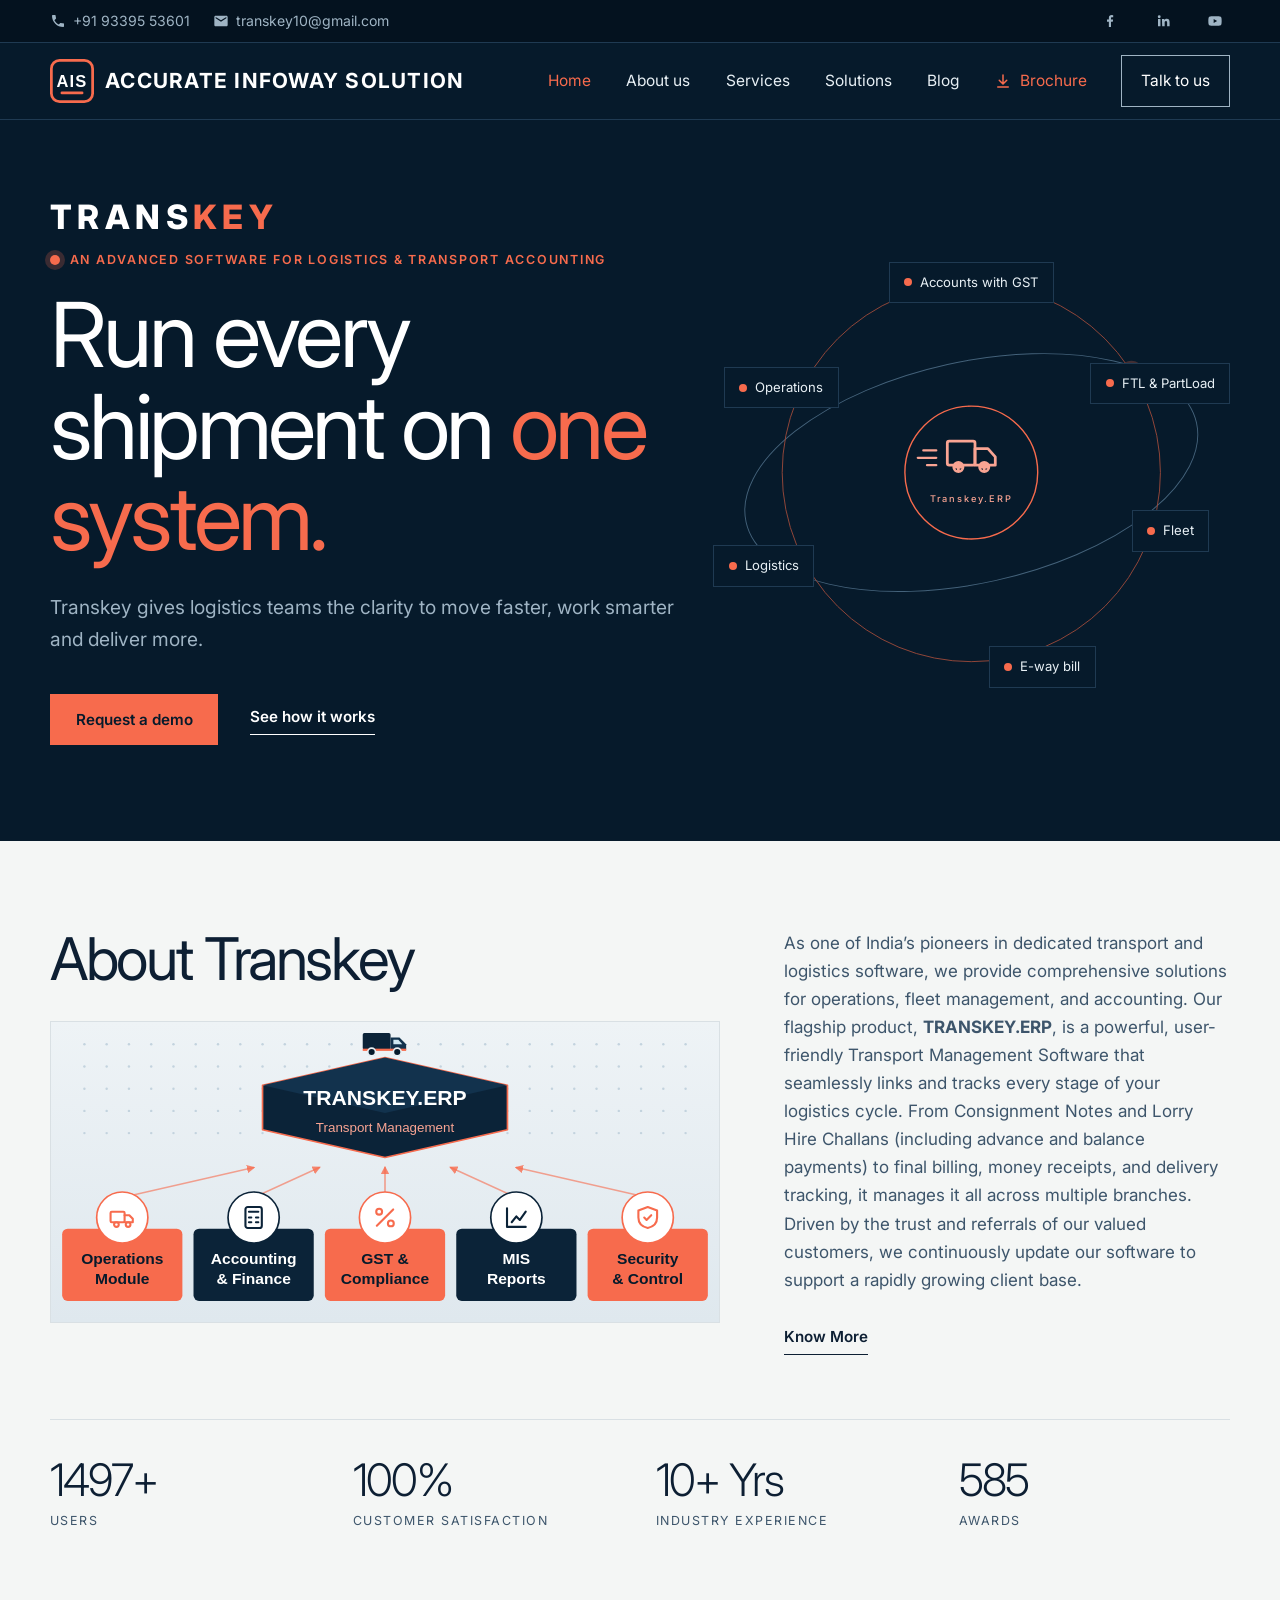
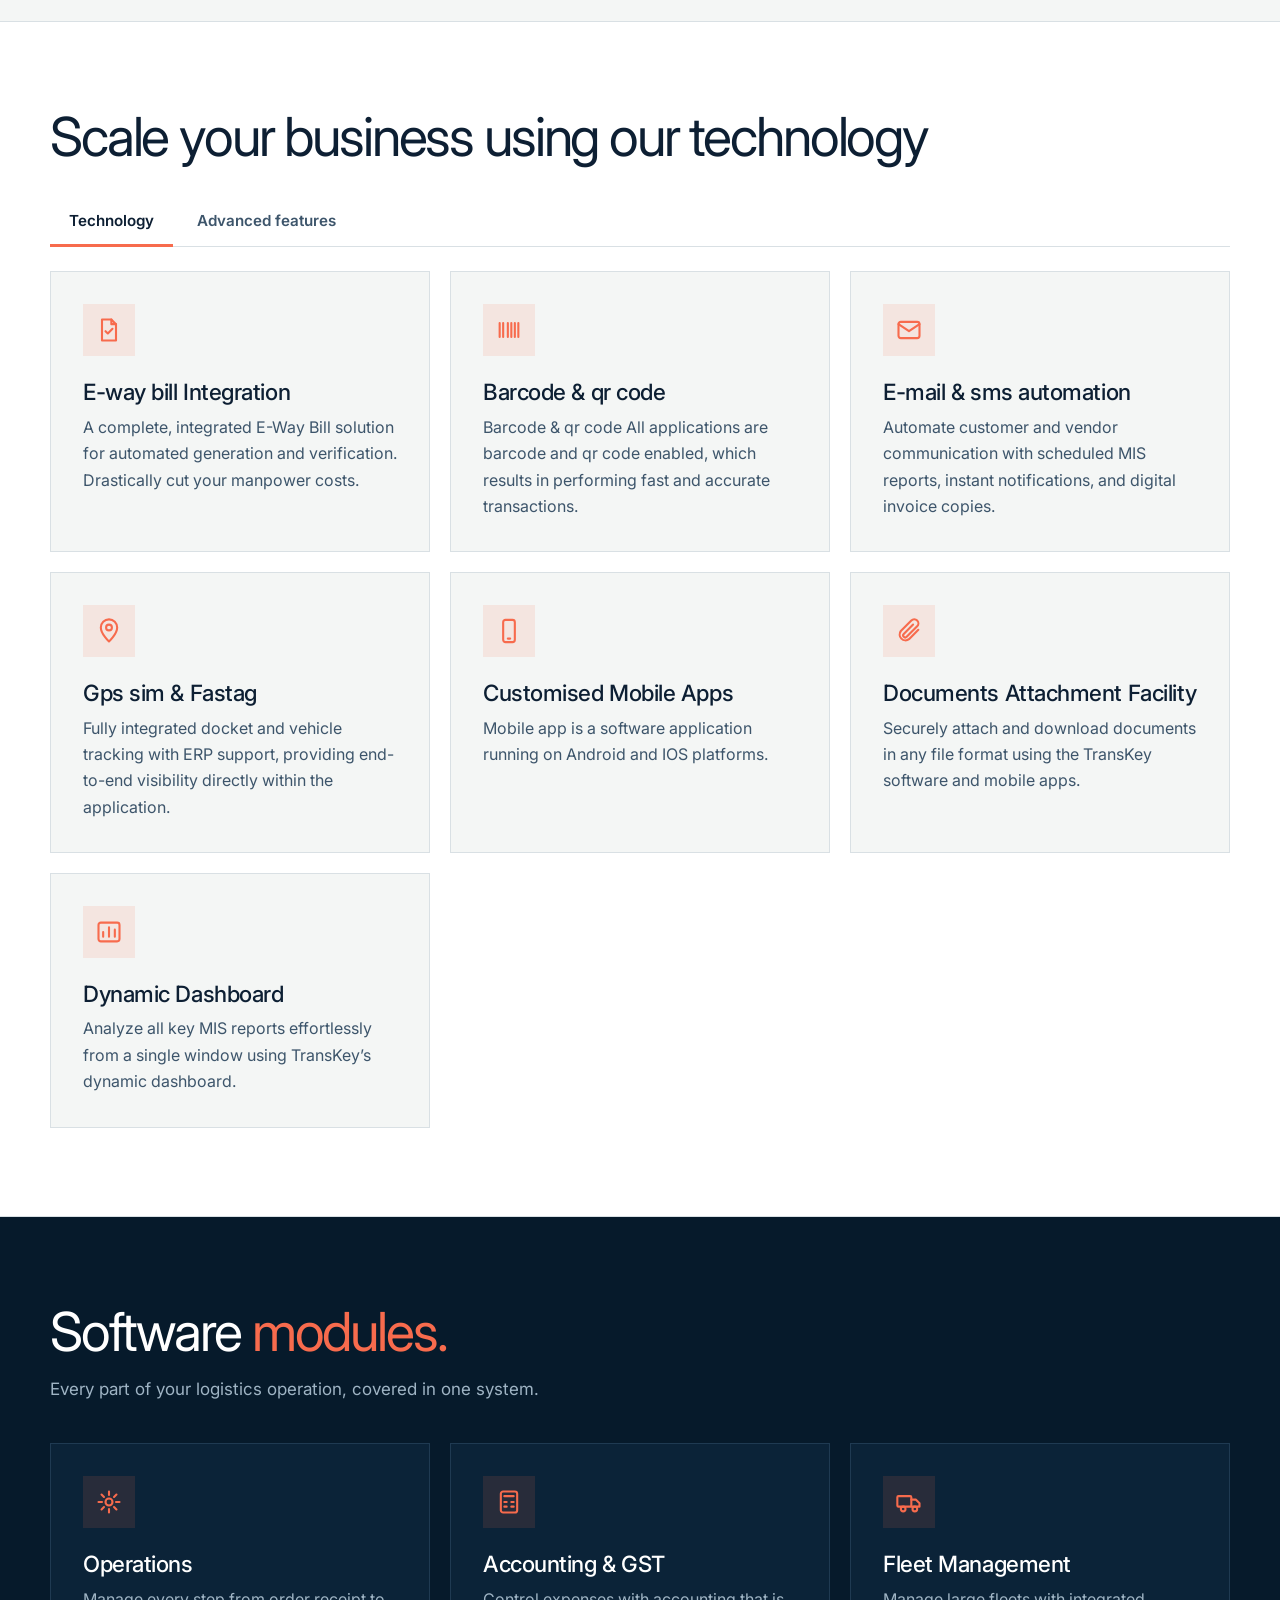
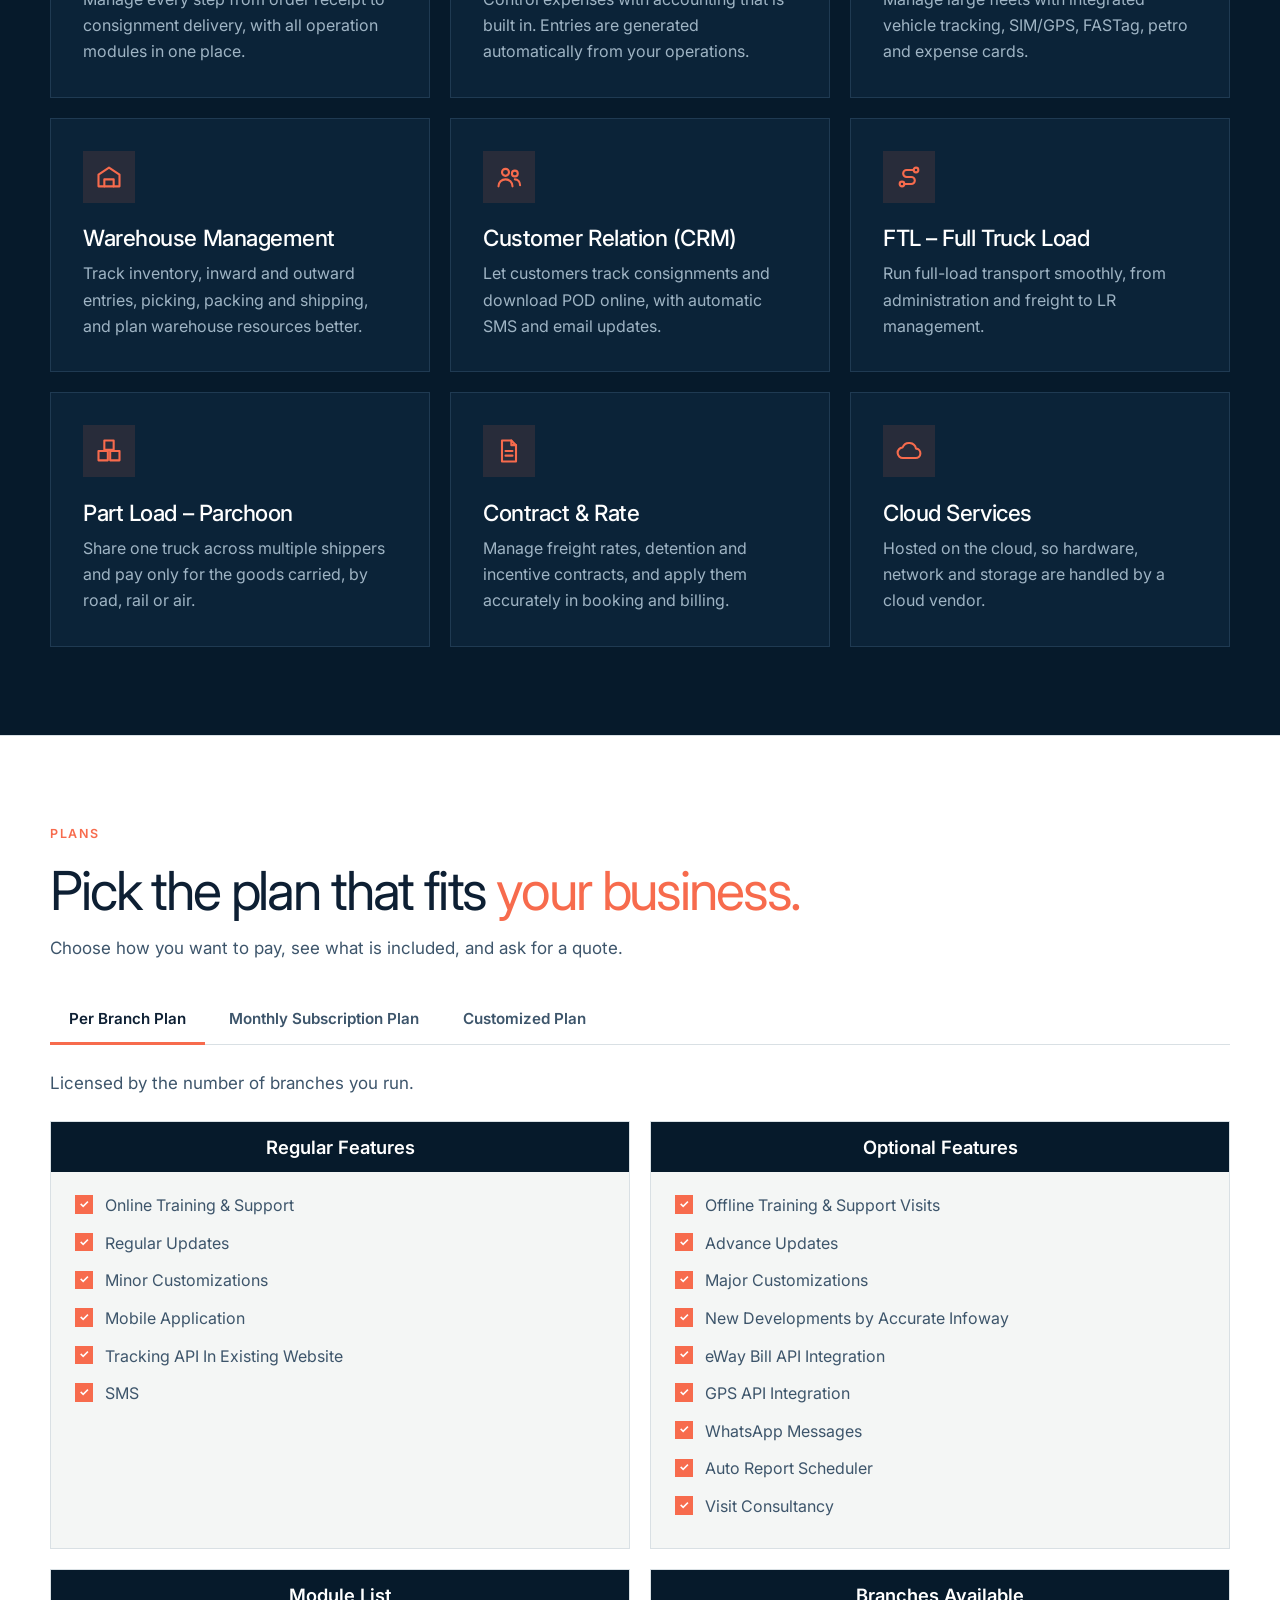
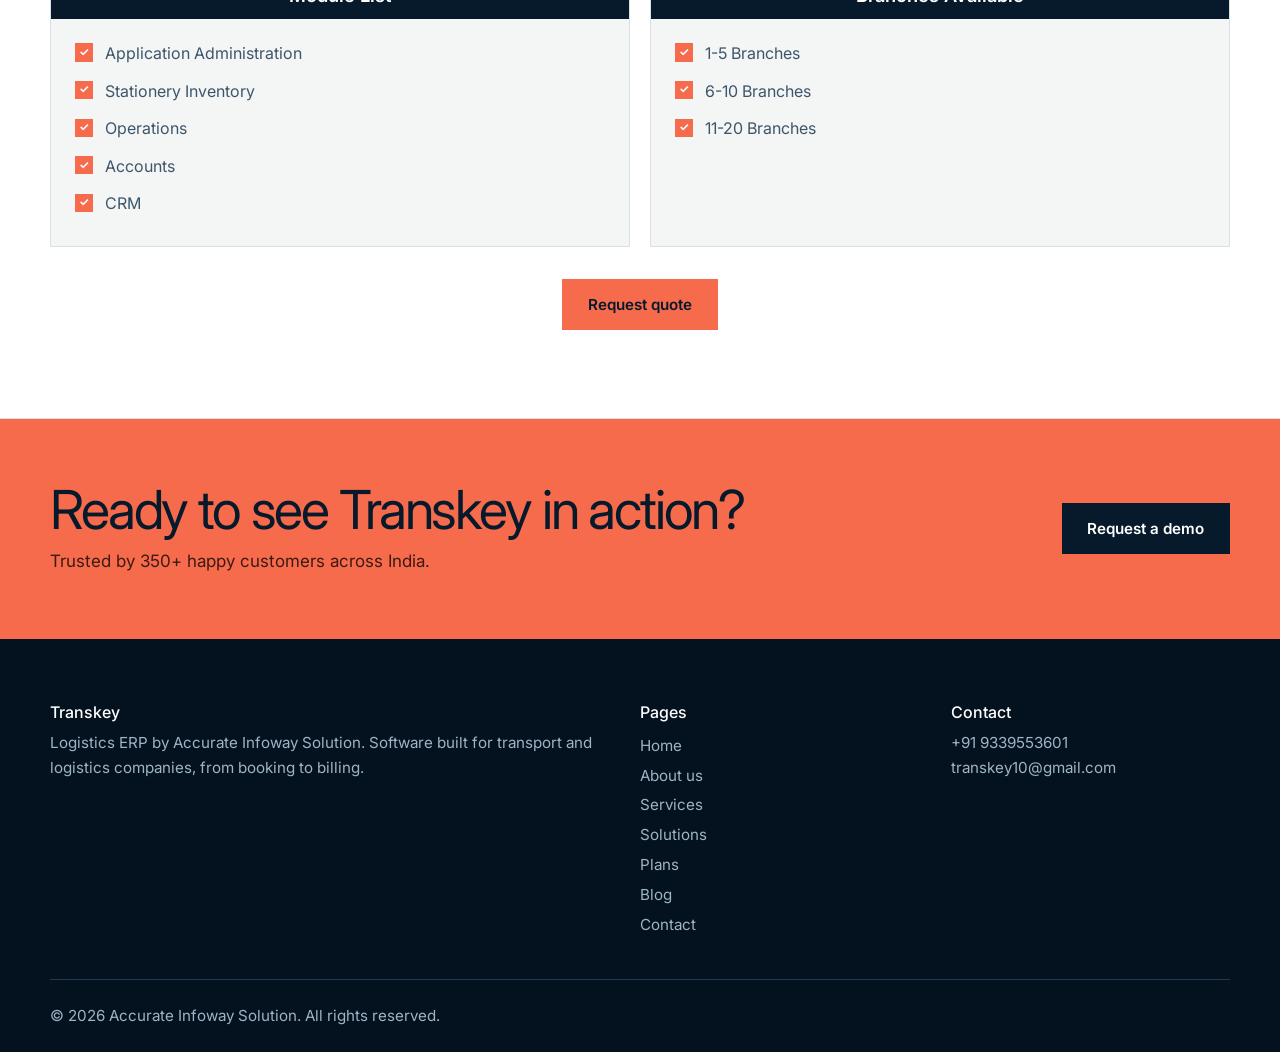
<file: index.html>
<!DOCTYPE html>
<html lang="en">
<head>
<meta charset="utf-8">
<meta name="viewport" content="width=device-width, initial-scale=1">
<title>Transkey | Transport &amp; Logistics ERP Software by Accurate Infoway Solution</title>
<meta name="description" content="Transkey is a transport management and logistics ERP from Accurate Infoway Solution, Kolkata. Booking, billing, GST, e-way bill and fleet in one system.">
<link rel="preconnect" href="https://fonts.googleapis.com">
<link rel="preconnect" href="https://fonts.gstatic.com" crossorigin>
<link href="https://fonts.googleapis.com/css2?family=Inter:wght@300;400;500;600;700&display=swap" rel="stylesheet">
<link rel="stylesheet" href="style.css">
</head>
<body>

<!-- Icon sprite: used by cards as <svg class="ico"><use href="#i-name"/></svg> -->
<svg width="0" height="0" style="position:absolute" aria-hidden="true">
<symbol id="i-download" viewBox="0 0 24 24"><path d="M12 4v11M7 11l5 5 5-5M5 20h14"/></symbol>
<symbol id="i-doc" viewBox="0 0 24 24"><path d="M6 3h8l4 4v14H6z"/><path d="M14 3v4h4M9 13l2 2 4-4"/></symbol>
<symbol id="i-barcode" viewBox="0 0 24 24"><path d="M4 6v12M7 6v12M11 6v12M14 6v12M17 6v12M20 6v12"/></symbol>
<symbol id="i-mail" viewBox="0 0 24 24"><rect x="3" y="5" width="18" height="14" rx="2"/><path d="M3 7l9 6 9-6"/></symbol>
<symbol id="i-pin" viewBox="0 0 24 24"><path d="M12 21s7-6.5 7-12a7 7 0 0 0-14 0c0 5.500 7 12 7 12z"/><circle cx="12" cy="9" r="2.500"/></symbol>
<symbol id="i-mobile" viewBox="0 0 24 24"><rect x="7" y="2.500" width="10" height="19" rx="2"/><path d="M11 18.500h2"/></symbol>
<symbol id="i-clip" viewBox="0 0 24 24"><path d="M20 11l-8 8a5 5 0 0 1-7-7l9-9a3.300 3.300 0 0 1 5 5l-9 9a1.700 1.700 0 0 1-2.500-2.500l8-8"/></symbol>
<symbol id="i-dash" viewBox="0 0 24 24"><rect x="3" y="4" width="18" height="16" rx="2"/><path d="M7 16v-4M12 16V8M17 16v-6"/></symbol>
<symbol id="i-gear" viewBox="0 0 24 24"><circle cx="12" cy="12" r="3"/><path d="M12 3v3M12 18v3M3 12h3M18 12h3M5.600 5.600l2.100 2.100M16.300 16.300l2.100 2.100M18.400 5.600l-2.100 2.100M7.700 16.300l-2.100 2.100"/></symbol>
<symbol id="i-calc" viewBox="0 0 24 24"><rect x="5" y="3" width="14" height="18" rx="2"/><path d="M8 7h8M8 12h2M14 12h2M8 16h2M14 16h2"/></symbol>
<symbol id="i-truck" viewBox="0 0 24 24"><rect x="2" y="7" width="12" height="9" rx="1"/><path d="M14 10h4l3 3v3h-7"/><circle cx="7" cy="18" r="2"/><circle cx="17" cy="18" r="2"/></symbol>
<symbol id="i-warehouse" viewBox="0 0 24 24"><path d="M3 10l9-6 9 6v10H3z"/><path d="M8 20v-6h8v6"/></symbol>
<symbol id="i-users" viewBox="0 0 24 24"><circle cx="9" cy="8" r="3"/><path d="M3 20c0-3.500 2.700-6 6-6s6 2.500 6 6"/><circle cx="17" cy="9" r="2.500"/><path d="M17 14c2.500 0 4.500 2 4.500 5"/></symbol>
<symbol id="i-route" viewBox="0 0 24 24"><circle cx="6" cy="18" r="2"/><circle cx="18" cy="6" r="2"/><path d="M8 18h6a3 3 0 0 0 0-6h-4a3 3 0 0 1 0-6h6"/></symbol>
<symbol id="i-boxes" viewBox="0 0 24 24"><rect x="3" y="12" width="8" height="8"/><rect x="13" y="12" width="8" height="8"/><rect x="8" y="3" width="8" height="8"/></symbol>
<symbol id="i-contract" viewBox="0 0 24 24"><path d="M6 3h8l4 4v14H6z"/><path d="M14 3v4h4M9 12h6M9 16h6"/></symbol>
<symbol id="i-cloud" viewBox="0 0 24 24"><path d="M7 18a4.500 4.500 0 0 1-.5-9A6 6 0 0 1 18 10a4 4 0 0 1-.5 8z"/></symbol>
<symbol id="i-building" viewBox="0 0 24 24"><rect x="5" y="3" width="14" height="18" rx="1"/><path d="M9 7h2M13 7h2M9 11h2M13 11h2M10 21v-4h4v4"/></symbol>
<symbol id="i-book" viewBox="0 0 24 24"><path d="M5 4h11a3 3 0 0 1 3 3v13H8a3 3 0 0 1-3-3z"/><path d="M5 17a3 3 0 0 1 3-3h11"/></symbol>
<symbol id="i-percent" viewBox="0 0 24 24"><path d="M19 5L5 19"/><circle cx="7" cy="7" r="2.500"/><circle cx="17" cy="17" r="2.500"/></symbol>
<symbol id="i-cal" viewBox="0 0 24 24"><rect x="3" y="5" width="18" height="16" rx="2"/><path d="M3 10h18M8 3v4M16 3v4"/></symbol>
<symbol id="i-chart" viewBox="0 0 24 24"><path d="M4 20V4M4 20h16"/><path d="M8 16l4-5 3 3 5-7"/></symbol>
<symbol id="i-sliders" viewBox="0 0 24 24"><path d="M4 7h10M18 7h2M4 17h2M10 17h10"/><circle cx="16" cy="7" r="2"/><circle cx="8" cy="17" r="2"/></symbol>
<symbol id="i-headset" viewBox="0 0 24 24"><path d="M5 14v-2a7 7 0 0 1 14 0v2"/><rect x="3" y="14" width="4" height="6" rx="1.500"/><rect x="17" y="14" width="4" height="6" rx="1.500"/></symbol>
<symbol id="i-target" viewBox="0 0 24 24"><circle cx="12" cy="12" r="9"/><circle cx="12" cy="12" r="5"/><circle cx="12" cy="12" r="1"/></symbol>
<symbol id="i-eye" viewBox="0 0 24 24"><path d="M2 12s4-7 10-7 10 7 10 7-4 7-10 7S2 12 2 12z"/><circle cx="12" cy="12" r="3"/></symbol>
<symbol id="i-shield" viewBox="0 0 24 24"><path d="M12 3l8 3v6c0 5-3.500 8-8 9-4.500-1-8-4-8-9V6z"/><path d="M9 12l2 2 4-4"/></symbol>
<symbol id="i-code" viewBox="0 0 24 24"><path d="M8 7l-5 5 5 5M16 7l5 5-5 5M14 4l-4 16"/></symbol>
</svg>

<!-- Top contact bar -->
<div class="topbar">
  <div class="wrap">
    <div class="contact">
      <a href="tel:+919339553601"><svg viewBox="0 0 24 24" aria-hidden="true"><path d="M6.62 10.79c1.44 2.83 3.76 5.14 6.59 6.59l2.2-2.2c.27-.27.67-.36 1.02-.24 1.12.37 2.33.57 3.57.57.55 0 1 .45 1 1V20c0 .55-.45 1-1 1-9.39 0-17-7.61-17-17 0-.55.45-1 1-1h3.5c.55 0 1 .45 1 1 0 1.25.2 2.45.57 3.57.11.35.03.74-.25 1.02l-2.2 2.2z"/></svg>+91 93395 53601</a>
      <a href="mailto:transkey10@gmail.com"><svg viewBox="0 0 24 24" aria-hidden="true"><path d="M20 4H4c-1.1 0-2 .9-2 2v12c0 1.1.9 2 2 2h16c1.1 0 2-.9 2-2V6c0-1.1-.9-2-2-2zm0 4l-8 5-8-5V6l8 5 8-5v2z"/></svg>transkey10@gmail.com</a>
    </div>
    <div class="social">
      <!-- Replace each href="#" with your real profile URL -->
      <a href="https://www.facebook.com/accurateinfowaysolution/" target="_blank" rel="noopener" aria-label="Facebook"><svg viewBox="0 0 24 24"><path d="M13.5 21v-8h2.7l.4-3.2h-3.1V7.8c0-.9.3-1.5 1.6-1.5h1.7V3.4A22 22 0 0 0 14.4 3c-2.4 0-4.1 1.5-4.1 4.2v2.6H7.5V13h2.8v8z"/></svg></a>
      <a href="#" target="_blank" rel="noopener" aria-label="LinkedIn"><svg viewBox="0 0 24 24"><path d="M4.5 9h3.7v11H4.5zM6.35 3.5a2.15 2.15 0 1 1 0 4.3 2.15 2.15 0 0 1 0-4.3zM10.4 9h3.5v1.5h.1c.5-.9 1.7-1.8 3.5-1.8 3.7 0 4.4 2.4 4.4 5.6V20h-3.7v-5.1c0-1.2 0-2.8-1.7-2.8s-2 1.3-2 2.7V20h-3.7z"/></svg></a>
      <a href="https://www.youtube.com/@anadvancetransportmanageme5018" target="_blank" rel="noopener" aria-label="YouTube"><svg viewBox="0 0 24 24"><path d="M21.600 7.200a2.500 2.500 0 0 0-1.800-1.800C18.200 5 12 5 12 5s-6.200 0-7.800.4A2.500 2.500 0 0 0 2.400 7.200C2 8.800 2 12 2 12s0 3.200.4 4.800a2.500 2.500 0 0 0 1.800 1.800C5.800 19 12 19 12 19s6.200 0 7.800-.4a2.500 2.500 0 0 0 1.800-1.800c.4-1.600.4-4.800.4-4.800s0-3.200-.4-4.800zM10 15V9l5.200 3z"/></svg></a>
    </div>
  </div>
</div>

<header>
  <div class="wrap bar">
    <a class="logo" href="index.html" aria-label="Transkey home"><svg class="logo-mark" viewBox="0 0 48 48" aria-hidden="true"><rect x="1.5" y="1.5" width="45" height="45" rx="9" fill="none" stroke="#f76b4d" stroke-width="3"/><text x="24" y="30" text-anchor="middle" font-family="Arial Black, Arial, sans-serif" font-weight="900" font-size="18" fill="#fff">AIS</text><path d="M13 37h22" stroke="#f76b4d" stroke-width="3" stroke-linecap="round"/></svg><span>Accurate Infoway Solution</span></a>
    <button class="menu-btn" id="menuBtn" aria-expanded="false" aria-controls="nav" aria-label="Menu"><span class="bars"><i></i><i></i><i></i></span></button>
    <nav id="nav" aria-label="Main">
      <ul>
        <li><a class="active" href="index.html">Home</a></li>
        <li><a href="about.html">About us</a></li>
        <li><a href="services.html">Services</a></li>
        <li><a href="solutions.html">Solutions</a></li>
        <li><a href="blog.html">Blog</a></li>
        <li><a class="brochure" href="transkey-brochure.pdf" download><svg class="ico-s" aria-hidden="true"><use href="#i-download"/></svg>Brochure</a></li>
        <li><a class="talk" href="contact.html">Talk to us</a></li>
      </ul>
    </nav>
  </div>
</header>

<main>

<div class="page show" id="home">
  <section class="hero">
    <div class="wrap">
      <div>
        <div class="hero-brand">TRANS<span>KEY</span></div>
        <div class="eyebrow dot">An Advanced Software for Logistics & Transport Accounting</div>
        <h1>Run every shipment on <em>one system.</em></h1>
        <p>Transkey gives logistics teams the clarity to move faster, work smarter and deliver more.</p>
        <div class="actions">
          <a class="btn" href="contact.html">Request a demo</a>
          <a class="link" href="services.html">See how it works</a>
        </div>
      </div>
      <div class="orbit" aria-hidden="true">
        <svg viewBox="0 0 560 476" aria-hidden="true">
          <ellipse class="ring" cx="280" cy="238" rx="250" ry="120" transform="rotate(-24 280 238)">
            <animateTransform attributeName="transform" type="rotate" from="-24 280 238" to="336 280 238" dur="70s" repeatCount="indefinite"/>
          </ellipse>
          <circle class="ring warm" cx="280" cy="238" r="205"/>
          <g>
            <animateMotion dur="14s" repeatCount="indefinite" path="M280 33a205 205 0 1 1 -0.01 0z"/>
            <circle r="12" fill="#f76b4d" opacity=".25"/><circle r="5" fill="#f76b4d"/>
          </g>
          <circle class="core" cx="280" cy="238" r="72"/>
          <g transform="translate(280 218)">
            <g class="truck-body">
              <g class="speed"><path d="M-52 -4h14M-58 4h20M-48 12h10"/></g>
              <g class="truck-line"><rect x="-26" y="-14" width="30" height="26" rx="2"/><path d="M4 -6h14l8 9v9H4z"/></g>
              <g class="wheel"><circle cx="-14" cy="14" r="5"/><path d="M-14 10v8M-18 14h8"/></g>
              <g class="wheel"><circle cx="14" cy="14" r="5"/><path d="M14 10v8M10 14h8"/></g>
            </g>
          </g>
          <text x="280" y="270" text-anchor="middle">Transkey.ERP</text>
        </svg>
        <span class="chip a">Operations</span><span class="chip b">FTL & PartLoad</span><span class="chip c">Fleet</span>
        <span class="chip d">Logistics</span><span class="chip e">Accounts with GST </span><span class="chip f">E-way bill</span>
      </div>
    </div>
  </section>

  <section class="section">
    <div class="wrap">
      <div class="intro">
        <div>
          <!-- <div class="eyebrow">01 / About us</div> -->
          <h2>About Transkey</h2>
          <picture class="about-pic side">
            <img src="images/about-transkey.svg" alt="TRANSKEY.ERP modules: Operations, Accounting and Finance, GST and Compliance, MIS Reports, Security and Control" width="1200" height="540" loading="lazy">
          </picture>
        </div>
        <div>
          <p>As one of India’s pioneers in dedicated transport and logistics software, we provide comprehensive solutions for operations, fleet management, and accounting. Our flagship product, <b>TRANSKEY.ERP</b>, is a powerful, user-friendly Transport Management Software that seamlessly links and tracks every stage of your logistics cycle. From Consignment Notes and Lorry Hire Challans (including advance and balance payments) to final billing, money receipts, and delivery tracking, it manages it all across multiple branches. Driven by the trust and referrals of our valued customers, we continuously update our software to support a rapidly growing client base.</p><br>
          <a class="link" href="about.html">Know More</a>
        </div>
      </div>
      <picture class="about-pic below">
        <source media="(max-width:700px)" srcset="images/about-transkey-mobile.svg">
        <img src="images/about-transkey.svg" alt="TRANSKEY.ERP modules: Operations, Accounting and Finance, GST and Compliance, MIS Reports, and Security and Control" width="1200" height="760" loading="lazy">
      </picture>
      <div class="stats">
        <div><strong>1500+</strong><span>Users</span></div>
        <div><strong>100%</strong><span>Customer Satisfaction</span></div>
        <div><strong>10+ Yrs</strong><span>Industry Experience</span></div>
        <div><strong>586</strong><span>Awards</span></div>
      </div>
    </div>
  </section>

  <section class="section white">
    <div class="wrap">
      <!-- <div class="eyebrow">02 / What Transkey does</div> -->
      <h2>Scale your business using our technology</h2>
      <div class="tabs" id="homeTabs" role="tablist" aria-label="Feature categories">
        <button type="button" class="tab" role="tab" data-t="tech" aria-selected="true">Technology</button>
        <button type="button" class="tab" role="tab" data-t="biz" aria-selected="false">Advanced features</button>
      </div>
      <div class="grid g3" id="techGrid" style="margin-top:0">
        <article class="item"><svg class="ico" aria-hidden="true"><use href="#i-doc"/></svg><h3>E-way bill Integration</h3><p>A complete, integrated E-Way Bill solution for automated generation and verification. Drastically cut your manpower costs.</p></article>
        <article class="item"><svg class="ico" aria-hidden="true"><use href="#i-barcode"/></svg><h3>Barcode & qr code</h3><p>Barcode & qr code
All applications are barcode and qr code enabled, which results in performing fast and accurate transactions.</p></article>
        <article class="item"><svg class="ico" aria-hidden="true"><use href="#i-mail"/></svg><h3>E-mail & sms automation</h3><p>Automate customer and vendor communication with scheduled MIS reports, instant notifications, and digital invoice copies.</p></article>
        <article class="item"><svg class="ico" aria-hidden="true"><use href="#i-pin"/></svg><h3>Gps sim & Fastag</h3><p>Fully integrated docket and vehicle tracking with ERP support, providing end-to-end visibility directly within the application.</p></article>
        <article class="item"><svg class="ico" aria-hidden="true"><use href="#i-mobile"/></svg><h3>Customised Mobile Apps</h3><p>Mobile app is a software application running on Android and IOS platforms.</p></article>
        <article class="item"><svg class="ico" aria-hidden="true"><use href="#i-clip"/></svg><h3>Documents Attachment Facility</h3><p>Securely attach and download documents in any file format using the TransKey software and mobile apps.</p></article>
        <article class="item"><svg class="ico" aria-hidden="true"><use href="#i-dash"/></svg><h3>Dynamic Dashboard</h3><p>Analyze all key MIS reports effortlessly from a single window using TransKey’s dynamic dashboard.</p></article>
      </div>
      <div class="grid g3" id="highlightGrid" style="margin-top:0" hidden></div>
      <p id="bizLink" style="margin-top:2rem" hidden>Select any card for full details. <a class="link" href="solutions.html">See the full feature list</a></p>
    </div>
  </section>

    <section class="section dark">
    <div class="wrap">
      <!-- <div class="eyebrow">03 / Software modules</div> -->
      <h2>Software <em>modules.</em></h2>
      <p>Every part of your logistics operation, covered in one system.</p>
      <div class="grid g3">

        <article class="item">
          <svg class="ico" aria-hidden="true"><use href="#i-gear"/></svg>
          <h3>Operations</h3>
          <p>Manage every step from order receipt to consignment delivery, with all operation modules in one place.</p>
        </article>

        <article class="item">
          <svg class="ico" aria-hidden="true"><use href="#i-calc"/></svg>
          <h3>Accounting &amp; GST</h3>
          <p>Control expenses with accounting that is built in. Entries are generated automatically from your operations.</p>
        </article>

        <article class="item">
          <svg class="ico" aria-hidden="true"><use href="#i-truck"/></svg>
          <h3>Fleet Management</h3>
          <p>Manage large fleets with integrated vehicle tracking, SIM/GPS, FASTag, petro and expense cards.</p>
        </article>

        <article class="item">
          <svg class="ico" aria-hidden="true"><use href="#i-warehouse"/></svg>
          <h3>Warehouse Management</h3>
          <p>Track inventory, inward and outward entries, picking, packing and shipping, and plan warehouse resources better.</p>
        </article>

        <article class="item">
          <svg class="ico" aria-hidden="true"><use href="#i-users"/></svg>
          <h3>Customer Relation (CRM)</h3>
          <p>Let customers track consignments and download POD online, with automatic SMS and email updates.</p>
        </article>

        <article class="item">
          <svg class="ico" aria-hidden="true"><use href="#i-route"/></svg>
          <h3>FTL – Full Truck Load</h3>
          <p>Run full-load transport smoothly, from administration and freight to LR management.</p>
        </article>

        <article class="item">
          <svg class="ico" aria-hidden="true"><use href="#i-boxes"/></svg>
          <h3>Part Load – Parchoon</h3>
          <p>Share one truck across multiple shippers and pay only for the goods carried, by road, rail or air.</p>
        </article>

        <article class="item">
          <svg class="ico" aria-hidden="true"><use href="#i-contract"/></svg>
          <h3>Contract &amp; Rate</h3>
          <p>Manage freight rates, detention and incentive contracts, and apply them accurately in booking and billing.</p>
        </article>

        <article class="item">
          <svg class="ico" aria-hidden="true"><use href="#i-cloud"/></svg>
          <h3>Cloud Services</h3>
          <p>Hosted on the cloud, so hardware, network and storage are handled by a cloud vendor.</p>
        </article>

      </div>
    </div>
  </section>

  <section class="section white" id="plans">
    <div class="wrap">
      <div class="eyebrow">Plans</div>
      <h2>Pick the plan that fits <em>your business.</em></h2>
      <p>Choose how you want to pay, see what is included, and ask for a quote.</p>
      <div class="tabs" id="planTabs" role="tablist" aria-label="Plans"></div>
      <div id="planPanel" class="plan-panel" role="tabpanel"></div>

      <div id="planCustom" class="plan-custom" role="tabpanel" hidden>
        <div class="plan-custom-intro">
          <h3>Build a plan around your business</h3>
          <p>Need a different mix of modules, branches or integrations? Tell us what you need and we will put together a plan and a quote for you.</p>
          <ul class="ticks">
            <li>Choose only the modules you need</li>
            <li>Any number of branches</li>
            <li>Custom features and integrations</li>
            <li>Training and support to match</li>
          </ul>
        </div>
        <form id="customForm" novalidate>
          <div class="row">
            <div class="field"><label for="cp-name">Your name</label><input id="cp-name" name="name" autocomplete="name" required><span class="err">Enter your name.</span></div>
            <div class="field"><label for="cp-company">Company name</label><input id="cp-company" name="company" autocomplete="organization" required><span class="err">Enter your company name.</span></div>
          </div>
          <div class="row">
            <div class="field"><label for="cp-mobile">Mobile number</label><input id="cp-mobile" name="mobile" type="tel" inputmode="tel" autocomplete="tel" placeholder="10-digit number" required><span class="err">Enter a valid 10-digit mobile number.</span></div>
            <div class="field"><label for="cp-email">Email</label><input id="cp-email" name="email" type="email" autocomplete="email" required><span class="err">Enter a valid email address.</span></div>
          </div>
          <div class="field"><label for="cp-branches">Number of branches</label>
            <select id="cp-branches" name="branches">
              <option value="">Select branches</option>
              <option>1-5 Branches</option><option>6-10 Branches</option><option>11-20 Branches</option><option>More than 20 Branches</option>
            </select>
          </div>
          <div class="field"><label for="cp-message">What do you need?</label><textarea id="cp-message" name="message" placeholder="Modules, integrations, anything specific"></textarea></div>
          <input type="checkbox" name="botcheck" class="hp" tabindex="-1" autocomplete="off" aria-hidden="true">
          <button class="btn" type="submit">Request custom plan</button>
          <div class="ok fail" id="cpFail" role="alert"></div>
          <div class="ok" id="cpOk" role="status">Thank you. We have received your request and will call you soon.</div>
        </form>
      </div>
    </div>
  </section>

</div>

</main>

<section class="cta" id="cta">
  <div class="wrap">
    <div><h2>Ready to see Transkey in action?</h2><p>Trusted by 350+ happy customers across India.</p></div>
    <a class="btn" href="contact.html">Request a demo</a>
  </div>
</section>

<footer>
  <div class="wrap cols">
    <div><h3>Transkey</h3><p>Logistics ERP by Accurate Infoway Solution. Software built for transport and logistics companies, from booking to billing.</p></div>
    <div><h3>Pages</h3><a href="index.html">Home</a><a href="about.html">About us</a><a href="services.html">Services</a><a href="solutions.html">Solutions</a><a href="index.html#plans">Plans</a><a href="blog.html">Blog</a><a href="contact.html">Contact</a></div>
    <div><h3>Contact</h3><p>+91 9339553601</p><p>transkey10@gmail.com</p></div>
  </div>
  <div class="wrap copy">&copy; <span id="yr"></span> Accurate Infoway Solution. All rights reserved.</div>
</footer>

<dialog id="featureDialog" aria-labelledby="dlgTitle">
  <button class="dlg-close" id="dlgClose" aria-label="Close">&times;</button>
  <h3 id="dlgTitle"></h3>
  <ul id="dlgList"></ul>
</dialog>

<script src="script.js"></script>
</body>
</html>
</file>
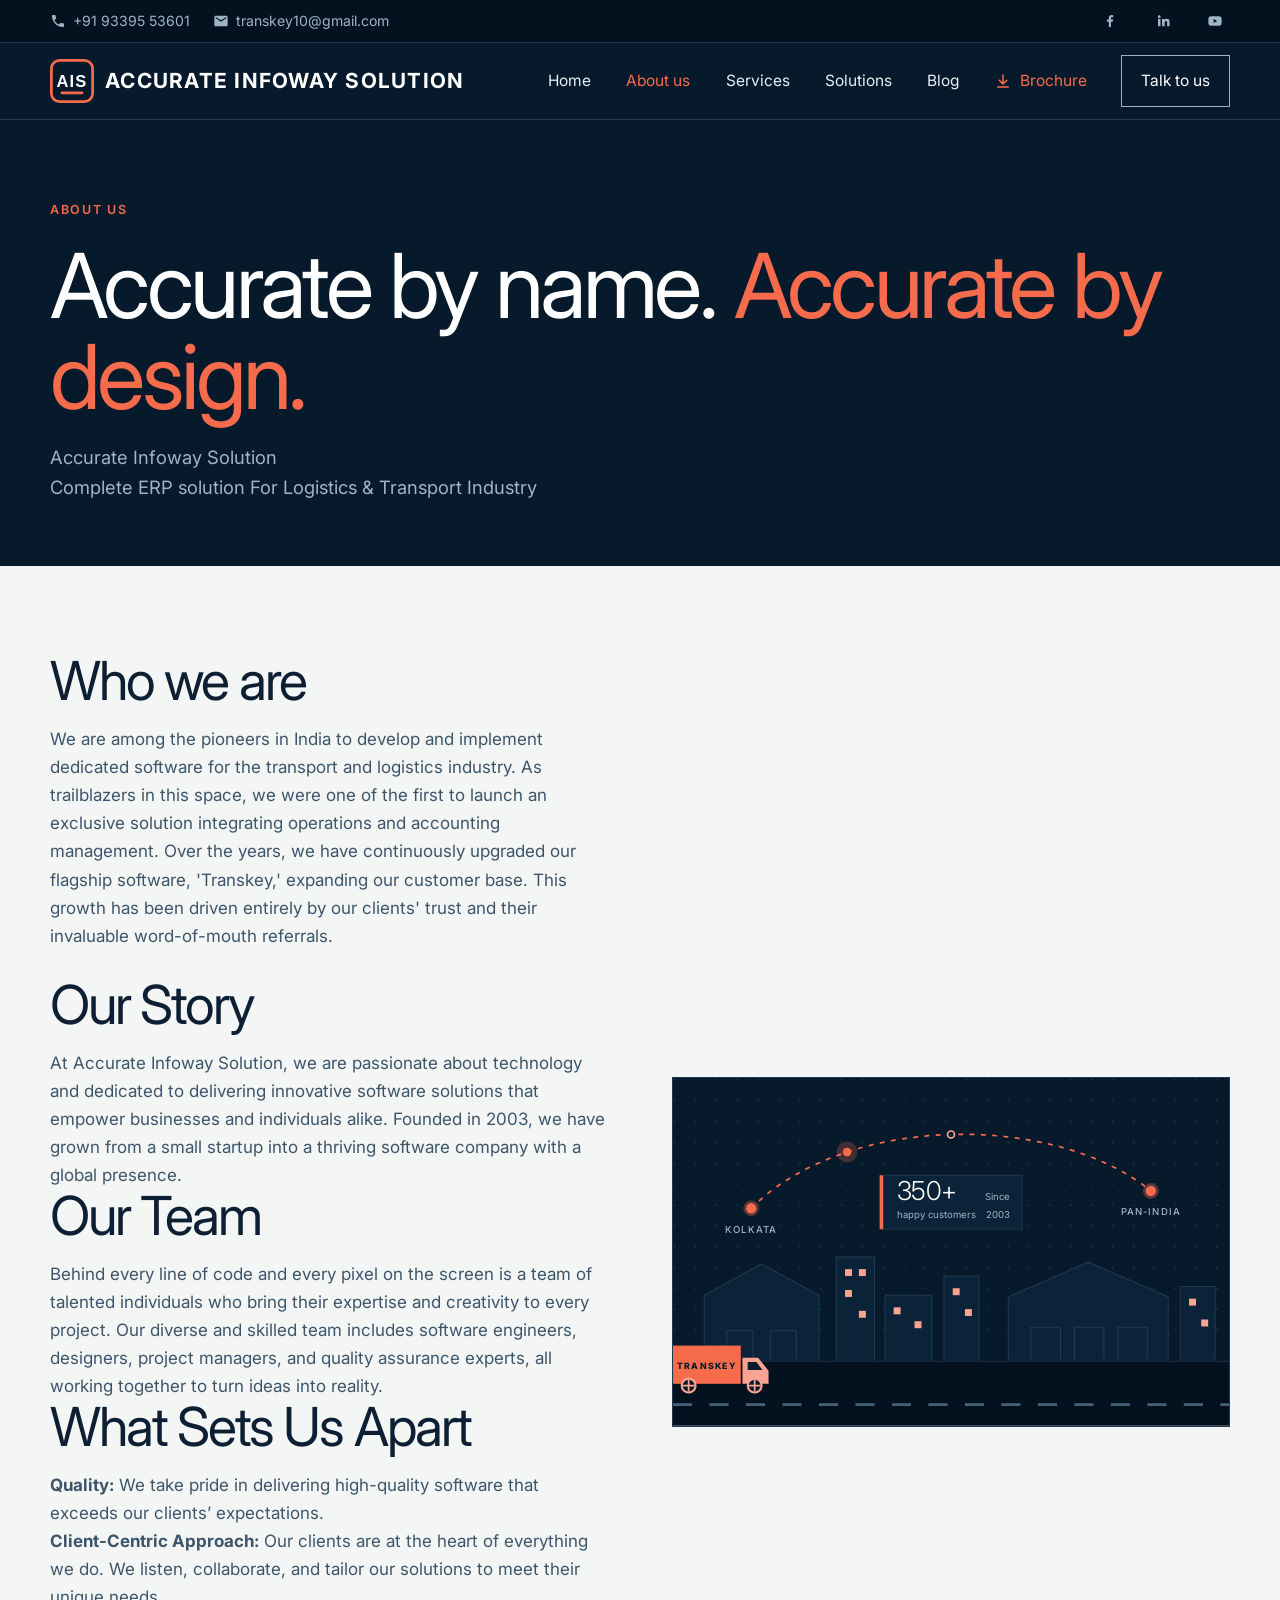
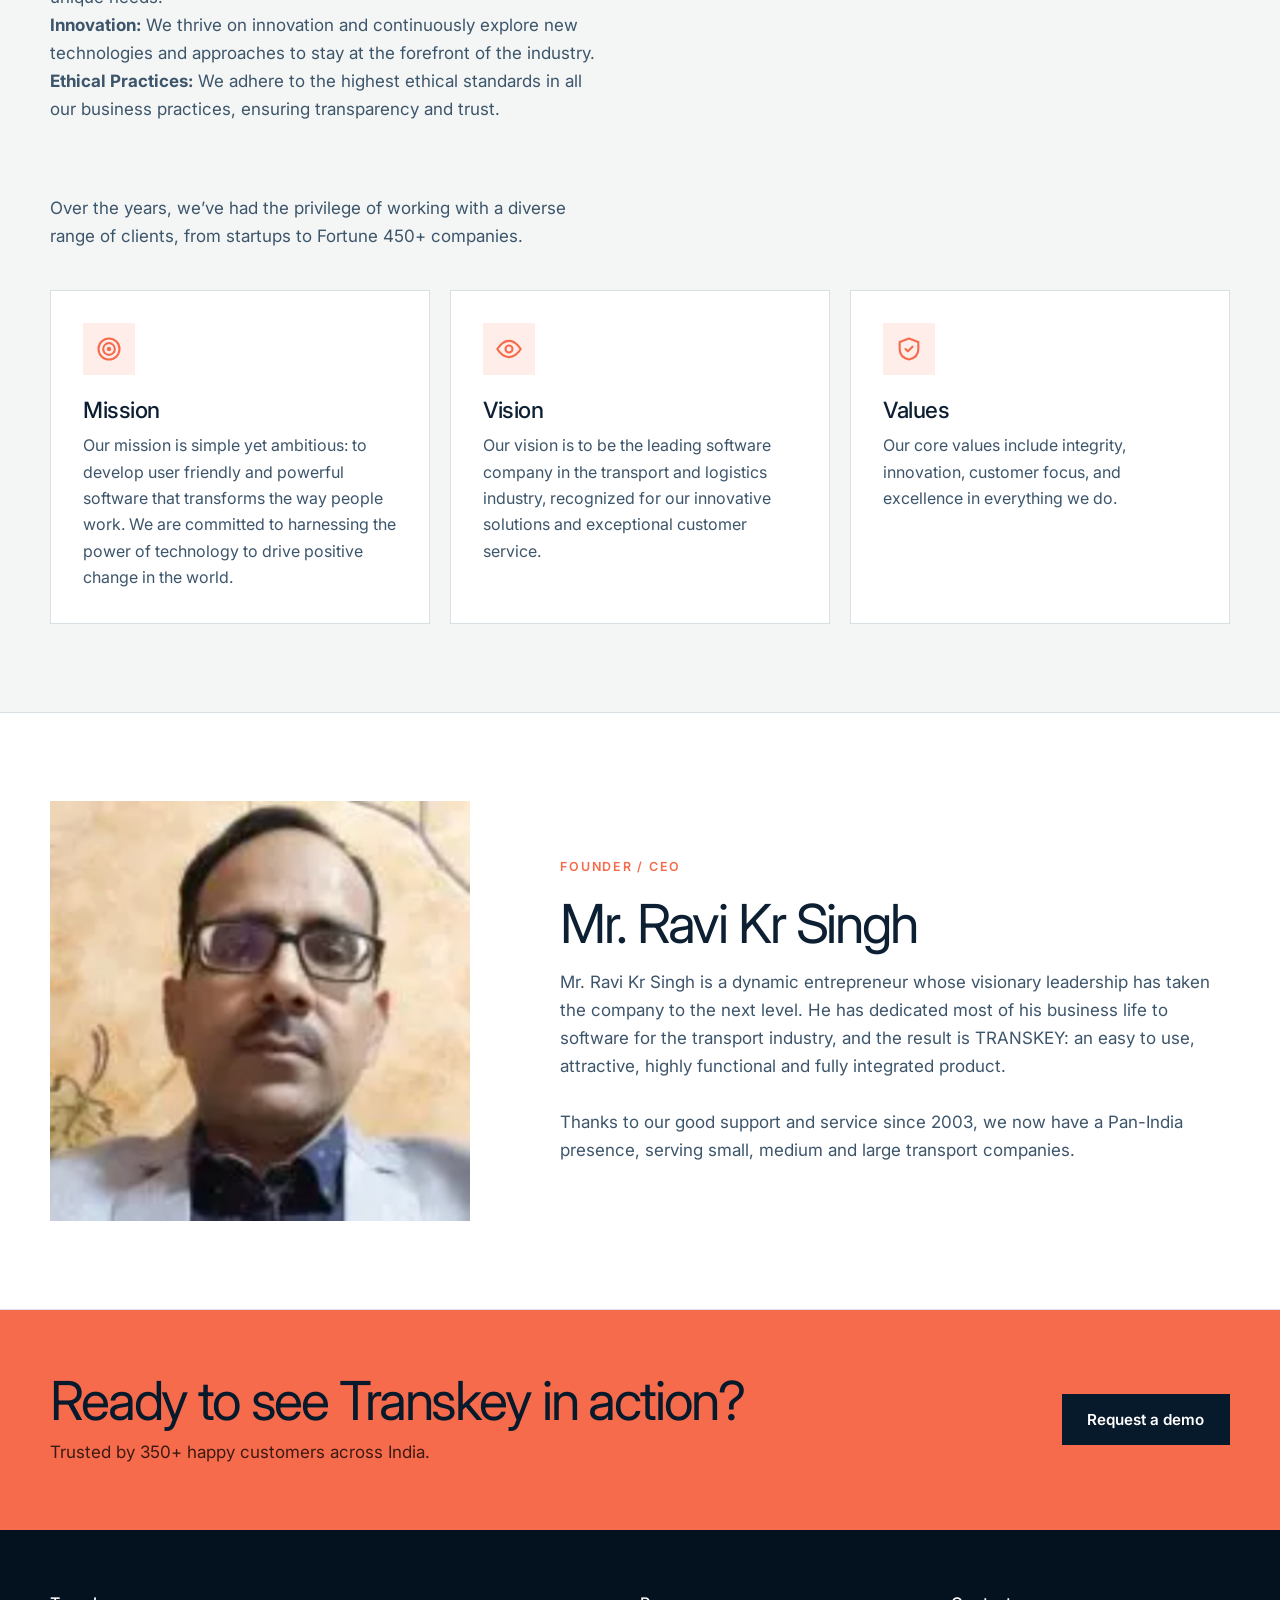
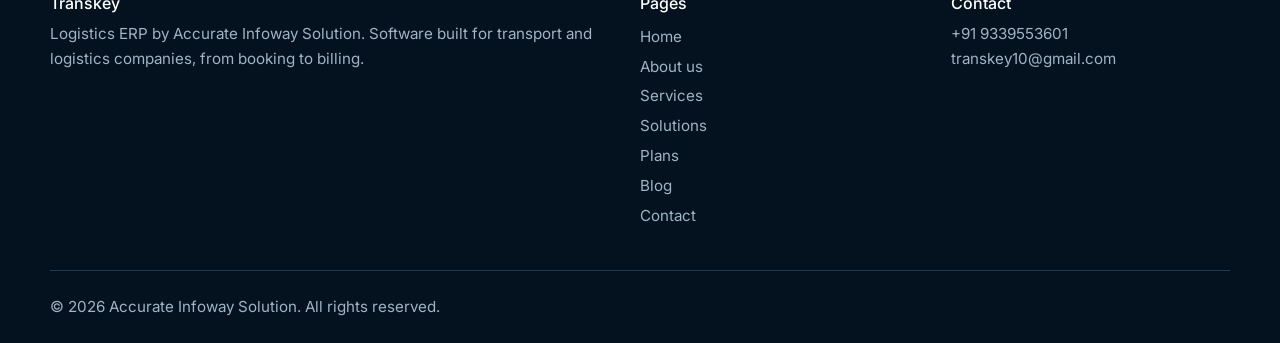
<file: about.html>
<!DOCTYPE html>
<html lang="en">
<head>
<meta charset="utf-8">
<meta name="viewport" content="width=device-width, initial-scale=1">
<title>About Us | Accurate Infoway Solution, Makers of Transkey</title>
<meta name="description" content="Meet Accurate Infoway Solution, the Kolkata team behind Transkey, a complete ERP solution for transport and logistics companies.">
<link rel="preconnect" href="https://fonts.googleapis.com">
<link rel="preconnect" href="https://fonts.gstatic.com" crossorigin>
<link href="https://fonts.googleapis.com/css2?family=Inter:wght@300;400;500;600;700&display=swap" rel="stylesheet">
<link rel="stylesheet" href="style.css">
</head>
<body>

<!-- Icon sprite: used by cards as <svg class="ico"><use href="#i-name"/></svg> -->
<svg width="0" height="0" style="position:absolute" aria-hidden="true">
<symbol id="i-download" viewBox="0 0 24 24"><path d="M12 4v11M7 11l5 5 5-5M5 20h14"/></symbol>
<symbol id="i-doc" viewBox="0 0 24 24"><path d="M6 3h8l4 4v14H6z"/><path d="M14 3v4h4M9 13l2 2 4-4"/></symbol>
<symbol id="i-barcode" viewBox="0 0 24 24"><path d="M4 6v12M7 6v12M11 6v12M14 6v12M17 6v12M20 6v12"/></symbol>
<symbol id="i-mail" viewBox="0 0 24 24"><rect x="3" y="5" width="18" height="14" rx="2"/><path d="M3 7l9 6 9-6"/></symbol>
<symbol id="i-pin" viewBox="0 0 24 24"><path d="M12 21s7-6.5 7-12a7 7 0 0 0-14 0c0 5.500 7 12 7 12z"/><circle cx="12" cy="9" r="2.500"/></symbol>
<symbol id="i-mobile" viewBox="0 0 24 24"><rect x="7" y="2.500" width="10" height="19" rx="2"/><path d="M11 18.500h2"/></symbol>
<symbol id="i-clip" viewBox="0 0 24 24"><path d="M20 11l-8 8a5 5 0 0 1-7-7l9-9a3.300 3.300 0 0 1 5 5l-9 9a1.700 1.700 0 0 1-2.500-2.500l8-8"/></symbol>
<symbol id="i-dash" viewBox="0 0 24 24"><rect x="3" y="4" width="18" height="16" rx="2"/><path d="M7 16v-4M12 16V8M17 16v-6"/></symbol>
<symbol id="i-gear" viewBox="0 0 24 24"><circle cx="12" cy="12" r="3"/><path d="M12 3v3M12 18v3M3 12h3M18 12h3M5.600 5.600l2.100 2.100M16.300 16.300l2.100 2.100M18.400 5.600l-2.100 2.100M7.700 16.300l-2.100 2.100"/></symbol>
<symbol id="i-calc" viewBox="0 0 24 24"><rect x="5" y="3" width="14" height="18" rx="2"/><path d="M8 7h8M8 12h2M14 12h2M8 16h2M14 16h2"/></symbol>
<symbol id="i-truck" viewBox="0 0 24 24"><rect x="2" y="7" width="12" height="9" rx="1"/><path d="M14 10h4l3 3v3h-7"/><circle cx="7" cy="18" r="2"/><circle cx="17" cy="18" r="2"/></symbol>
<symbol id="i-warehouse" viewBox="0 0 24 24"><path d="M3 10l9-6 9 6v10H3z"/><path d="M8 20v-6h8v6"/></symbol>
<symbol id="i-users" viewBox="0 0 24 24"><circle cx="9" cy="8" r="3"/><path d="M3 20c0-3.500 2.700-6 6-6s6 2.500 6 6"/><circle cx="17" cy="9" r="2.500"/><path d="M17 14c2.500 0 4.500 2 4.500 5"/></symbol>
<symbol id="i-route" viewBox="0 0 24 24"><circle cx="6" cy="18" r="2"/><circle cx="18" cy="6" r="2"/><path d="M8 18h6a3 3 0 0 0 0-6h-4a3 3 0 0 1 0-6h6"/></symbol>
<symbol id="i-boxes" viewBox="0 0 24 24"><rect x="3" y="12" width="8" height="8"/><rect x="13" y="12" width="8" height="8"/><rect x="8" y="3" width="8" height="8"/></symbol>
<symbol id="i-contract" viewBox="0 0 24 24"><path d="M6 3h8l4 4v14H6z"/><path d="M14 3v4h4M9 12h6M9 16h6"/></symbol>
<symbol id="i-cloud" viewBox="0 0 24 24"><path d="M7 18a4.500 4.500 0 0 1-.5-9A6 6 0 0 1 18 10a4 4 0 0 1-.5 8z"/></symbol>
<symbol id="i-building" viewBox="0 0 24 24"><rect x="5" y="3" width="14" height="18" rx="1"/><path d="M9 7h2M13 7h2M9 11h2M13 11h2M10 21v-4h4v4"/></symbol>
<symbol id="i-book" viewBox="0 0 24 24"><path d="M5 4h11a3 3 0 0 1 3 3v13H8a3 3 0 0 1-3-3z"/><path d="M5 17a3 3 0 0 1 3-3h11"/></symbol>
<symbol id="i-percent" viewBox="0 0 24 24"><path d="M19 5L5 19"/><circle cx="7" cy="7" r="2.500"/><circle cx="17" cy="17" r="2.500"/></symbol>
<symbol id="i-cal" viewBox="0 0 24 24"><rect x="3" y="5" width="18" height="16" rx="2"/><path d="M3 10h18M8 3v4M16 3v4"/></symbol>
<symbol id="i-chart" viewBox="0 0 24 24"><path d="M4 20V4M4 20h16"/><path d="M8 16l4-5 3 3 5-7"/></symbol>
<symbol id="i-sliders" viewBox="0 0 24 24"><path d="M4 7h10M18 7h2M4 17h2M10 17h10"/><circle cx="16" cy="7" r="2"/><circle cx="8" cy="17" r="2"/></symbol>
<symbol id="i-headset" viewBox="0 0 24 24"><path d="M5 14v-2a7 7 0 0 1 14 0v2"/><rect x="3" y="14" width="4" height="6" rx="1.500"/><rect x="17" y="14" width="4" height="6" rx="1.500"/></symbol>
<symbol id="i-target" viewBox="0 0 24 24"><circle cx="12" cy="12" r="9"/><circle cx="12" cy="12" r="5"/><circle cx="12" cy="12" r="1"/></symbol>
<symbol id="i-eye" viewBox="0 0 24 24"><path d="M2 12s4-7 10-7 10 7 10 7-4 7-10 7S2 12 2 12z"/><circle cx="12" cy="12" r="3"/></symbol>
<symbol id="i-shield" viewBox="0 0 24 24"><path d="M12 3l8 3v6c0 5-3.500 8-8 9-4.500-1-8-4-8-9V6z"/><path d="M9 12l2 2 4-4"/></symbol>
<symbol id="i-code" viewBox="0 0 24 24"><path d="M8 7l-5 5 5 5M16 7l5 5-5 5M14 4l-4 16"/></symbol>
</svg>

<!-- Top contact bar -->
<div class="topbar">
  <div class="wrap">
    <div class="contact">
      <a href="tel:+919339553601"><svg viewBox="0 0 24 24" aria-hidden="true"><path d="M6.62 10.79c1.44 2.83 3.76 5.14 6.59 6.59l2.2-2.2c.27-.27.67-.36 1.02-.24 1.12.37 2.33.57 3.57.57.55 0 1 .45 1 1V20c0 .55-.45 1-1 1-9.39 0-17-7.61-17-17 0-.55.45-1 1-1h3.5c.55 0 1 .45 1 1 0 1.25.2 2.45.57 3.57.11.35.03.74-.25 1.02l-2.2 2.2z"/></svg>+91 93395 53601</a>
      <a href="mailto:transkey10@gmail.com"><svg viewBox="0 0 24 24" aria-hidden="true"><path d="M20 4H4c-1.1 0-2 .9-2 2v12c0 1.1.9 2 2 2h16c1.1 0 2-.9 2-2V6c0-1.1-.9-2-2-2zm0 4l-8 5-8-5V6l8 5 8-5v2z"/></svg>transkey10@gmail.com</a>
    </div>
    <div class="social">
      <!-- Replace each href="#" with your real profile URL -->
      <a href="https://www.facebook.com/accurateinfowaysolution/" target="_blank" rel="noopener" aria-label="Facebook"><svg viewBox="0 0 24 24"><path d="M13.5 21v-8h2.7l.4-3.2h-3.1V7.8c0-.9.3-1.5 1.6-1.5h1.7V3.4A22 22 0 0 0 14.4 3c-2.4 0-4.1 1.5-4.1 4.2v2.6H7.5V13h2.8v8z"/></svg></a>
      <a href="#" target="_blank" rel="noopener" aria-label="LinkedIn"><svg viewBox="0 0 24 24"><path d="M4.5 9h3.7v11H4.5zM6.35 3.5a2.15 2.15 0 1 1 0 4.3 2.15 2.15 0 0 1 0-4.3zM10.4 9h3.5v1.5h.1c.5-.9 1.7-1.8 3.5-1.8 3.7 0 4.4 2.4 4.4 5.6V20h-3.7v-5.1c0-1.2 0-2.8-1.7-2.8s-2 1.3-2 2.7V20h-3.7z"/></svg></a>
      <a href="https://www.youtube.com/@anadvancetransportmanageme5018" target="_blank" rel="noopener" aria-label="YouTube"><svg viewBox="0 0 24 24"><path d="M21.600 7.200a2.500 2.500 0 0 0-1.800-1.800C18.200 5 12 5 12 5s-6.200 0-7.800.4A2.500 2.500 0 0 0 2.400 7.200C2 8.800 2 12 2 12s0 3.200.4 4.800a2.500 2.500 0 0 0 1.800 1.800C5.800 19 12 19 12 19s6.200 0 7.800-.4a2.500 2.500 0 0 0 1.800-1.800c.4-1.600.4-4.800.4-4.800s0-3.200-.4-4.800zM10 15V9l5.200 3z"/></svg></a>
    </div>
  </div>
</div>

<header>
  <div class="wrap bar">
    <a class="logo" href="index.html" aria-label="Transkey home"><svg class="logo-mark" viewBox="0 0 48 48" aria-hidden="true"><rect x="1.5" y="1.5" width="45" height="45" rx="9" fill="none" stroke="#f76b4d" stroke-width="3"/><text x="24" y="30" text-anchor="middle" font-family="Arial Black, Arial, sans-serif" font-weight="900" font-size="18" fill="#fff">AIS</text><path d="M13 37h22" stroke="#f76b4d" stroke-width="3" stroke-linecap="round"/></svg><span>Accurate Infoway Solution</span></a>
    <button class="menu-btn" id="menuBtn" aria-expanded="false" aria-controls="nav" aria-label="Menu"><span class="bars"><i></i><i></i><i></i></span></button>
    <nav id="nav" aria-label="Main">
      <ul>
        <li><a href="index.html">Home</a></li>
        <li><a class="active" href="about.html">About us</a></li>
        <li><a href="services.html">Services</a></li>
        <li><a href="solutions.html">Solutions</a></li>
        <li><a href="blog.html">Blog</a></li>
        <li><a class="brochure" href="transkey-brochure.pdf" download><svg class="ico-s" aria-hidden="true"><use href="#i-download"/></svg>Brochure</a></li>
        <li><a class="talk" href="contact.html">Talk to us</a></li>
      </ul>
    </nav>
  </div>
</header>

<main>

<div class="page show" id="about">
  <div class="page-head"><div class="wrap"><div class="eyebrow">About us</div><h1>Accurate by name. <em>Accurate by design.</em></h1><p>Accurate Infoway Solution<br>Complete ERP solution For Logistics & Transport Industry</p></div></div>
  <section class="section">
    <div class="wrap split">
      <div><h2>Who we are</h2><p>We are among the pioneers in India to develop and implement dedicated software for the transport and logistics industry. As trailblazers in this space, we were one of the first to launch an exclusive solution integrating operations and accounting management. Over the years, we have continuously upgraded our flagship software, 'Transkey,' expanding our customer base. This growth has been driven entirely by our clients' trust and their invaluable word-of-mouth referrals.</p><br>
        <h2>Our Story</h2>
<p>At Accurate Infoway Solution, we are passionate about technology and dedicated to delivering innovative software solutions that empower businesses and individuals alike. Founded in 2003, we have grown from a small startup into a thriving software company with a global presence.</p>


<h2>Our Team</h2>
<p>Behind every line of code and every pixel on the screen is a team of talented individuals who bring their expertise and creativity to every project. Our diverse and skilled team includes software engineers, designers, project managers, and quality assurance experts, all working together to turn ideas into reality.</p>

<h2>What Sets Us Apart</h2>
<p><strong>Quality:</strong> We take pride in delivering high-quality software that exceeds our clients’ expectations.</p>
<p><strong>Client-Centric Approach:</strong> Our clients are at the heart of everything we do. We listen, collaborate, and tailor our solutions to meet their unique needs.</p>
<p><strong>Innovation:</strong> We thrive on innovation and continuously explore new technologies and approaches to stay at the forefront of the industry.</p>
<p><strong>Ethical Practices:</strong> We adhere to the highest ethical standards in all our business practices, ensuring transparency and trust.</p>

<h2>Our Achievements</h2>
<p>Over the years, we’ve had the privilege of working with a diverse range of clients, from startups to Fortune 450+ companies.</p>
</div>
      <div class="about-art-wrap">
        <svg class="about-art" viewBox="0 0 640 400" role="img" aria-label="Animated illustration of a Transkey truck driving through a city while a route links Kolkata to the rest of India">
          <defs>
            <pattern id="aa-dots" width="24" height="24" patternUnits="userSpaceOnUse"><circle cx="2" cy="2" r="1" fill="#1f3a52"/></pattern>
          </defs>
          <rect width="640" height="400" fill="#061a2b"/>
          <rect width="640" height="300" fill="url(#aa-dots)"/>

          <!-- route across India -->
          <path id="aa-route" class="aa-route" d="M90 150C200 40 440 40 550 130"/>
          <circle class="aa-dot" r="5" fill="#f76b4d"><animateMotion dur="6s" repeatCount="indefinite"><mpath href="#aa-route"/></animateMotion></circle>
          <circle class="aa-dot" r="12" fill="#f76b4d" opacity=".25"><animateMotion dur="6s" repeatCount="indefinite"><mpath href="#aa-route"/></animateMotion></circle>
          <g class="aa-pin"><circle class="aa-pulse" cx="90" cy="150" r="9"/><circle cx="90" cy="150" r="6" fill="#f76b4d"/></g>
          <g class="aa-pin p2"><circle class="aa-pulse" cx="550" cy="130" r="9"/><circle cx="550" cy="130" r="6" fill="#f76b4d"/></g>
          <circle cx="320" cy="65" r="4" fill="#061a2b" stroke="#f9a493" stroke-width="2"/>
          <text class="aa-label" x="90" y="178" text-anchor="middle">Kolkata</text>
          <text class="aa-label" x="550" y="158" text-anchor="middle">Pan-India</text>

          <!-- floating stat card -->
          <g class="aa-float">
            <rect x="238" y="112" width="164" height="62" fill="#0b2338" stroke="#1f3a52"/>
            <rect x="238" y="112" width="4" height="62" fill="#f76b4d"/>
            <text x="258" y="141" class="aa-big">350+</text>
            <text x="258" y="161" class="aa-small">happy customers</text>
            <text x="388" y="141" class="aa-small" text-anchor="end">Since</text>
            <text x="388" y="161" class="aa-small" text-anchor="end" fill="#f9a493">2003</text>
          </g>

          <!-- skyline -->
          <g class="aa-city">
            <path d="M36 325V250L102 214 168 250V325z"/>
            <path d="M62 325v-34h30v34M112 325v-34h30v34" class="aa-door"/>
            <rect x="188" y="206" width="44" height="119"/>
            <rect x="244" y="250" width="54" height="75"/>
            <rect x="312" y="228" width="40" height="97"/>
            <path d="M386 325V252L478 212 570 252V325z"/>
            <path d="M412 325v-38h34v38M462 325v-38h34v38M512 325v-38h34v38" class="aa-door"/>
            <rect x="584" y="240" width="40" height="85"/>
          </g>
          <g class="aa-win">
            <rect x="198" y="220" width="8" height="8"/><rect x="214" y="220" width="8" height="8"/>
            <rect x="198" y="244" width="8" height="8"/><rect x="214" y="268" width="8" height="8"/>
            <rect x="254" y="264" width="8" height="8"/><rect x="278" y="280" width="8" height="8"/>
            <rect x="322" y="242" width="8" height="8"/><rect x="336" y="266" width="8" height="8"/>
            <rect x="594" y="254" width="8" height="8"/><rect x="608" y="278" width="8" height="8"/>
          </g>

          <!-- road -->
          <rect y="325" width="640" height="75" fill="#04121f"/>
          <line x1="0" y1="326" x2="640" y2="326" stroke="#1f3a52"/>
          <line class="aa-lane" x1="0" y1="376" x2="640" y2="376"/>

          <!-- truck -->
          <g transform="translate(0 352)">
            <g class="aa-truck">
              <g class="aa-bob">
                <g class="aa-speed"><path d="M-22 -34h14M-30 -24h22M-18 -14h10"/></g>
                <rect x="0" y="-44" width="78" height="44" fill="#f76b4d"/>
                <text x="39" y="-17" text-anchor="middle" class="aa-cargo">TRANSKEY</text>
                <path d="M80 -30h18l12 15v15H80z" fill="#f9a493"/>
                <path d="M86 -25h10l7 9H86z" fill="#061a2b"/>
                <g class="aa-wheel"><circle cx="18" cy="2" r="8"/><path d="M18 -4v12M12 2h12"/></g>
                <g class="aa-wheel"><circle cx="94" cy="2" r="8"/><path d="M94 -4v12M88 2h12"/></g>
              </g>
            </g>
          </g>
        </svg>
      </div>
    </div>
    <div class="wrap grid g3">
      <article class="item"><svg class="ico" aria-hidden="true"><use href="#i-target"/></svg><h3>Mission</h3><p>Our mission is simple yet ambitious: to develop user friendly and powerful software that transforms the way people work. We are committed to harnessing the power of technology to drive positive change in the world.</p></article>
      <article class="item"><svg class="ico" aria-hidden="true"><use href="#i-eye"/></svg><h3>Vision</h3><p>Our vision is to be the leading software company in the transport and logistics industry, recognized for our innovative solutions and exceptional customer service.</p></article>
      <article class="item"><svg class="ico" aria-hidden="true"><use href="#i-shield"/></svg><h3>Values</h3><p>Our core values include integrity, innovation, customer focus, and excellence in everything we do.</p></article>
    </div>
  </section>

  <section class="section white">
    <div class="wrap founder">
      <img src="images/founder.jpg" alt="Mr. Ravi Kr Singh, Founder and CEO">
      <div>
        <div class="eyebrow">Founder / CEO</div>
        <h2>Mr. Ravi Kr Singh</h2>
        <p>Mr. Ravi Kr Singh is a dynamic entrepreneur whose visionary leadership has taken the company to the next level. He has dedicated most of his business life to software for the transport industry, and the result is TRANSKEY: an easy to use, attractive, highly functional and fully integrated product.</p><br>
        <p>Thanks to our good support and service since 2003, we now have a Pan-India presence, serving small, medium and large transport companies.</p>
      </div>
    </div>
  </section>
</div>

</main>

<section class="cta" id="cta">
  <div class="wrap">
    <div><h2>Ready to see Transkey in action?</h2><p>Trusted by 350+ happy customers across India.</p></div>
    <a class="btn" href="contact.html">Request a demo</a>
  </div>
</section>

<footer>
  <div class="wrap cols">
    <div><h3>Transkey</h3><p>Logistics ERP by Accurate Infoway Solution. Software built for transport and logistics companies, from booking to billing.</p></div>
    <div><h3>Pages</h3><a href="index.html">Home</a><a href="about.html">About us</a><a href="services.html">Services</a><a href="solutions.html">Solutions</a><a href="index.html#plans">Plans</a><a href="blog.html">Blog</a><a href="contact.html">Contact</a></div>
    <div><h3>Contact</h3><p>+91 9339553601</p><p>transkey10@gmail.com</p></div>
  </div>
  <div class="wrap copy">&copy; <span id="yr"></span> Accurate Infoway Solution. All rights reserved.</div>
</footer>

<script src="script.js"></script>
</body>
</html>
</file>
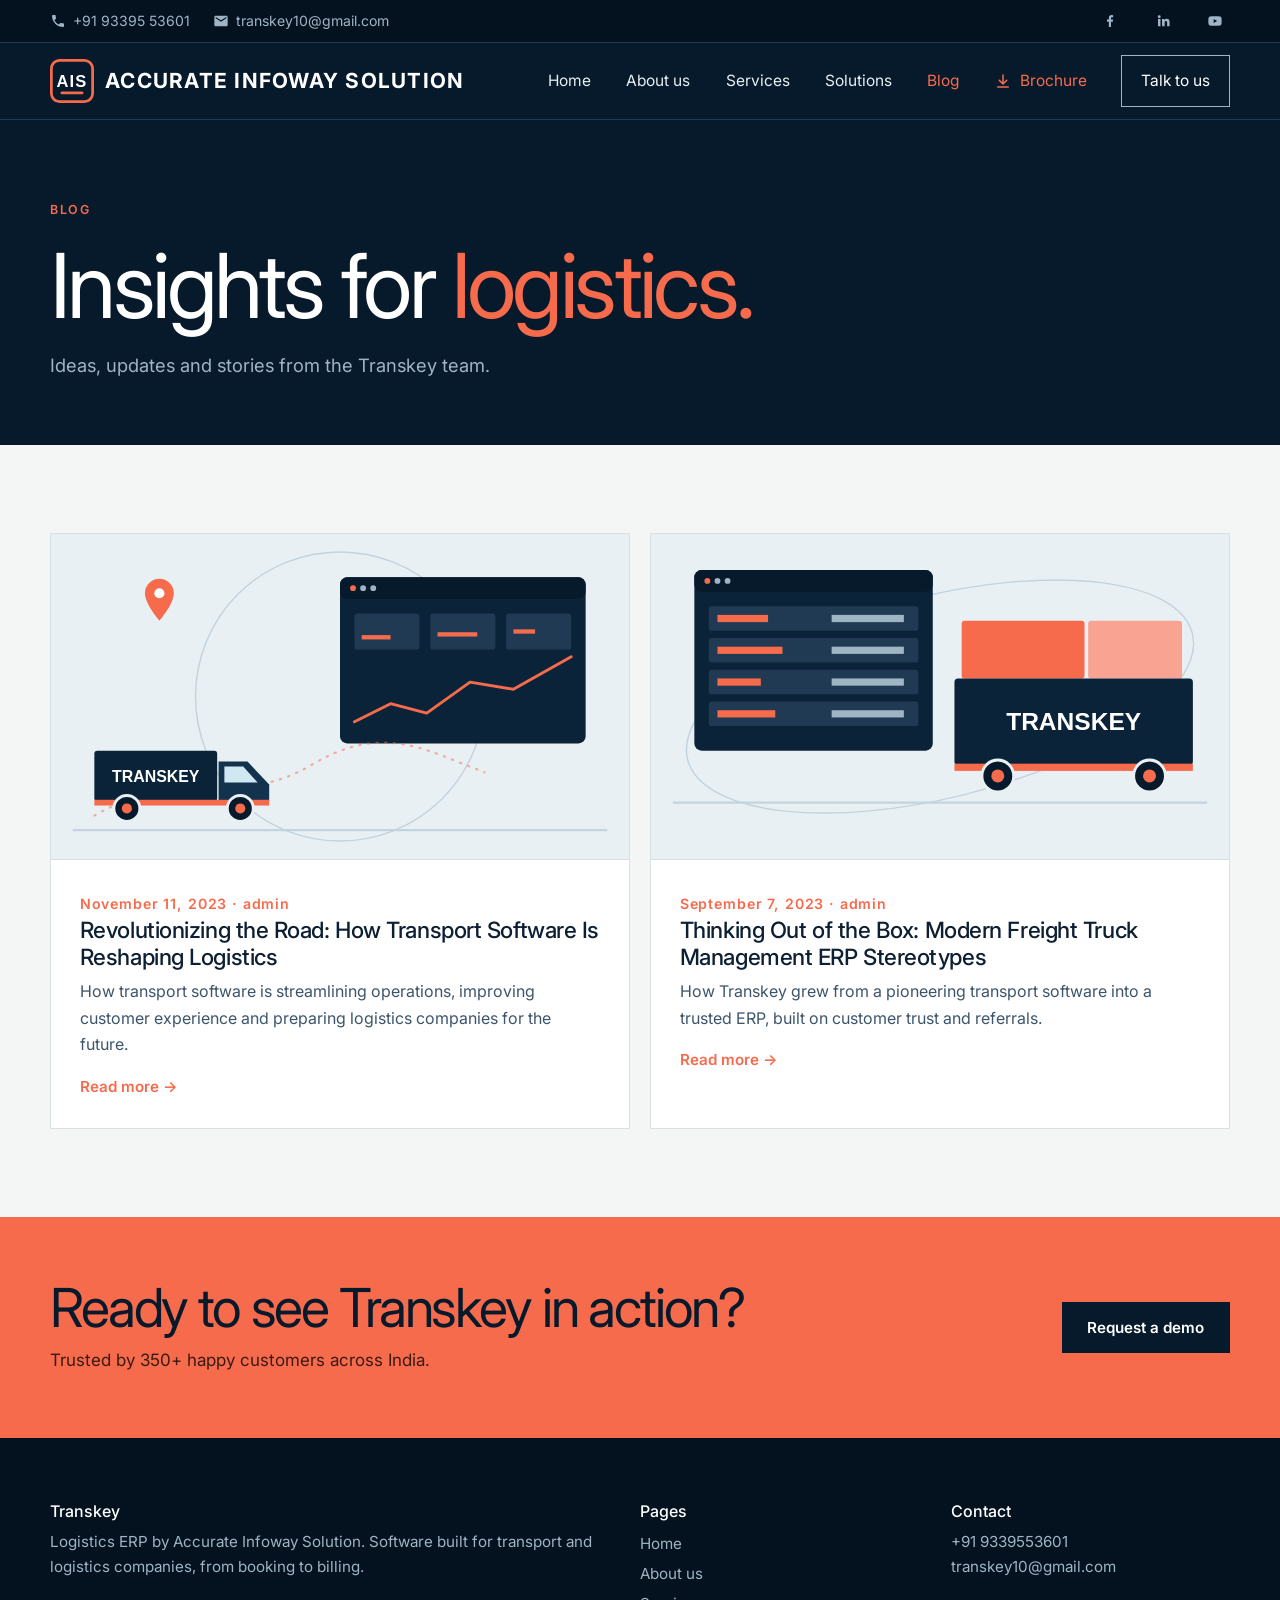
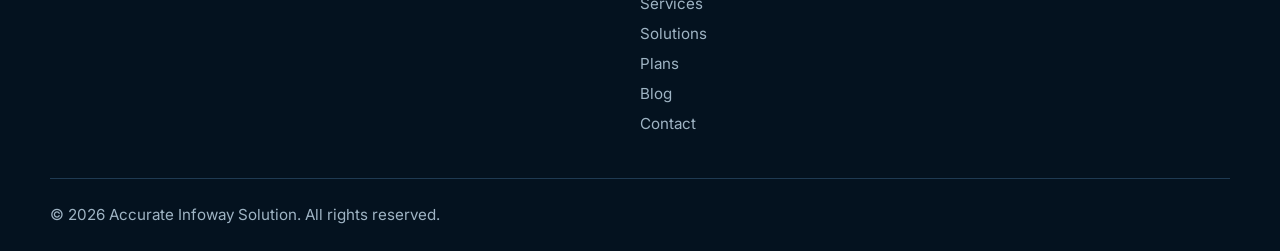
<file: blog.html>
<!DOCTYPE html>
<html lang="en">
<head>
<meta charset="utf-8">
<meta name="viewport" content="width=device-width, initial-scale=1">
<title>Blog | Transport &amp; Logistics Software Insights | Transkey</title>
<meta name="description" content="Ideas, updates and stories on transport software, logistics and ERP from the Transkey team at Accurate Infoway Solution.">
<link rel="preconnect" href="https://fonts.googleapis.com">
<link rel="preconnect" href="https://fonts.gstatic.com" crossorigin>
<link href="https://fonts.googleapis.com/css2?family=Inter:wght@300;400;500;600;700&display=swap" rel="stylesheet">
<link rel="stylesheet" href="style.css">
</head>
<body>

<!-- Icon sprite: used by cards as <svg class="ico"><use href="#i-name"/></svg> -->
<svg width="0" height="0" style="position:absolute" aria-hidden="true">
<symbol id="i-download" viewBox="0 0 24 24"><path d="M12 4v11M7 11l5 5 5-5M5 20h14"/></symbol>
<symbol id="i-doc" viewBox="0 0 24 24"><path d="M6 3h8l4 4v14H6z"/><path d="M14 3v4h4M9 13l2 2 4-4"/></symbol>
<symbol id="i-barcode" viewBox="0 0 24 24"><path d="M4 6v12M7 6v12M11 6v12M14 6v12M17 6v12M20 6v12"/></symbol>
<symbol id="i-mail" viewBox="0 0 24 24"><rect x="3" y="5" width="18" height="14" rx="2"/><path d="M3 7l9 6 9-6"/></symbol>
<symbol id="i-pin" viewBox="0 0 24 24"><path d="M12 21s7-6.5 7-12a7 7 0 0 0-14 0c0 5.500 7 12 7 12z"/><circle cx="12" cy="9" r="2.500"/></symbol>
<symbol id="i-mobile" viewBox="0 0 24 24"><rect x="7" y="2.500" width="10" height="19" rx="2"/><path d="M11 18.500h2"/></symbol>
<symbol id="i-clip" viewBox="0 0 24 24"><path d="M20 11l-8 8a5 5 0 0 1-7-7l9-9a3.300 3.300 0 0 1 5 5l-9 9a1.700 1.700 0 0 1-2.500-2.500l8-8"/></symbol>
<symbol id="i-dash" viewBox="0 0 24 24"><rect x="3" y="4" width="18" height="16" rx="2"/><path d="M7 16v-4M12 16V8M17 16v-6"/></symbol>
<symbol id="i-gear" viewBox="0 0 24 24"><circle cx="12" cy="12" r="3"/><path d="M12 3v3M12 18v3M3 12h3M18 12h3M5.600 5.600l2.100 2.100M16.300 16.300l2.100 2.100M18.400 5.600l-2.100 2.100M7.700 16.300l-2.100 2.100"/></symbol>
<symbol id="i-calc" viewBox="0 0 24 24"><rect x="5" y="3" width="14" height="18" rx="2"/><path d="M8 7h8M8 12h2M14 12h2M8 16h2M14 16h2"/></symbol>
<symbol id="i-truck" viewBox="0 0 24 24"><rect x="2" y="7" width="12" height="9" rx="1"/><path d="M14 10h4l3 3v3h-7"/><circle cx="7" cy="18" r="2"/><circle cx="17" cy="18" r="2"/></symbol>
<symbol id="i-warehouse" viewBox="0 0 24 24"><path d="M3 10l9-6 9 6v10H3z"/><path d="M8 20v-6h8v6"/></symbol>
<symbol id="i-users" viewBox="0 0 24 24"><circle cx="9" cy="8" r="3"/><path d="M3 20c0-3.500 2.700-6 6-6s6 2.500 6 6"/><circle cx="17" cy="9" r="2.500"/><path d="M17 14c2.500 0 4.500 2 4.500 5"/></symbol>
<symbol id="i-route" viewBox="0 0 24 24"><circle cx="6" cy="18" r="2"/><circle cx="18" cy="6" r="2"/><path d="M8 18h6a3 3 0 0 0 0-6h-4a3 3 0 0 1 0-6h6"/></symbol>
<symbol id="i-boxes" viewBox="0 0 24 24"><rect x="3" y="12" width="8" height="8"/><rect x="13" y="12" width="8" height="8"/><rect x="8" y="3" width="8" height="8"/></symbol>
<symbol id="i-contract" viewBox="0 0 24 24"><path d="M6 3h8l4 4v14H6z"/><path d="M14 3v4h4M9 12h6M9 16h6"/></symbol>
<symbol id="i-cloud" viewBox="0 0 24 24"><path d="M7 18a4.500 4.500 0 0 1-.5-9A6 6 0 0 1 18 10a4 4 0 0 1-.5 8z"/></symbol>
<symbol id="i-building" viewBox="0 0 24 24"><rect x="5" y="3" width="14" height="18" rx="1"/><path d="M9 7h2M13 7h2M9 11h2M13 11h2M10 21v-4h4v4"/></symbol>
<symbol id="i-book" viewBox="0 0 24 24"><path d="M5 4h11a3 3 0 0 1 3 3v13H8a3 3 0 0 1-3-3z"/><path d="M5 17a3 3 0 0 1 3-3h11"/></symbol>
<symbol id="i-percent" viewBox="0 0 24 24"><path d="M19 5L5 19"/><circle cx="7" cy="7" r="2.500"/><circle cx="17" cy="17" r="2.500"/></symbol>
<symbol id="i-cal" viewBox="0 0 24 24"><rect x="3" y="5" width="18" height="16" rx="2"/><path d="M3 10h18M8 3v4M16 3v4"/></symbol>
<symbol id="i-chart" viewBox="0 0 24 24"><path d="M4 20V4M4 20h16"/><path d="M8 16l4-5 3 3 5-7"/></symbol>
<symbol id="i-sliders" viewBox="0 0 24 24"><path d="M4 7h10M18 7h2M4 17h2M10 17h10"/><circle cx="16" cy="7" r="2"/><circle cx="8" cy="17" r="2"/></symbol>
<symbol id="i-headset" viewBox="0 0 24 24"><path d="M5 14v-2a7 7 0 0 1 14 0v2"/><rect x="3" y="14" width="4" height="6" rx="1.500"/><rect x="17" y="14" width="4" height="6" rx="1.500"/></symbol>
<symbol id="i-target" viewBox="0 0 24 24"><circle cx="12" cy="12" r="9"/><circle cx="12" cy="12" r="5"/><circle cx="12" cy="12" r="1"/></symbol>
<symbol id="i-eye" viewBox="0 0 24 24"><path d="M2 12s4-7 10-7 10 7 10 7-4 7-10 7S2 12 2 12z"/><circle cx="12" cy="12" r="3"/></symbol>
<symbol id="i-shield" viewBox="0 0 24 24"><path d="M12 3l8 3v6c0 5-3.500 8-8 9-4.500-1-8-4-8-9V6z"/><path d="M9 12l2 2 4-4"/></symbol>
<symbol id="i-code" viewBox="0 0 24 24"><path d="M8 7l-5 5 5 5M16 7l5 5-5 5M14 4l-4 16"/></symbol>
</svg>

<!-- Top contact bar -->
<div class="topbar">
  <div class="wrap">
    <div class="contact">
      <a href="tel:+919339553601"><svg viewBox="0 0 24 24" aria-hidden="true"><path d="M6.62 10.79c1.44 2.83 3.76 5.14 6.59 6.59l2.2-2.2c.27-.27.67-.36 1.02-.24 1.12.37 2.33.57 3.57.57.55 0 1 .45 1 1V20c0 .55-.45 1-1 1-9.39 0-17-7.61-17-17 0-.55.45-1 1-1h3.5c.55 0 1 .45 1 1 0 1.25.2 2.45.57 3.57.11.35.03.74-.25 1.02l-2.2 2.2z"/></svg>+91 93395 53601</a>
      <a href="mailto:transkey10@gmail.com"><svg viewBox="0 0 24 24" aria-hidden="true"><path d="M20 4H4c-1.1 0-2 .9-2 2v12c0 1.1.9 2 2 2h16c1.1 0 2-.9 2-2V6c0-1.1-.9-2-2-2zm0 4l-8 5-8-5V6l8 5 8-5v2z"/></svg>transkey10@gmail.com</a>
    </div>
    <div class="social">
      <!-- Replace each href="#" with your real profile URL -->
      <a href="https://www.facebook.com/accurateinfowaysolution/" target="_blank" rel="noopener" aria-label="Facebook"><svg viewBox="0 0 24 24"><path d="M13.5 21v-8h2.7l.4-3.2h-3.1V7.8c0-.9.3-1.5 1.6-1.5h1.7V3.4A22 22 0 0 0 14.4 3c-2.4 0-4.1 1.5-4.1 4.2v2.6H7.5V13h2.8v8z"/></svg></a>
      <a href="#" target="_blank" rel="noopener" aria-label="LinkedIn"><svg viewBox="0 0 24 24"><path d="M4.5 9h3.7v11H4.5zM6.35 3.5a2.15 2.15 0 1 1 0 4.3 2.15 2.15 0 0 1 0-4.3zM10.4 9h3.5v1.5h.1c.5-.9 1.7-1.8 3.5-1.8 3.7 0 4.4 2.4 4.4 5.6V20h-3.7v-5.1c0-1.2 0-2.8-1.7-2.8s-2 1.3-2 2.7V20h-3.7z"/></svg></a>
      <a href="https://www.youtube.com/@anadvancetransportmanageme5018" target="_blank" rel="noopener" aria-label="YouTube"><svg viewBox="0 0 24 24"><path d="M21.600 7.200a2.500 2.500 0 0 0-1.800-1.800C18.200 5 12 5 12 5s-6.200 0-7.800.4A2.500 2.500 0 0 0 2.400 7.200C2 8.800 2 12 2 12s0 3.200.4 4.800a2.500 2.500 0 0 0 1.800 1.800C5.800 19 12 19 12 19s6.200 0 7.800-.4a2.500 2.500 0 0 0 1.800-1.800c.4-1.600.4-4.800.4-4.800s0-3.200-.4-4.800zM10 15V9l5.200 3z"/></svg></a>
    </div>
  </div>
</div>

<header>
  <div class="wrap bar">
    <a class="logo" href="index.html" aria-label="Transkey home"><svg class="logo-mark" viewBox="0 0 48 48" aria-hidden="true"><rect x="1.5" y="1.5" width="45" height="45" rx="9" fill="none" stroke="#f76b4d" stroke-width="3"/><text x="24" y="30" text-anchor="middle" font-family="Arial Black, Arial, sans-serif" font-weight="900" font-size="18" fill="#fff">AIS</text><path d="M13 37h22" stroke="#f76b4d" stroke-width="3" stroke-linecap="round"/></svg><span>Accurate Infoway Solution</span></a>
    <button class="menu-btn" id="menuBtn" aria-expanded="false" aria-controls="nav" aria-label="Menu"><span class="bars"><i></i><i></i><i></i></span></button>
    <nav id="nav" aria-label="Main">
      <ul>
        <li><a href="index.html">Home</a></li>
        <li><a href="about.html">About us</a></li>
        <li><a href="services.html">Services</a></li>
        <li><a href="solutions.html">Solutions</a></li>
        <li><a class="active" href="blog.html">Blog</a></li>
        <li><a class="brochure" href="transkey-brochure.pdf" download><svg class="ico-s" aria-hidden="true"><use href="#i-download"/></svg>Brochure</a></li>
        <li><a class="talk" href="contact.html">Talk to us</a></li>
      </ul>
    </nav>
  </div>
</header>

<main>

<div class="page show" id="blog">
  <div class="page-head"><div class="wrap"><div class="eyebrow">Blog</div><h1>Insights for <em>logistics.</em></h1><p>Ideas, updates and stories from the Transkey team.</p></div></div>
  <section class="section">
    <div class="wrap grid g2" style="margin-top:0">
      <a class="item post-card" href="transport-software-reshaping-logistics.html">
        <img src="images/blog/post-1.svg" alt="">
        <div class="body"><small>November 11, 2023 &middot; admin</small><h3>Revolutionizing the Road: How Transport Software Is Reshaping Logistics</h3><p>How transport software is streamlining operations, improving customer experience and preparing logistics companies for the future.</p><span class="more">Read more &rarr;</span></div>
      </a>
      <a class="item post-card" href="modern-freight-truck-management-erp.html">
        <img src="images/blog/post-2.svg" alt="">
        <div class="body"><small>September 7, 2023 &middot; admin</small><h3>Thinking Out of the Box: Modern Freight Truck Management ERP Stereotypes</h3><p>How Transkey grew from a pioneering transport software into a trusted ERP, built on customer trust and referrals.</p><span class="more">Read more &rarr;</span></div>
      </a>
    </div>
  </section>
</div>

</main>

<section class="cta" id="cta">
  <div class="wrap">
    <div><h2>Ready to see Transkey in action?</h2><p>Trusted by 350+ happy customers across India.</p></div>
    <a class="btn" href="contact.html">Request a demo</a>
  </div>
</section>

<footer>
  <div class="wrap cols">
    <div><h3>Transkey</h3><p>Logistics ERP by Accurate Infoway Solution. Software built for transport and logistics companies, from booking to billing.</p></div>
    <div><h3>Pages</h3><a href="index.html">Home</a><a href="about.html">About us</a><a href="services.html">Services</a><a href="solutions.html">Solutions</a><a href="index.html#plans">Plans</a><a href="blog.html">Blog</a><a href="contact.html">Contact</a></div>
    <div><h3>Contact</h3><p>+91 9339553601</p><p>transkey10@gmail.com</p></div>
  </div>
  <div class="wrap copy">&copy; <span id="yr"></span> Accurate Infoway Solution. All rights reserved.</div>
</footer>

<script src="script.js"></script>
</body>
</html>
</file>
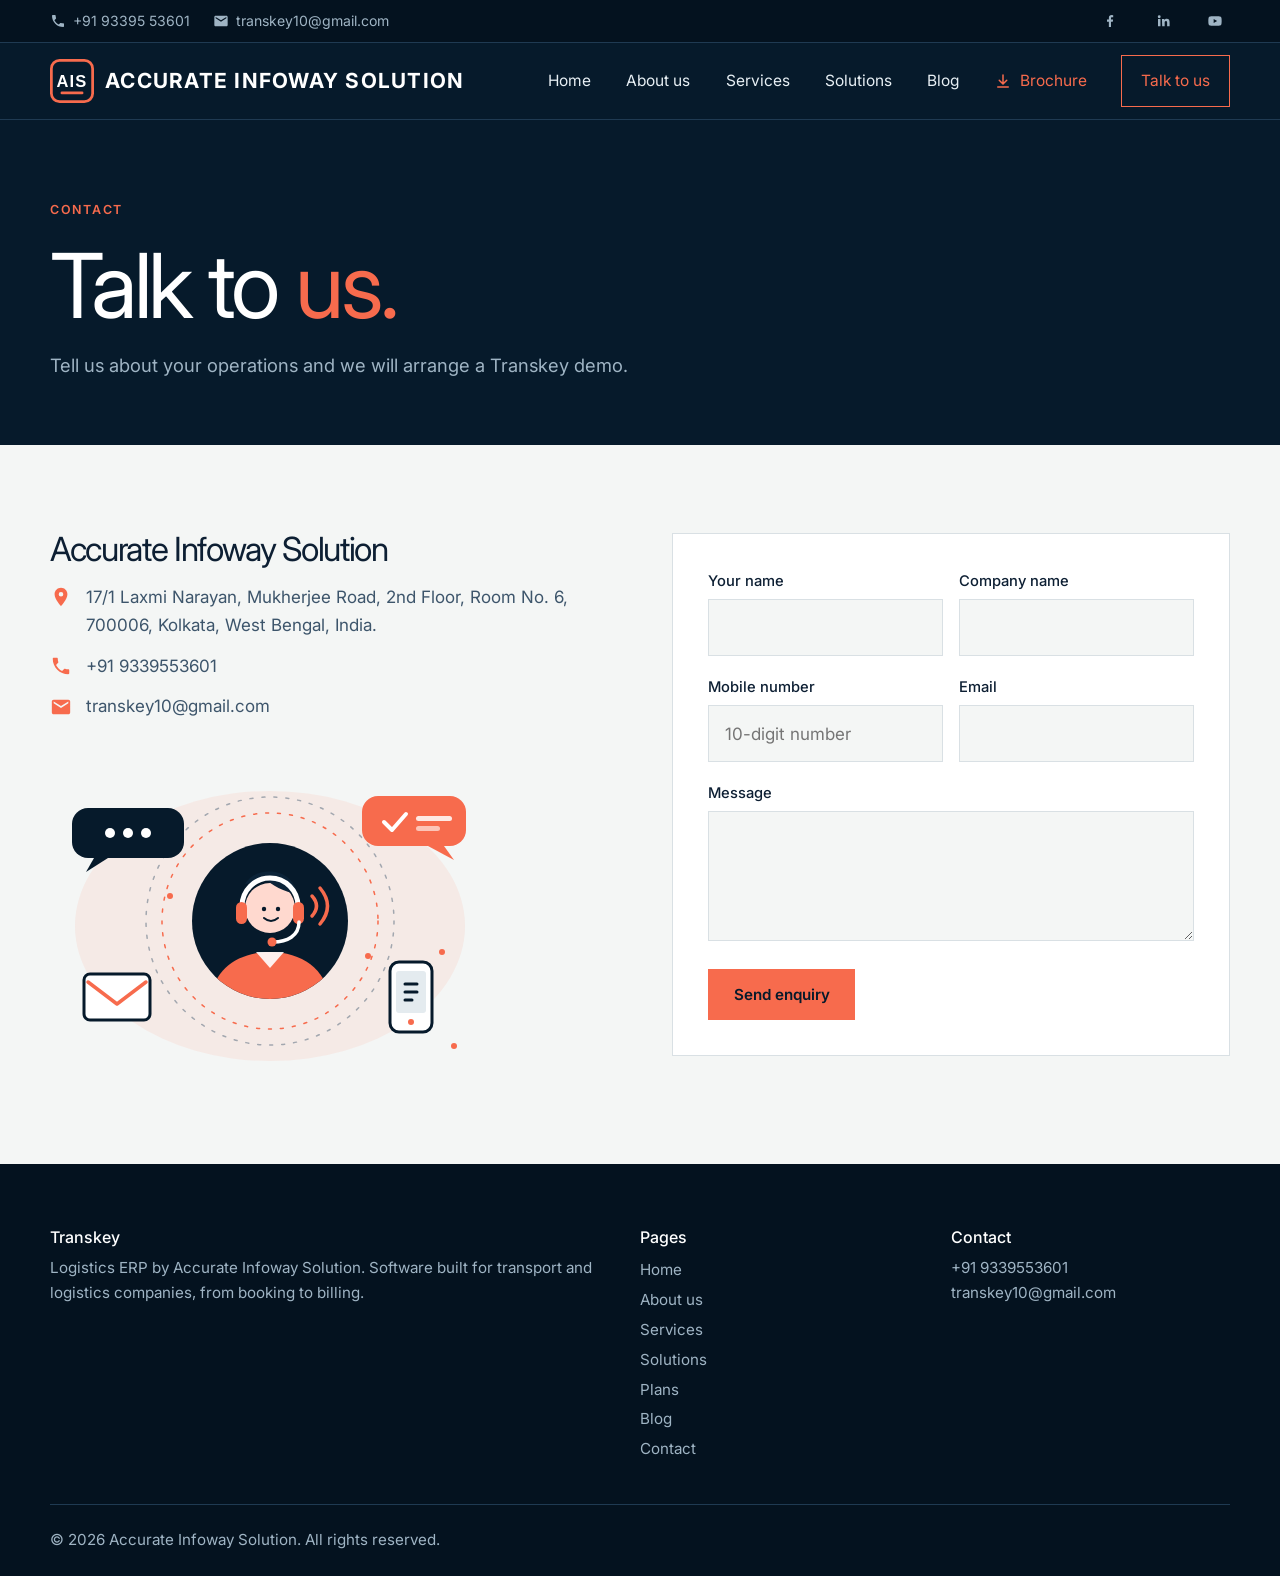
<file: contact.html>
<!DOCTYPE html>
<html lang="en">
<head>
<meta charset="utf-8">
<meta name="viewport" content="width=device-width, initial-scale=1">
<title>Contact Us &amp; Request a Demo | Transkey by Accurate Infoway Solution</title>
<meta name="description" content="Talk to Accurate Infoway Solution to arrange a Transkey demo. Call +91 93395 53601 or send us an enquiry.">
<link rel="preconnect" href="https://fonts.googleapis.com">
<link rel="preconnect" href="https://fonts.gstatic.com" crossorigin>
<link href="https://fonts.googleapis.com/css2?family=Inter:wght@300;400;500;600;700&display=swap" rel="stylesheet">
<link rel="stylesheet" href="style.css">
</head>
<body>

<!-- Icon sprite: used by cards as <svg class="ico"><use href="#i-name"/></svg> -->
<svg width="0" height="0" style="position:absolute" aria-hidden="true">
<symbol id="i-download" viewBox="0 0 24 24"><path d="M12 4v11M7 11l5 5 5-5M5 20h14"/></symbol>
<symbol id="i-doc" viewBox="0 0 24 24"><path d="M6 3h8l4 4v14H6z"/><path d="M14 3v4h4M9 13l2 2 4-4"/></symbol>
<symbol id="i-barcode" viewBox="0 0 24 24"><path d="M4 6v12M7 6v12M11 6v12M14 6v12M17 6v12M20 6v12"/></symbol>
<symbol id="i-mail" viewBox="0 0 24 24"><rect x="3" y="5" width="18" height="14" rx="2"/><path d="M3 7l9 6 9-6"/></symbol>
<symbol id="i-pin" viewBox="0 0 24 24"><path d="M12 21s7-6.5 7-12a7 7 0 0 0-14 0c0 5.500 7 12 7 12z"/><circle cx="12" cy="9" r="2.500"/></symbol>
<symbol id="i-mobile" viewBox="0 0 24 24"><rect x="7" y="2.500" width="10" height="19" rx="2"/><path d="M11 18.500h2"/></symbol>
<symbol id="i-clip" viewBox="0 0 24 24"><path d="M20 11l-8 8a5 5 0 0 1-7-7l9-9a3.300 3.300 0 0 1 5 5l-9 9a1.700 1.700 0 0 1-2.500-2.500l8-8"/></symbol>
<symbol id="i-dash" viewBox="0 0 24 24"><rect x="3" y="4" width="18" height="16" rx="2"/><path d="M7 16v-4M12 16V8M17 16v-6"/></symbol>
<symbol id="i-gear" viewBox="0 0 24 24"><circle cx="12" cy="12" r="3"/><path d="M12 3v3M12 18v3M3 12h3M18 12h3M5.600 5.600l2.100 2.100M16.300 16.300l2.100 2.100M18.400 5.600l-2.100 2.100M7.700 16.300l-2.100 2.100"/></symbol>
<symbol id="i-calc" viewBox="0 0 24 24"><rect x="5" y="3" width="14" height="18" rx="2"/><path d="M8 7h8M8 12h2M14 12h2M8 16h2M14 16h2"/></symbol>
<symbol id="i-truck" viewBox="0 0 24 24"><rect x="2" y="7" width="12" height="9" rx="1"/><path d="M14 10h4l3 3v3h-7"/><circle cx="7" cy="18" r="2"/><circle cx="17" cy="18" r="2"/></symbol>
<symbol id="i-warehouse" viewBox="0 0 24 24"><path d="M3 10l9-6 9 6v10H3z"/><path d="M8 20v-6h8v6"/></symbol>
<symbol id="i-users" viewBox="0 0 24 24"><circle cx="9" cy="8" r="3"/><path d="M3 20c0-3.500 2.700-6 6-6s6 2.500 6 6"/><circle cx="17" cy="9" r="2.500"/><path d="M17 14c2.500 0 4.500 2 4.500 5"/></symbol>
<symbol id="i-route" viewBox="0 0 24 24"><circle cx="6" cy="18" r="2"/><circle cx="18" cy="6" r="2"/><path d="M8 18h6a3 3 0 0 0 0-6h-4a3 3 0 0 1 0-6h6"/></symbol>
<symbol id="i-boxes" viewBox="0 0 24 24"><rect x="3" y="12" width="8" height="8"/><rect x="13" y="12" width="8" height="8"/><rect x="8" y="3" width="8" height="8"/></symbol>
<symbol id="i-contract" viewBox="0 0 24 24"><path d="M6 3h8l4 4v14H6z"/><path d="M14 3v4h4M9 12h6M9 16h6"/></symbol>
<symbol id="i-cloud" viewBox="0 0 24 24"><path d="M7 18a4.500 4.500 0 0 1-.5-9A6 6 0 0 1 18 10a4 4 0 0 1-.5 8z"/></symbol>
<symbol id="i-building" viewBox="0 0 24 24"><rect x="5" y="3" width="14" height="18" rx="1"/><path d="M9 7h2M13 7h2M9 11h2M13 11h2M10 21v-4h4v4"/></symbol>
<symbol id="i-book" viewBox="0 0 24 24"><path d="M5 4h11a3 3 0 0 1 3 3v13H8a3 3 0 0 1-3-3z"/><path d="M5 17a3 3 0 0 1 3-3h11"/></symbol>
<symbol id="i-percent" viewBox="0 0 24 24"><path d="M19 5L5 19"/><circle cx="7" cy="7" r="2.500"/><circle cx="17" cy="17" r="2.500"/></symbol>
<symbol id="i-cal" viewBox="0 0 24 24"><rect x="3" y="5" width="18" height="16" rx="2"/><path d="M3 10h18M8 3v4M16 3v4"/></symbol>
<symbol id="i-chart" viewBox="0 0 24 24"><path d="M4 20V4M4 20h16"/><path d="M8 16l4-5 3 3 5-7"/></symbol>
<symbol id="i-sliders" viewBox="0 0 24 24"><path d="M4 7h10M18 7h2M4 17h2M10 17h10"/><circle cx="16" cy="7" r="2"/><circle cx="8" cy="17" r="2"/></symbol>
<symbol id="i-headset" viewBox="0 0 24 24"><path d="M5 14v-2a7 7 0 0 1 14 0v2"/><rect x="3" y="14" width="4" height="6" rx="1.500"/><rect x="17" y="14" width="4" height="6" rx="1.500"/></symbol>
<symbol id="i-target" viewBox="0 0 24 24"><circle cx="12" cy="12" r="9"/><circle cx="12" cy="12" r="5"/><circle cx="12" cy="12" r="1"/></symbol>
<symbol id="i-eye" viewBox="0 0 24 24"><path d="M2 12s4-7 10-7 10 7 10 7-4 7-10 7S2 12 2 12z"/><circle cx="12" cy="12" r="3"/></symbol>
<symbol id="i-shield" viewBox="0 0 24 24"><path d="M12 3l8 3v6c0 5-3.500 8-8 9-4.500-1-8-4-8-9V6z"/><path d="M9 12l2 2 4-4"/></symbol>
<symbol id="i-code" viewBox="0 0 24 24"><path d="M8 7l-5 5 5 5M16 7l5 5-5 5M14 4l-4 16"/></symbol>
</svg>

<!-- Top contact bar -->
<div class="topbar">
  <div class="wrap">
    <div class="contact">
      <a href="tel:+919339553601"><svg viewBox="0 0 24 24" aria-hidden="true"><path d="M6.62 10.79c1.44 2.83 3.76 5.14 6.59 6.59l2.2-2.2c.27-.27.67-.36 1.02-.24 1.12.37 2.33.57 3.57.57.55 0 1 .45 1 1V20c0 .55-.45 1-1 1-9.39 0-17-7.61-17-17 0-.55.45-1 1-1h3.5c.55 0 1 .45 1 1 0 1.25.2 2.45.57 3.57.11.35.03.74-.25 1.02l-2.2 2.2z"/></svg>+91 93395 53601</a>
      <a href="mailto:transkey10@gmail.com"><svg viewBox="0 0 24 24" aria-hidden="true"><path d="M20 4H4c-1.1 0-2 .9-2 2v12c0 1.1.9 2 2 2h16c1.1 0 2-.9 2-2V6c0-1.1-.9-2-2-2zm0 4l-8 5-8-5V6l8 5 8-5v2z"/></svg>transkey10@gmail.com</a>
    </div>
    <div class="social">
      <!-- Replace each href="#" with your real profile URL -->
      <a href="https://www.facebook.com/accurateinfowaysolution/" target="_blank" rel="noopener" aria-label="Facebook"><svg viewBox="0 0 24 24"><path d="M13.5 21v-8h2.7l.4-3.2h-3.1V7.8c0-.9.3-1.5 1.6-1.5h1.7V3.4A22 22 0 0 0 14.4 3c-2.4 0-4.1 1.5-4.1 4.2v2.6H7.5V13h2.8v8z"/></svg></a>
      <a href="#" target="_blank" rel="noopener" aria-label="LinkedIn"><svg viewBox="0 0 24 24"><path d="M4.5 9h3.7v11H4.5zM6.35 3.5a2.15 2.15 0 1 1 0 4.3 2.15 2.15 0 0 1 0-4.3zM10.4 9h3.5v1.5h.1c.5-.9 1.7-1.8 3.5-1.8 3.7 0 4.4 2.4 4.4 5.6V20h-3.7v-5.1c0-1.2 0-2.8-1.7-2.8s-2 1.3-2 2.7V20h-3.7z"/></svg></a>
      <a href="https://www.youtube.com/@anadvancetransportmanageme5018" target="_blank" rel="noopener" aria-label="YouTube"><svg viewBox="0 0 24 24"><path d="M21.600 7.200a2.500 2.500 0 0 0-1.800-1.800C18.200 5 12 5 12 5s-6.200 0-7.800.4A2.500 2.500 0 0 0 2.400 7.200C2 8.800 2 12 2 12s0 3.200.4 4.800a2.500 2.500 0 0 0 1.800 1.800C5.800 19 12 19 12 19s6.200 0 7.800-.4a2.500 2.500 0 0 0 1.800-1.800c.4-1.600.4-4.800.4-4.800s0-3.200-.4-4.800zM10 15V9l5.200 3z"/></svg></a>
    </div>
  </div>
</div>

<header>
  <div class="wrap bar">
    <a class="logo" href="index.html" aria-label="Transkey home"><svg class="logo-mark" viewBox="0 0 48 48" aria-hidden="true"><rect x="1.5" y="1.5" width="45" height="45" rx="9" fill="none" stroke="#f76b4d" stroke-width="3"/><text x="24" y="30" text-anchor="middle" font-family="Arial Black, Arial, sans-serif" font-weight="900" font-size="18" fill="#fff">AIS</text><path d="M13 37h22" stroke="#f76b4d" stroke-width="3" stroke-linecap="round"/></svg><span>Accurate Infoway Solution</span></a>
    <button class="menu-btn" id="menuBtn" aria-expanded="false" aria-controls="nav" aria-label="Menu"><span class="bars"><i></i><i></i><i></i></span></button>
    <nav id="nav" aria-label="Main">
      <ul>
        <li><a href="index.html">Home</a></li>
        <li><a href="about.html">About us</a></li>
        <li><a href="services.html">Services</a></li>
        <li><a href="solutions.html">Solutions</a></li>
        <li><a href="blog.html">Blog</a></li>
        <li><a class="brochure" href="transkey-brochure.pdf" download><svg class="ico-s" aria-hidden="true"><use href="#i-download"/></svg>Brochure</a></li>
        <li><a class="talk active" href="contact.html">Talk to us</a></li>
      </ul>
    </nav>
  </div>
</header>

<main>

<div class="page show" id="contact">
  <div class="page-head"><div class="wrap"><div class="eyebrow">Contact</div><h1>Talk to <em>us.</em></h1><p>Tell us about your operations and we will arrange a Transkey demo.</p></div></div>
  <section class="section">
    <div class="wrap split" style="align-items:start">
      <div class="contact-info">
  <h2>Accurate Infoway Solution</h2>

  <p class="ci">
    <a href="https://maps.app.goo.gl/v3zgyM8ZekLf5d53A" target="_blank" rel="noopener noreferrer"><svg viewBox="0 0 24 24" aria-hidden="true"><path d="M12 2C8.13 2 5 5.13 5 9c0 5.25 7 13 7 13s7-7.75 7-13c0-3.87-3.13-7-7-7zm0 9.5a2.5 2.5 0 0 1 0-5 2.5 2.5 0 0 1 0 5z"/></svg></a>
    <span>17/1 Laxmi Narayan, Mukherjee Road, 2nd Floor, Room No. 6, 700006, Kolkata, West Bengal, India.</span>
  </p>

  <p class="ci">
    <svg viewBox="0 0 24 24" aria-hidden="true"><path d="M6.62 10.79c1.44 2.83 3.76 5.14 6.59 6.59l2.2-2.2c.27-.27.67-.36 1.02-.24 1.12.37 2.33.57 3.57.57.55 0 1 .45 1 1V20c0 .55-.45 1-1 1-9.39 0-17-7.61-17-17 0-.55.45-1 1-1h3.5c.55 0 1 .45 1 1 0 1.25.2 2.45.57 3.57.11.35.03.74-.25 1.02l-2.2 2.2z"/></svg>
    <a href="tel:+919339553601">+91 9339553601</a>
  </p>

  <p class="ci">
    <svg viewBox="0 0 24 24" aria-hidden="true"><path d="M20 4H4c-1.1 0-2 .9-2 2v12c0 1.1.9 2 2 2h16c1.1 0 2-.9 2-2V6c0-1.1-.9-2-2-2zm0 4l-8 5-8-5V6l8 5 8-5v2z"/></svg>
    <a href="mailto:transkey10@gmail.com">transkey10@gmail.com</a>
  </p>

  <!-- Animated help illustration -->
  <svg class="help-art" viewBox="0 0 440 320" role="img" aria-label="A support agent with a headset, chat bubbles, a phone and an email">
    <defs><clipPath id="hClip"><circle cx="220" cy="165" r="78"/></clipPath></defs>
    <ellipse class="h-glow" cx="220" cy="170" rx="195" ry="135"/>
    <circle class="h-ring" cx="220" cy="165" r="108"/>
    <circle class="h-ring2" cx="220" cy="165" r="124"/>
    <circle cx="220" cy="165" r="78" fill="var(--navy)"/>
    <g clip-path="url(#hClip)">
      <path d="M160 250c0-34 26-54 60-54s60 20 60 54z" fill="var(--coral)"/>
      <path d="M206 196l14 16 14-16z" fill="#fff" opacity=".9"/>
    </g>
    <circle cx="220" cy="152" r="25" fill="#ffd9cf"/>
    <path d="M195 128c6-10 18-14 30-12 12 2 20 10 22 22-12-2-26-8-34-18-6 6-12 8-18 8z" fill="#0b2338"/>
    <path d="M192 150a28 28 0 0 1 56 0" fill="none" stroke="#fff" stroke-width="5" stroke-linecap="round"/>
    <rect x="186" y="146" width="11" height="22" rx="5.500" fill="var(--coral)"/>
    <rect x="243" y="146" width="11" height="22" rx="5.500" fill="var(--coral)"/>
    <path d="M249 166c0 14-12 20-26 20" fill="none" stroke="#fff" stroke-width="3.500" stroke-linecap="round"/>
    <circle cx="222" cy="186" r="4.500" fill="var(--coral)"/>
    <circle cx="214" cy="153" r="2.200" fill="var(--navy)"/><circle cx="228" cy="153" r="2.200" fill="var(--navy)"/>
    <path d="M214 162q7 6 14 0" fill="none" stroke="var(--navy)" stroke-width="2" stroke-linecap="round"/>
    <path class="wave w1" d="M262 140q9 10 0 20"/><path class="wave w2" d="M270 132q15 18 0 36"/>

    <!-- typing bubble -->
    <g transform="translate(22 52)"><g class="fl">
      <rect width="112" height="50" rx="16" fill="var(--navy)"/>
      <path d="M22 50l-8 14 22-14z" fill="var(--navy)"/>
      <circle class="td" cx="38" cy="25" r="5" fill="#fff"/><circle class="td d2" cx="56" cy="25" r="5" fill="#fff"/><circle class="td d3" cx="74" cy="25" r="5" fill="#fff"/>
    </g></g>

    <!-- sent bubble -->
    <g transform="translate(312 40)"><g class="fl f2"><g class="pop">
      <rect width="104" height="50" rx="16" fill="var(--coral)"/>
      <path d="M82 50l10 14-26-14z" fill="var(--coral)"/>
      <path d="M22 26l8 8 14-16" fill="none" stroke="#fff" stroke-width="4" stroke-linecap="round" stroke-linejoin="round"/>
      <rect x="54" y="20" width="36" height="5" rx="2.500" fill="#fff" opacity=".85"/><rect x="54" y="30" width="24" height="5" rx="2.500" fill="#fff" opacity=".6"/>
    </g></g></g>

    <!-- envelope -->
    <g transform="translate(34 218)"><g class="fl f3">
      <rect width="66" height="46" rx="6" fill="#fff" stroke="var(--navy)" stroke-width="3"/>
      <path d="M4 8l29 22 29-22" fill="none" stroke="var(--coral)" stroke-width="3.500" stroke-linecap="round" stroke-linejoin="round"/>
    </g></g>

    <!-- phone -->
    <g transform="translate(340 206)"><g class="ring-phone">
      <rect width="42" height="70" rx="9" fill="#fff" stroke="var(--navy)" stroke-width="3"/>
      <rect x="6" y="9" width="30" height="42" rx="3" fill="#e4ebef"/>
      <circle cx="21" cy="60" r="3" fill="var(--coral)"/>
      <path d="M15 22h12M15 30h12M15 38h7" stroke="var(--navy)" stroke-width="3" stroke-linecap="round"/>
    </g></g>
    <g class="sparks"><circle cx="318" cy="200" r="3"/><circle cx="392" cy="196" r="3"/><circle cx="404" cy="290" r="3"/><circle cx="120" cy="140" r="3"/></g>
  </svg>
</div>
      <form id="contactForm" novalidate>
        <div class="row">
          <div class="field"><label for="name">Your name</label><input id="name" name="name" autocomplete="name" required><span class="err">Enter your name.</span></div>
          <div class="field"><label for="company">Company name</label><input id="company" name="company" autocomplete="organization" required><span class="err">Enter your company name.</span></div>
        </div>
        <div class="row">
          <div class="field"><label for="mobile">Mobile number</label><input id="mobile" name="mobile" type="tel" inputmode="tel" autocomplete="tel" placeholder="10-digit number" required><span class="err">Enter a valid 10-digit mobile number.</span></div>
          <div class="field"><label for="email">Email</label><input id="email" name="email" type="email" autocomplete="email" required><span class="err">Enter a valid email address.</span></div>
        </div>
        <div class="field"><label for="message">Message</label><textarea id="message" name="message"></textarea></div>
        <input type="checkbox" name="botcheck" class="hp" tabindex="-1" autocomplete="off" aria-hidden="true">
<button class="btn" type="submit">Send enquiry</button>
<div class="ok fail" id="fail" role="alert"></div>
<div class="ok" id="ok" role="status">Thank you. We have received your enquiry and will call you soon.</div>
      </form>
    </div>
  </section>
</div>



</main>

<footer>
  <div class="wrap cols">
    <div><h3>Transkey</h3><p>Logistics ERP by Accurate Infoway Solution. Software built for transport and logistics companies, from booking to billing.</p></div>
    <div><h3>Pages</h3><a href="index.html">Home</a><a href="about.html">About us</a><a href="services.html">Services</a><a href="solutions.html">Solutions</a><a href="index.html#plans">Plans</a><a href="blog.html">Blog</a><a href="contact.html">Contact</a></div>
    <div><h3>Contact</h3><p>+91 9339553601</p><p>transkey10@gmail.com</p></div>
  </div>
  <div class="wrap copy">&copy; <span id="yr"></span> Accurate Infoway Solution. All rights reserved.</div>
</footer>

<script src="script.js"></script>
</body>
</html>
</file>
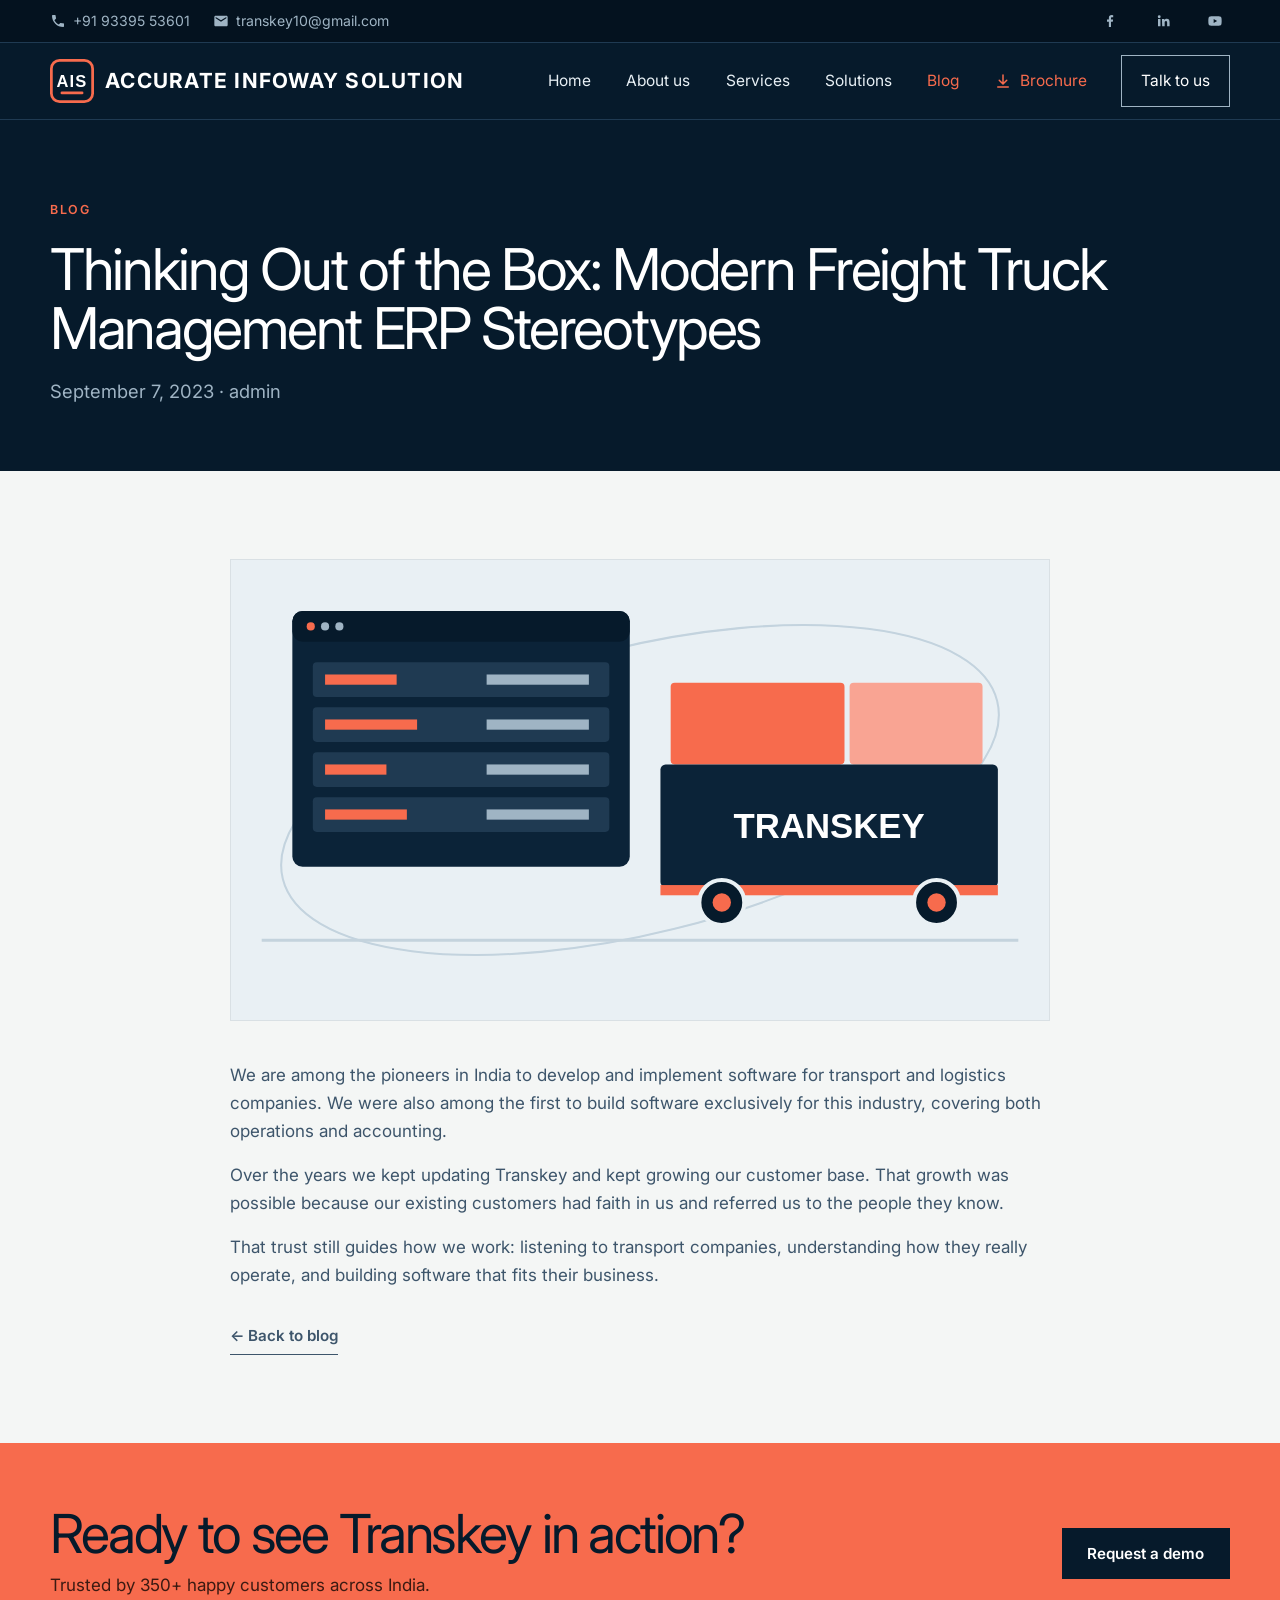
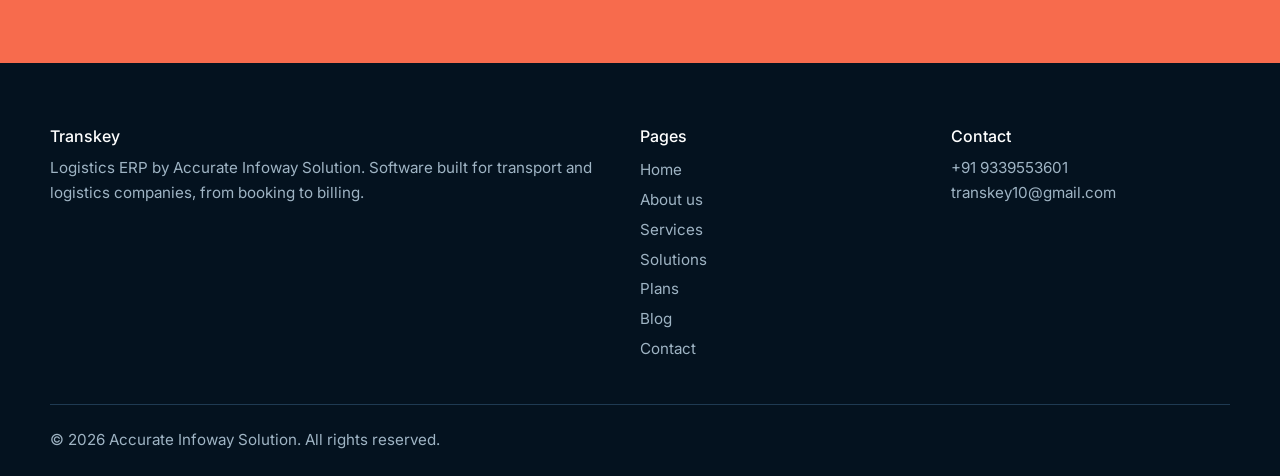
<file: modern-freight-truck-management-erp.html>
<!DOCTYPE html>
<html lang="en">
<head>
<meta charset="utf-8">
<meta name="viewport" content="width=device-width, initial-scale=1">
<title>Modern Freight Truck Management ERP | Transkey Blog</title>
<meta name="description" content="How Transkey grew from a pioneering transport software into a trusted ERP, built on customer trust and referrals.">
<link rel="preconnect" href="https://fonts.googleapis.com">
<link rel="preconnect" href="https://fonts.gstatic.com" crossorigin>
<link href="https://fonts.googleapis.com/css2?family=Inter:wght@300;400;500;600;700&display=swap" rel="stylesheet">
<link rel="stylesheet" href="style.css">
</head>
<body>

<!-- Icon sprite: used by cards as <svg class="ico"><use href="#i-name"/></svg> -->
<svg width="0" height="0" style="position:absolute" aria-hidden="true">
<symbol id="i-download" viewBox="0 0 24 24"><path d="M12 4v11M7 11l5 5 5-5M5 20h14"/></symbol>
<symbol id="i-doc" viewBox="0 0 24 24"><path d="M6 3h8l4 4v14H6z"/><path d="M14 3v4h4M9 13l2 2 4-4"/></symbol>
<symbol id="i-barcode" viewBox="0 0 24 24"><path d="M4 6v12M7 6v12M11 6v12M14 6v12M17 6v12M20 6v12"/></symbol>
<symbol id="i-mail" viewBox="0 0 24 24"><rect x="3" y="5" width="18" height="14" rx="2"/><path d="M3 7l9 6 9-6"/></symbol>
<symbol id="i-pin" viewBox="0 0 24 24"><path d="M12 21s7-6.5 7-12a7 7 0 0 0-14 0c0 5.500 7 12 7 12z"/><circle cx="12" cy="9" r="2.500"/></symbol>
<symbol id="i-mobile" viewBox="0 0 24 24"><rect x="7" y="2.500" width="10" height="19" rx="2"/><path d="M11 18.500h2"/></symbol>
<symbol id="i-clip" viewBox="0 0 24 24"><path d="M20 11l-8 8a5 5 0 0 1-7-7l9-9a3.300 3.300 0 0 1 5 5l-9 9a1.700 1.700 0 0 1-2.500-2.500l8-8"/></symbol>
<symbol id="i-dash" viewBox="0 0 24 24"><rect x="3" y="4" width="18" height="16" rx="2"/><path d="M7 16v-4M12 16V8M17 16v-6"/></symbol>
<symbol id="i-gear" viewBox="0 0 24 24"><circle cx="12" cy="12" r="3"/><path d="M12 3v3M12 18v3M3 12h3M18 12h3M5.600 5.600l2.100 2.100M16.300 16.300l2.100 2.100M18.400 5.600l-2.100 2.100M7.700 16.300l-2.100 2.100"/></symbol>
<symbol id="i-calc" viewBox="0 0 24 24"><rect x="5" y="3" width="14" height="18" rx="2"/><path d="M8 7h8M8 12h2M14 12h2M8 16h2M14 16h2"/></symbol>
<symbol id="i-truck" viewBox="0 0 24 24"><rect x="2" y="7" width="12" height="9" rx="1"/><path d="M14 10h4l3 3v3h-7"/><circle cx="7" cy="18" r="2"/><circle cx="17" cy="18" r="2"/></symbol>
<symbol id="i-warehouse" viewBox="0 0 24 24"><path d="M3 10l9-6 9 6v10H3z"/><path d="M8 20v-6h8v6"/></symbol>
<symbol id="i-users" viewBox="0 0 24 24"><circle cx="9" cy="8" r="3"/><path d="M3 20c0-3.500 2.700-6 6-6s6 2.500 6 6"/><circle cx="17" cy="9" r="2.500"/><path d="M17 14c2.500 0 4.500 2 4.500 5"/></symbol>
<symbol id="i-route" viewBox="0 0 24 24"><circle cx="6" cy="18" r="2"/><circle cx="18" cy="6" r="2"/><path d="M8 18h6a3 3 0 0 0 0-6h-4a3 3 0 0 1 0-6h6"/></symbol>
<symbol id="i-boxes" viewBox="0 0 24 24"><rect x="3" y="12" width="8" height="8"/><rect x="13" y="12" width="8" height="8"/><rect x="8" y="3" width="8" height="8"/></symbol>
<symbol id="i-contract" viewBox="0 0 24 24"><path d="M6 3h8l4 4v14H6z"/><path d="M14 3v4h4M9 12h6M9 16h6"/></symbol>
<symbol id="i-cloud" viewBox="0 0 24 24"><path d="M7 18a4.500 4.500 0 0 1-.5-9A6 6 0 0 1 18 10a4 4 0 0 1-.5 8z"/></symbol>
<symbol id="i-building" viewBox="0 0 24 24"><rect x="5" y="3" width="14" height="18" rx="1"/><path d="M9 7h2M13 7h2M9 11h2M13 11h2M10 21v-4h4v4"/></symbol>
<symbol id="i-book" viewBox="0 0 24 24"><path d="M5 4h11a3 3 0 0 1 3 3v13H8a3 3 0 0 1-3-3z"/><path d="M5 17a3 3 0 0 1 3-3h11"/></symbol>
<symbol id="i-percent" viewBox="0 0 24 24"><path d="M19 5L5 19"/><circle cx="7" cy="7" r="2.500"/><circle cx="17" cy="17" r="2.500"/></symbol>
<symbol id="i-cal" viewBox="0 0 24 24"><rect x="3" y="5" width="18" height="16" rx="2"/><path d="M3 10h18M8 3v4M16 3v4"/></symbol>
<symbol id="i-chart" viewBox="0 0 24 24"><path d="M4 20V4M4 20h16"/><path d="M8 16l4-5 3 3 5-7"/></symbol>
<symbol id="i-sliders" viewBox="0 0 24 24"><path d="M4 7h10M18 7h2M4 17h2M10 17h10"/><circle cx="16" cy="7" r="2"/><circle cx="8" cy="17" r="2"/></symbol>
<symbol id="i-headset" viewBox="0 0 24 24"><path d="M5 14v-2a7 7 0 0 1 14 0v2"/><rect x="3" y="14" width="4" height="6" rx="1.500"/><rect x="17" y="14" width="4" height="6" rx="1.500"/></symbol>
<symbol id="i-target" viewBox="0 0 24 24"><circle cx="12" cy="12" r="9"/><circle cx="12" cy="12" r="5"/><circle cx="12" cy="12" r="1"/></symbol>
<symbol id="i-eye" viewBox="0 0 24 24"><path d="M2 12s4-7 10-7 10 7 10 7-4 7-10 7S2 12 2 12z"/><circle cx="12" cy="12" r="3"/></symbol>
<symbol id="i-shield" viewBox="0 0 24 24"><path d="M12 3l8 3v6c0 5-3.500 8-8 9-4.500-1-8-4-8-9V6z"/><path d="M9 12l2 2 4-4"/></symbol>
<symbol id="i-code" viewBox="0 0 24 24"><path d="M8 7l-5 5 5 5M16 7l5 5-5 5M14 4l-4 16"/></symbol>
</svg>

<!-- Top contact bar -->
<div class="topbar">
  <div class="wrap">
    <div class="contact">
      <a href="tel:+919339553601"><svg viewBox="0 0 24 24" aria-hidden="true"><path d="M6.62 10.79c1.44 2.83 3.76 5.14 6.59 6.59l2.2-2.2c.27-.27.67-.36 1.02-.24 1.12.37 2.33.57 3.57.57.55 0 1 .45 1 1V20c0 .55-.45 1-1 1-9.39 0-17-7.61-17-17 0-.55.45-1 1-1h3.5c.55 0 1 .45 1 1 0 1.25.2 2.45.57 3.57.11.35.03.74-.25 1.02l-2.2 2.2z"/></svg>+91 93395 53601</a>
      <a href="mailto:transkey10@gmail.com"><svg viewBox="0 0 24 24" aria-hidden="true"><path d="M20 4H4c-1.1 0-2 .9-2 2v12c0 1.1.9 2 2 2h16c1.1 0 2-.9 2-2V6c0-1.1-.9-2-2-2zm0 4l-8 5-8-5V6l8 5 8-5v2z"/></svg>transkey10@gmail.com</a>
    </div>
    <div class="social">
      <!-- Replace each href="#" with your real profile URL -->
      <a href="https://www.facebook.com/accurateinfowaysolution/" target="_blank" rel="noopener" aria-label="Facebook"><svg viewBox="0 0 24 24"><path d="M13.5 21v-8h2.7l.4-3.2h-3.1V7.8c0-.9.3-1.5 1.6-1.5h1.7V3.4A22 22 0 0 0 14.4 3c-2.4 0-4.1 1.5-4.1 4.2v2.6H7.5V13h2.8v8z"/></svg></a>
      <a href="#" target="_blank" rel="noopener" aria-label="LinkedIn"><svg viewBox="0 0 24 24"><path d="M4.5 9h3.7v11H4.5zM6.35 3.5a2.15 2.15 0 1 1 0 4.3 2.15 2.15 0 0 1 0-4.3zM10.4 9h3.5v1.5h.1c.5-.9 1.7-1.8 3.5-1.8 3.7 0 4.4 2.4 4.4 5.6V20h-3.7v-5.1c0-1.2 0-2.8-1.7-2.8s-2 1.3-2 2.7V20h-3.7z"/></svg></a>
      <a href="https://www.youtube.com/@anadvancetransportmanageme5018" target="_blank" rel="noopener" aria-label="YouTube"><svg viewBox="0 0 24 24"><path d="M21.600 7.200a2.500 2.500 0 0 0-1.800-1.800C18.200 5 12 5 12 5s-6.200 0-7.800.4A2.500 2.500 0 0 0 2.400 7.200C2 8.800 2 12 2 12s0 3.200.4 4.800a2.500 2.500 0 0 0 1.800 1.800C5.800 19 12 19 12 19s6.200 0 7.800-.4a2.500 2.500 0 0 0 1.800-1.800c.4-1.600.4-4.800.4-4.800s0-3.200-.4-4.800zM10 15V9l5.200 3z"/></svg></a>
    </div>
  </div>
</div>

<header>
  <div class="wrap bar">
    <a class="logo" href="index.html" aria-label="Transkey home"><svg class="logo-mark" viewBox="0 0 48 48" aria-hidden="true"><rect x="1.5" y="1.5" width="45" height="45" rx="9" fill="none" stroke="#f76b4d" stroke-width="3"/><text x="24" y="30" text-anchor="middle" font-family="Arial Black, Arial, sans-serif" font-weight="900" font-size="18" fill="#fff">AIS</text><path d="M13 37h22" stroke="#f76b4d" stroke-width="3" stroke-linecap="round"/></svg><span>Accurate Infoway Solution</span></a>
    <button class="menu-btn" id="menuBtn" aria-expanded="false" aria-controls="nav" aria-label="Menu"><span class="bars"><i></i><i></i><i></i></span></button>
    <nav id="nav" aria-label="Main">
      <ul>
        <li><a href="index.html">Home</a></li>
        <li><a href="about.html">About us</a></li>
        <li><a href="services.html">Services</a></li>
        <li><a href="solutions.html">Solutions</a></li>
        <li><a class="active" href="blog.html">Blog</a></li>
        <li><a class="brochure" href="transkey-brochure.pdf" download><svg class="ico-s" aria-hidden="true"><use href="#i-download"/></svg>Brochure</a></li>
        <li><a class="talk" href="contact.html">Talk to us</a></li>
      </ul>
    </nav>
  </div>
</header>

<main>

<div class="page show" id="post-2">
  <div class="page-head"><div class="wrap"><div class="eyebrow">Blog</div><h1 class="post-title">Thinking Out of the Box: Modern Freight Truck Management ERP Stereotypes</h1><p>September 7, 2023 &middot; admin</p></div></div>
  <section class="section">
    <div class="wrap article">
      <img class="post-cover" src="images/blog/post-2.svg" alt="">
      <div class="prose">
        <p>We are among the pioneers in India to develop and implement software for transport and logistics companies. We were also among the first to build software exclusively for this industry, covering both operations and accounting.</p>
        <p>Over the years we kept updating Transkey and kept growing our customer base. That growth was possible because our existing customers had faith in us and referred us to the people they know.</p>
        <p>That trust still guides how we work: listening to transport companies, understanding how they really operate, and building software that fits their business.</p>
      </div>
      <p style="margin-top:2rem"><a class="link" href="blog.html">&larr; Back to blog</a></p>
    </div>
  </section>
</div>

</main>

<section class="cta" id="cta">
  <div class="wrap">
    <div><h2>Ready to see Transkey in action?</h2><p>Trusted by 350+ happy customers across India.</p></div>
    <a class="btn" href="contact.html">Request a demo</a>
  </div>
</section>

<footer>
  <div class="wrap cols">
    <div><h3>Transkey</h3><p>Logistics ERP by Accurate Infoway Solution. Software built for transport and logistics companies, from booking to billing.</p></div>
    <div><h3>Pages</h3><a href="index.html">Home</a><a href="about.html">About us</a><a href="services.html">Services</a><a href="solutions.html">Solutions</a><a href="index.html#plans">Plans</a><a href="blog.html">Blog</a><a href="contact.html">Contact</a></div>
    <div><h3>Contact</h3><p>+91 9339553601</p><p>transkey10@gmail.com</p></div>
  </div>
  <div class="wrap copy">&copy; <span id="yr"></span> Accurate Infoway Solution. All rights reserved.</div>
</footer>

<script src="script.js"></script>
</body>
</html>
</file>
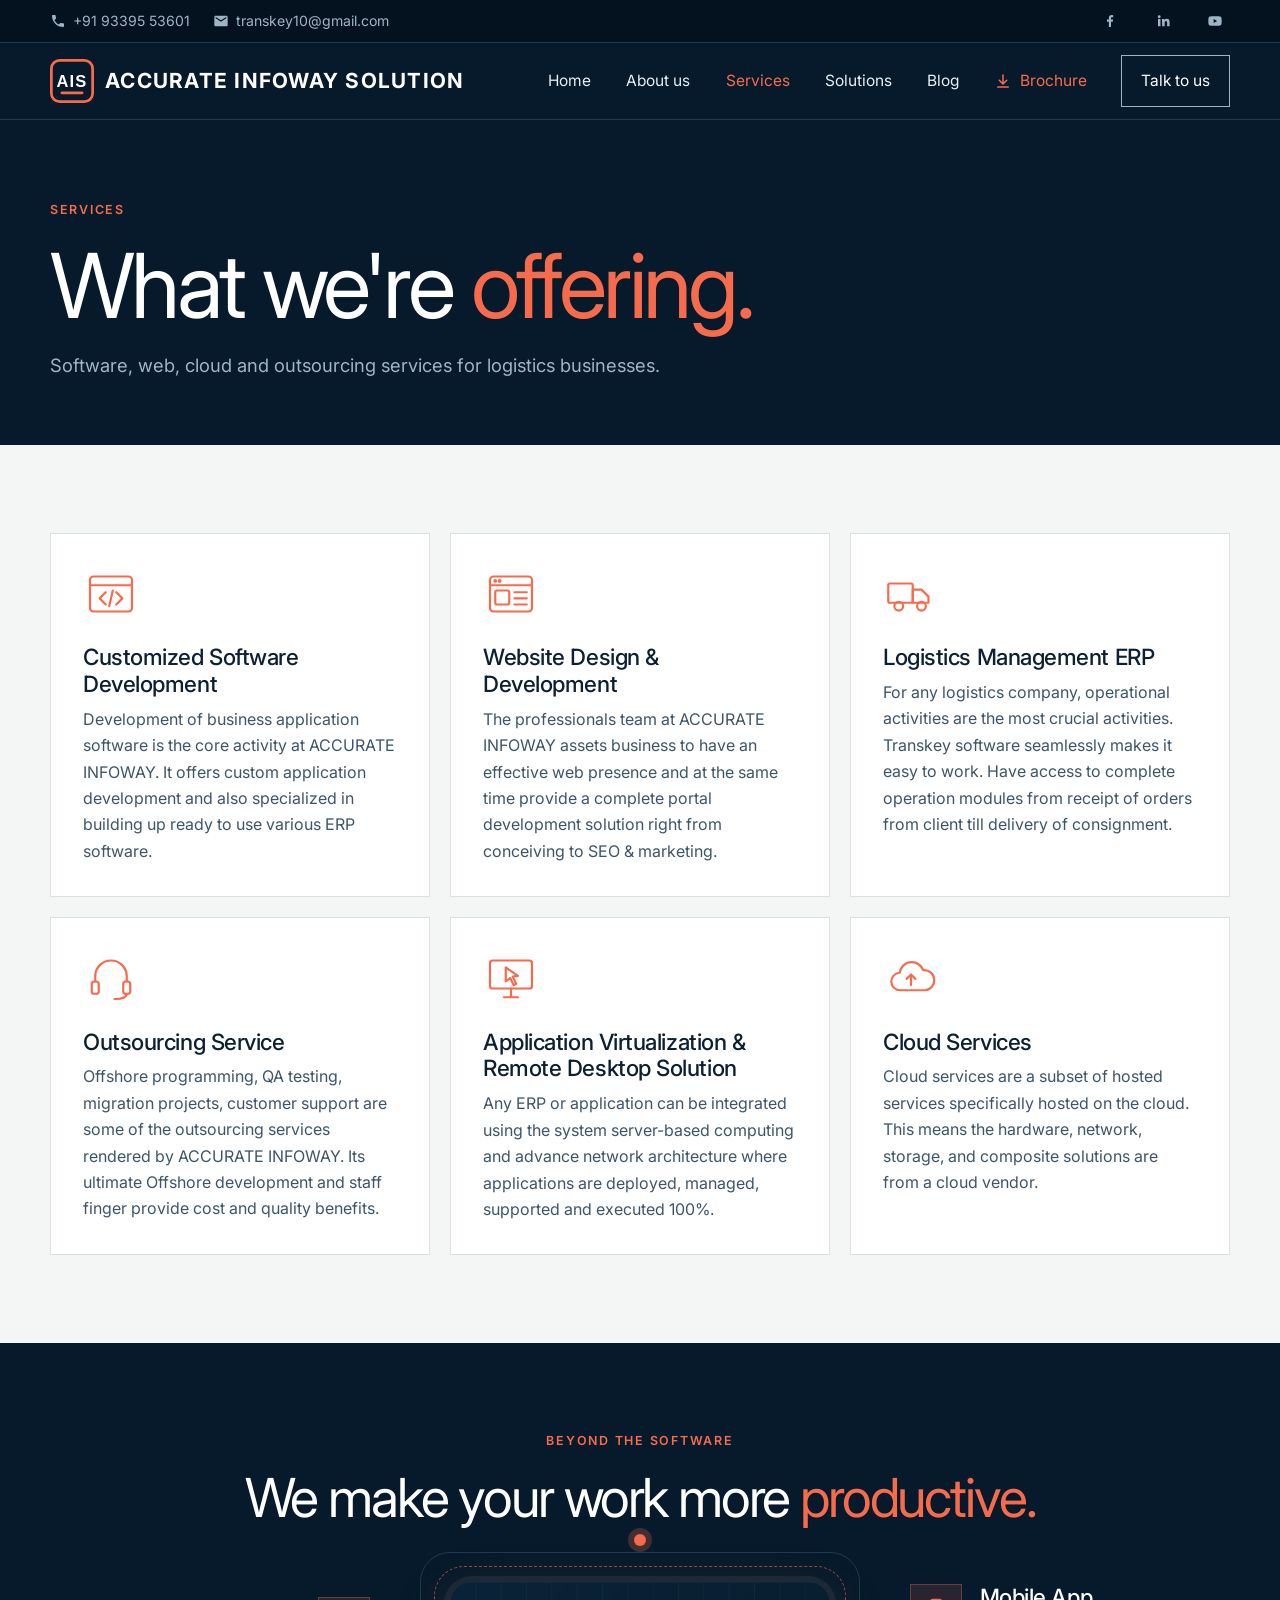
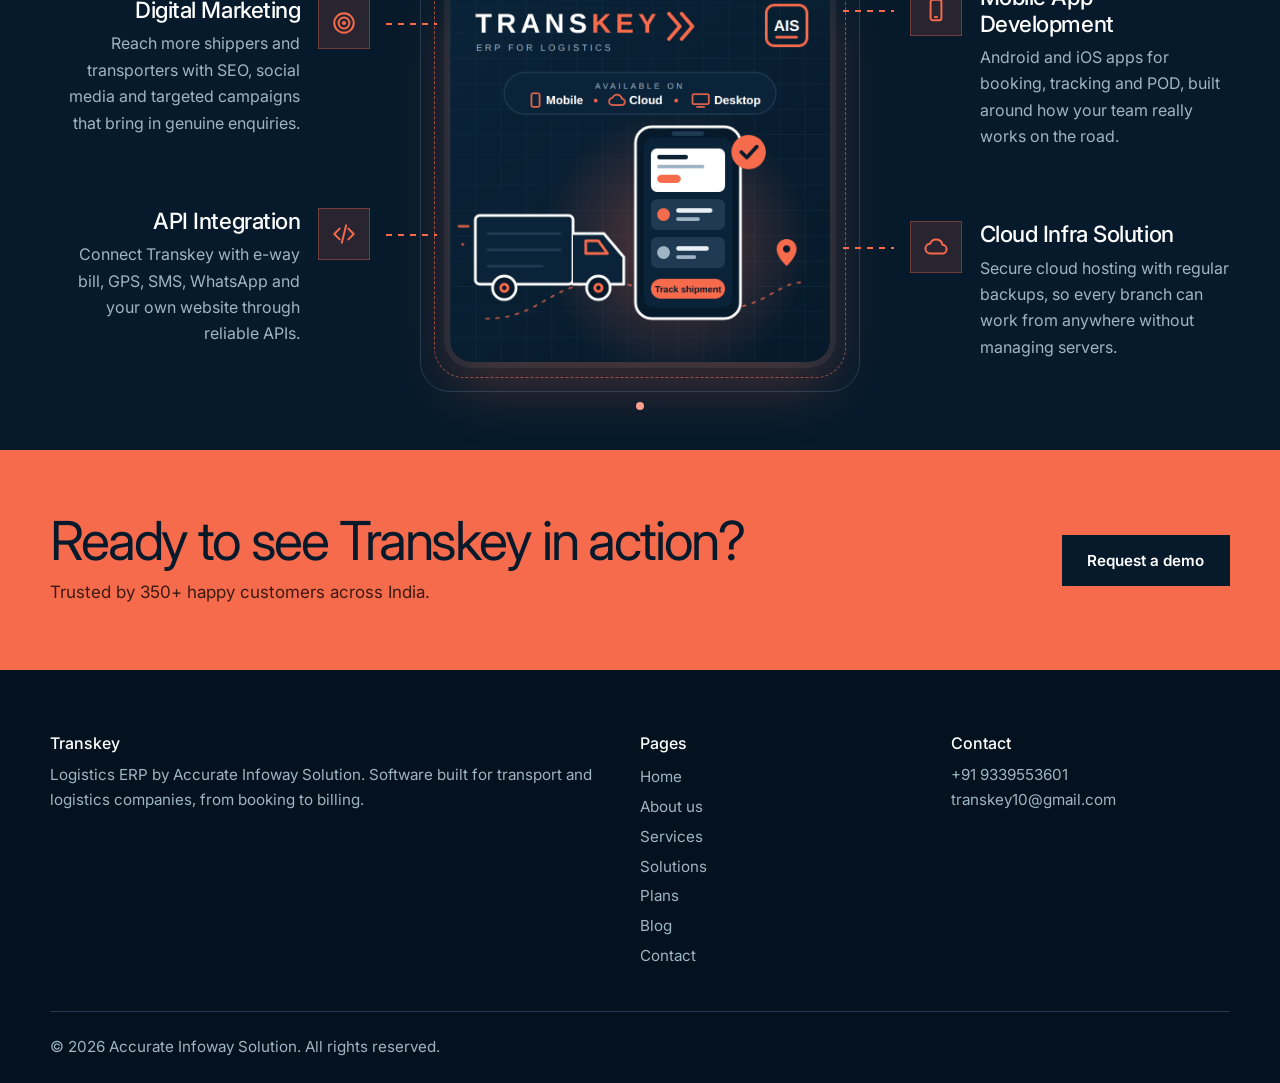
<file: services.html>
<!DOCTYPE html>
<html lang="en">
<head>
<meta charset="utf-8">
<meta name="viewport" content="width=device-width, initial-scale=1">
<title>Services | Transkey Logistics ERP by Accurate Infoway Solution</title>
<meta name="description" content="See what Accurate Infoway Solution offers around Transkey: software modules, mobile apps, API integration, cloud infrastructure and digital marketing.">
<link rel="preconnect" href="https://fonts.googleapis.com">
<link rel="preconnect" href="https://fonts.gstatic.com" crossorigin>
<link href="https://fonts.googleapis.com/css2?family=Inter:wght@300;400;500;600;700&display=swap" rel="stylesheet">
<link rel="stylesheet" href="style.css">
</head>
<body>

<!-- Icon sprite: used by cards as <svg class="ico"><use href="#i-name"/></svg> -->
<svg width="0" height="0" style="position:absolute" aria-hidden="true">
<symbol id="i-download" viewBox="0 0 24 24"><path d="M12 4v11M7 11l5 5 5-5M5 20h14"/></symbol>
<symbol id="i-doc" viewBox="0 0 24 24"><path d="M6 3h8l4 4v14H6z"/><path d="M14 3v4h4M9 13l2 2 4-4"/></symbol>
<symbol id="i-barcode" viewBox="0 0 24 24"><path d="M4 6v12M7 6v12M11 6v12M14 6v12M17 6v12M20 6v12"/></symbol>
<symbol id="i-mail" viewBox="0 0 24 24"><rect x="3" y="5" width="18" height="14" rx="2"/><path d="M3 7l9 6 9-6"/></symbol>
<symbol id="i-pin" viewBox="0 0 24 24"><path d="M12 21s7-6.5 7-12a7 7 0 0 0-14 0c0 5.500 7 12 7 12z"/><circle cx="12" cy="9" r="2.500"/></symbol>
<symbol id="i-mobile" viewBox="0 0 24 24"><rect x="7" y="2.500" width="10" height="19" rx="2"/><path d="M11 18.500h2"/></symbol>
<symbol id="i-clip" viewBox="0 0 24 24"><path d="M20 11l-8 8a5 5 0 0 1-7-7l9-9a3.300 3.300 0 0 1 5 5l-9 9a1.700 1.700 0 0 1-2.500-2.500l8-8"/></symbol>
<symbol id="i-dash" viewBox="0 0 24 24"><rect x="3" y="4" width="18" height="16" rx="2"/><path d="M7 16v-4M12 16V8M17 16v-6"/></symbol>
<symbol id="i-gear" viewBox="0 0 24 24"><circle cx="12" cy="12" r="3"/><path d="M12 3v3M12 18v3M3 12h3M18 12h3M5.600 5.600l2.100 2.100M16.300 16.300l2.100 2.100M18.400 5.600l-2.100 2.100M7.700 16.300l-2.100 2.100"/></symbol>
<symbol id="i-calc" viewBox="0 0 24 24"><rect x="5" y="3" width="14" height="18" rx="2"/><path d="M8 7h8M8 12h2M14 12h2M8 16h2M14 16h2"/></symbol>
<symbol id="i-truck" viewBox="0 0 24 24"><rect x="2" y="7" width="12" height="9" rx="1"/><path d="M14 10h4l3 3v3h-7"/><circle cx="7" cy="18" r="2"/><circle cx="17" cy="18" r="2"/></symbol>
<symbol id="i-warehouse" viewBox="0 0 24 24"><path d="M3 10l9-6 9 6v10H3z"/><path d="M8 20v-6h8v6"/></symbol>
<symbol id="i-users" viewBox="0 0 24 24"><circle cx="9" cy="8" r="3"/><path d="M3 20c0-3.500 2.700-6 6-6s6 2.500 6 6"/><circle cx="17" cy="9" r="2.500"/><path d="M17 14c2.500 0 4.500 2 4.500 5"/></symbol>
<symbol id="i-route" viewBox="0 0 24 24"><circle cx="6" cy="18" r="2"/><circle cx="18" cy="6" r="2"/><path d="M8 18h6a3 3 0 0 0 0-6h-4a3 3 0 0 1 0-6h6"/></symbol>
<symbol id="i-boxes" viewBox="0 0 24 24"><rect x="3" y="12" width="8" height="8"/><rect x="13" y="12" width="8" height="8"/><rect x="8" y="3" width="8" height="8"/></symbol>
<symbol id="i-contract" viewBox="0 0 24 24"><path d="M6 3h8l4 4v14H6z"/><path d="M14 3v4h4M9 12h6M9 16h6"/></symbol>
<symbol id="i-cloud" viewBox="0 0 24 24"><path d="M7 18a4.500 4.500 0 0 1-.5-9A6 6 0 0 1 18 10a4 4 0 0 1-.5 8z"/></symbol>
<symbol id="i-building" viewBox="0 0 24 24"><rect x="5" y="3" width="14" height="18" rx="1"/><path d="M9 7h2M13 7h2M9 11h2M13 11h2M10 21v-4h4v4"/></symbol>
<symbol id="i-book" viewBox="0 0 24 24"><path d="M5 4h11a3 3 0 0 1 3 3v13H8a3 3 0 0 1-3-3z"/><path d="M5 17a3 3 0 0 1 3-3h11"/></symbol>
<symbol id="i-percent" viewBox="0 0 24 24"><path d="M19 5L5 19"/><circle cx="7" cy="7" r="2.500"/><circle cx="17" cy="17" r="2.500"/></symbol>
<symbol id="i-cal" viewBox="0 0 24 24"><rect x="3" y="5" width="18" height="16" rx="2"/><path d="M3 10h18M8 3v4M16 3v4"/></symbol>
<symbol id="i-chart" viewBox="0 0 24 24"><path d="M4 20V4M4 20h16"/><path d="M8 16l4-5 3 3 5-7"/></symbol>
<symbol id="i-sliders" viewBox="0 0 24 24"><path d="M4 7h10M18 7h2M4 17h2M10 17h10"/><circle cx="16" cy="7" r="2"/><circle cx="8" cy="17" r="2"/></symbol>
<symbol id="i-headset" viewBox="0 0 24 24"><path d="M5 14v-2a7 7 0 0 1 14 0v2"/><rect x="3" y="14" width="4" height="6" rx="1.500"/><rect x="17" y="14" width="4" height="6" rx="1.500"/></symbol>
<symbol id="i-target" viewBox="0 0 24 24"><circle cx="12" cy="12" r="9"/><circle cx="12" cy="12" r="5"/><circle cx="12" cy="12" r="1"/></symbol>
<symbol id="i-eye" viewBox="0 0 24 24"><path d="M2 12s4-7 10-7 10 7 10 7-4 7-10 7S2 12 2 12z"/><circle cx="12" cy="12" r="3"/></symbol>
<symbol id="i-shield" viewBox="0 0 24 24"><path d="M12 3l8 3v6c0 5-3.500 8-8 9-4.500-1-8-4-8-9V6z"/><path d="M9 12l2 2 4-4"/></symbol>
<symbol id="i-code" viewBox="0 0 24 24"><path d="M8 7l-5 5 5 5M16 7l5 5-5 5M14 4l-4 16"/></symbol>
</svg>

<!-- Top contact bar -->
<div class="topbar">
  <div class="wrap">
    <div class="contact">
      <a href="tel:+919339553601"><svg viewBox="0 0 24 24" aria-hidden="true"><path d="M6.62 10.79c1.44 2.83 3.76 5.14 6.59 6.59l2.2-2.2c.27-.27.67-.36 1.02-.24 1.12.37 2.33.57 3.57.57.55 0 1 .45 1 1V20c0 .55-.45 1-1 1-9.39 0-17-7.61-17-17 0-.55.45-1 1-1h3.5c.55 0 1 .45 1 1 0 1.25.2 2.45.57 3.57.11.35.03.74-.25 1.02l-2.2 2.2z"/></svg>+91 93395 53601</a>
      <a href="mailto:transkey10@gmail.com"><svg viewBox="0 0 24 24" aria-hidden="true"><path d="M20 4H4c-1.1 0-2 .9-2 2v12c0 1.1.9 2 2 2h16c1.1 0 2-.9 2-2V6c0-1.1-.9-2-2-2zm0 4l-8 5-8-5V6l8 5 8-5v2z"/></svg>transkey10@gmail.com</a>
    </div>
    <div class="social">
      <!-- Replace each href="#" with your real profile URL -->
      <a href="https://www.facebook.com/accurateinfowaysolution/" target="_blank" rel="noopener" aria-label="Facebook"><svg viewBox="0 0 24 24"><path d="M13.5 21v-8h2.7l.4-3.2h-3.1V7.8c0-.9.3-1.5 1.6-1.5h1.7V3.4A22 22 0 0 0 14.4 3c-2.4 0-4.1 1.5-4.1 4.2v2.6H7.5V13h2.8v8z"/></svg></a>
      <a href="#" target="_blank" rel="noopener" aria-label="LinkedIn"><svg viewBox="0 0 24 24"><path d="M4.5 9h3.7v11H4.5zM6.35 3.5a2.15 2.15 0 1 1 0 4.3 2.15 2.15 0 0 1 0-4.3zM10.4 9h3.5v1.5h.1c.5-.9 1.7-1.8 3.5-1.8 3.7 0 4.4 2.4 4.4 5.6V20h-3.7v-5.1c0-1.2 0-2.8-1.7-2.8s-2 1.3-2 2.7V20h-3.7z"/></svg></a>
      <a href="https://www.youtube.com/@anadvancetransportmanageme5018" target="_blank" rel="noopener" aria-label="YouTube"><svg viewBox="0 0 24 24"><path d="M21.600 7.200a2.500 2.500 0 0 0-1.800-1.800C18.200 5 12 5 12 5s-6.200 0-7.800.4A2.500 2.500 0 0 0 2.400 7.200C2 8.800 2 12 2 12s0 3.200.4 4.800a2.500 2.500 0 0 0 1.800 1.800C5.800 19 12 19 12 19s6.200 0 7.800-.4a2.500 2.500 0 0 0 1.800-1.800c.4-1.600.4-4.800.4-4.800s0-3.200-.4-4.800zM10 15V9l5.200 3z"/></svg></a>
    </div>
  </div>
</div>

<header>
  <div class="wrap bar">
    <a class="logo" href="index.html" aria-label="Transkey home"><svg class="logo-mark" viewBox="0 0 48 48" aria-hidden="true"><rect x="1.5" y="1.5" width="45" height="45" rx="9" fill="none" stroke="#f76b4d" stroke-width="3"/><text x="24" y="30" text-anchor="middle" font-family="Arial Black, Arial, sans-serif" font-weight="900" font-size="18" fill="#fff">AIS</text><path d="M13 37h22" stroke="#f76b4d" stroke-width="3" stroke-linecap="round"/></svg><span>Accurate Infoway Solution</span></a>
    <button class="menu-btn" id="menuBtn" aria-expanded="false" aria-controls="nav" aria-label="Menu"><span class="bars"><i></i><i></i><i></i></span></button>
    <nav id="nav" aria-label="Main">
      <ul>
        <li><a href="index.html">Home</a></li>
        <li><a href="about.html">About us</a></li>
        <li><a class="active" href="services.html">Services</a></li>
        <li><a href="solutions.html">Solutions</a></li>
        <li><a href="blog.html">Blog</a></li>
        <li><a class="brochure" href="transkey-brochure.pdf" download><svg class="ico-s" aria-hidden="true"><use href="#i-download"/></svg>Brochure</a></li>
        <li><a class="talk" href="contact.html">Talk to us</a></li>
      </ul>
    </nav>
  </div>
</header>

<main>

<div class="page show" id="services">
  <div class="page-head"><div class="wrap">
    <div class="eyebrow">Services</div>
    <h1>What we're <em>offering.</em></h1>
    <p>Software, web, cloud and outsourcing services for logistics businesses.</p>
  </div></div>
  <section class="section">
    <div class="wrap grid g3" style="margin-top:0">

      <article class="item">
        <img class="icon" src="images/icons/software.svg" alt="" width="56" height="56">
        <h3>Customized Software Development</h3>
        <p>Development of business application software is the core activity at ACCURATE INFOWAY. It offers custom application development and also specialized in building up ready to use various ERP software.</p>
      </article>

      <article class="item">
        <img class="icon" src="images/icons/website.svg" alt="" width="56" height="56">
        <h3>Website Design &amp; Development</h3>
        <p>The professionals team at ACCURATE INFOWAY assets business to have an effective web presence and at the same time provide a complete portal development solution right from conceiving to SEO &amp; marketing.</p>
      </article>

      <article class="item">
        <img class="icon" src="images/icons/logistics.svg" alt="" width="56" height="56">
        <h3>Logistics Management ERP</h3>
        <p>For any logistics company, operational activities are the most crucial activities. Transkey software seamlessly makes it easy to work. Have access to complete operation modules from receipt of orders from client till delivery of consignment.</p>
      </article>

      <article class="item">
        <img class="icon" src="images/icons/outsourcing.svg" alt="" width="56" height="56">
        <h3>Outsourcing Service</h3>
        <p>Offshore programming, QA testing, migration projects, customer support are some of the outsourcing services rendered by ACCURATE INFOWAY. Its ultimate Offshore development and staff finger provide cost and quality benefits.</p>
      </article>

      <article class="item">
        <img class="icon" src="images/icons/virtualization.svg" alt="" width="56" height="56">
        <h3>Application Virtualization &amp; Remote Desktop Solution</h3>
        <p>Any ERP or application can be integrated using the system server-based computing and advance network architecture where applications are deployed, managed, supported and executed 100%.</p>
      </article>

      <article class="item">
        <img class="icon" src="images/icons/cloud.svg" alt="" width="56" height="56">
        <h3>Cloud Services</h3>
        <p>Cloud services are a subset of hosted services specifically hosted on the cloud. This means the hardware, network, storage, and composite solutions are from a cloud vendor.</p>
      </article>

    </div>
  </section>

  <section class="section dark prod" id="productive">
    <div class="wrap">
      <div class="prod-head">
        <div class="eyebrow">Beyond the software</div>
        <h2>We make your work more <em>productive.</em></h2>
      </div>
      <div class="prod-grid">
        <div class="prod-col left">
          <article class="prod-item" style="--d:0"><svg class="ico" aria-hidden="true"><use href="#i-target"/></svg><div><h3>Digital Marketing</h3><p>Reach more shippers and transporters with SEO, social media and targeted campaigns that bring in genuine enquiries.</p></div></article>
          <article class="prod-item" style="--d:2"><svg class="ico" aria-hidden="true"><use href="#i-code"/></svg><div><h3>API Integration</h3><p>Connect Transkey with e-way bill, GPS, SMS, WhatsApp and your own website through reliable APIs.</p></div></article>
        </div>
        <div class="prod-center" aria-hidden="true">
          <span class="sq sq1"></span><span class="sq sq2"></span>
          <span class="orb"><i></i><i></i></span>
          <img src="images/productive.png" alt="" width="420" height="420" loading="lazy">
        </div>
        <div class="prod-col right">
          <article class="prod-item" style="--d:1"><svg class="ico" aria-hidden="true"><use href="#i-mobile"/></svg><div><h3>Mobile App Development</h3><p>Android and iOS apps for booking, tracking and POD, built around how your team really works on the road.</p></div></article>
          <article class="prod-item" style="--d:3"><svg class="ico" aria-hidden="true"><use href="#i-cloud"/></svg><div><h3>Cloud Infra Solution</h3><p>Secure cloud hosting with regular backups, so every branch can work from anywhere without managing servers.</p></div></article>
        </div>
      </div>
    </div>
  </section>
</div>

</main>

<section class="cta" id="cta">
  <div class="wrap">
    <div><h2>Ready to see Transkey in action?</h2><p>Trusted by 350+ happy customers across India.</p></div>
    <a class="btn" href="contact.html">Request a demo</a>
  </div>
</section>

<footer>
  <div class="wrap cols">
    <div><h3>Transkey</h3><p>Logistics ERP by Accurate Infoway Solution. Software built for transport and logistics companies, from booking to billing.</p></div>
    <div><h3>Pages</h3><a href="index.html">Home</a><a href="about.html">About us</a><a href="services.html">Services</a><a href="solutions.html">Solutions</a><a href="index.html#plans">Plans</a><a href="blog.html">Blog</a><a href="contact.html">Contact</a></div>
    <div><h3>Contact</h3><p>+91 9339553601</p><p>transkey10@gmail.com</p></div>
  </div>
  <div class="wrap copy">&copy; <span id="yr"></span> Accurate Infoway Solution. All rights reserved.</div>
</footer>

<script src="script.js"></script>
</body>
</html>
</file>
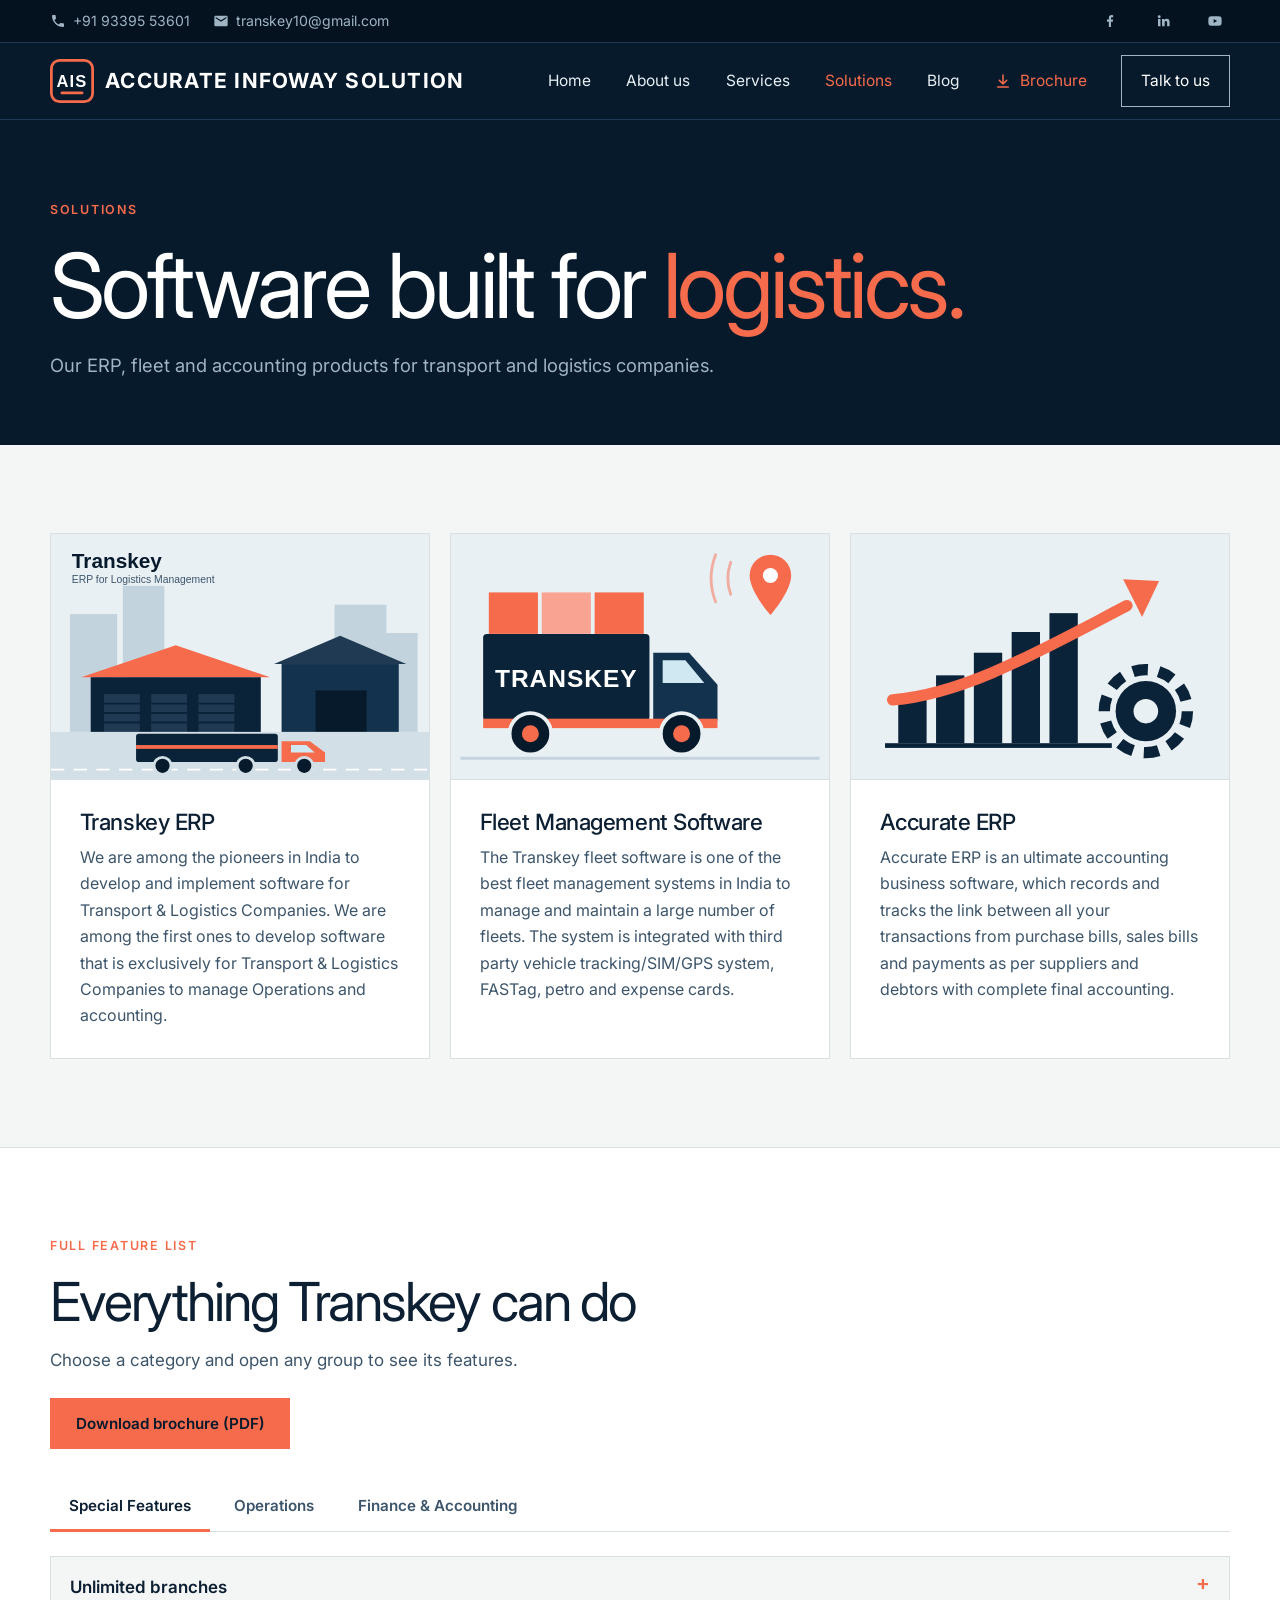
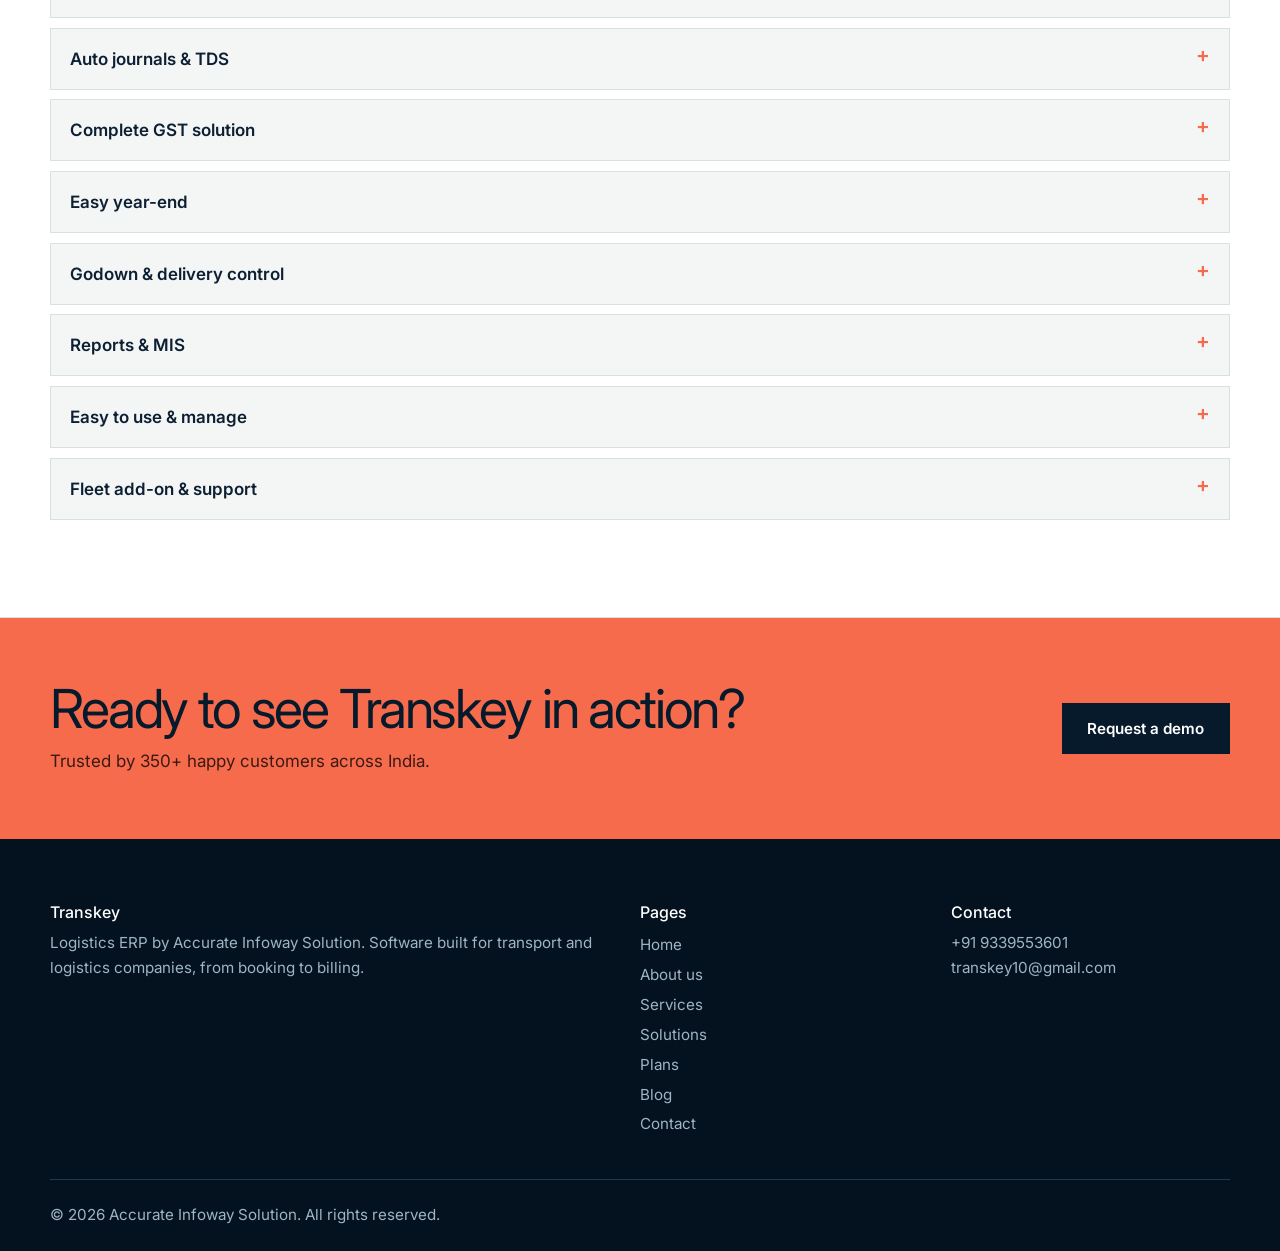
<file: solutions.html>
<!DOCTYPE html>
<html lang="en">
<head>
<meta charset="utf-8">
<meta name="viewport" content="width=device-width, initial-scale=1">
<title>Solutions &amp; Features | Transkey Transport ERP</title>
<meta name="description" content="The full Transkey feature list: booking, manifest, lorry hire challan, delivery, billing, accounts, GST, TDS and fleet management for transport companies.">
<link rel="preconnect" href="https://fonts.googleapis.com">
<link rel="preconnect" href="https://fonts.gstatic.com" crossorigin>
<link href="https://fonts.googleapis.com/css2?family=Inter:wght@300;400;500;600;700&display=swap" rel="stylesheet">
<link rel="stylesheet" href="style.css">
</head>
<body>

<!-- Icon sprite: used by cards as <svg class="ico"><use href="#i-name"/></svg> -->
<svg width="0" height="0" style="position:absolute" aria-hidden="true">
<symbol id="i-download" viewBox="0 0 24 24"><path d="M12 4v11M7 11l5 5 5-5M5 20h14"/></symbol>
<symbol id="i-doc" viewBox="0 0 24 24"><path d="M6 3h8l4 4v14H6z"/><path d="M14 3v4h4M9 13l2 2 4-4"/></symbol>
<symbol id="i-barcode" viewBox="0 0 24 24"><path d="M4 6v12M7 6v12M11 6v12M14 6v12M17 6v12M20 6v12"/></symbol>
<symbol id="i-mail" viewBox="0 0 24 24"><rect x="3" y="5" width="18" height="14" rx="2"/><path d="M3 7l9 6 9-6"/></symbol>
<symbol id="i-pin" viewBox="0 0 24 24"><path d="M12 21s7-6.5 7-12a7 7 0 0 0-14 0c0 5.500 7 12 7 12z"/><circle cx="12" cy="9" r="2.500"/></symbol>
<symbol id="i-mobile" viewBox="0 0 24 24"><rect x="7" y="2.500" width="10" height="19" rx="2"/><path d="M11 18.500h2"/></symbol>
<symbol id="i-clip" viewBox="0 0 24 24"><path d="M20 11l-8 8a5 5 0 0 1-7-7l9-9a3.300 3.300 0 0 1 5 5l-9 9a1.700 1.700 0 0 1-2.500-2.500l8-8"/></symbol>
<symbol id="i-dash" viewBox="0 0 24 24"><rect x="3" y="4" width="18" height="16" rx="2"/><path d="M7 16v-4M12 16V8M17 16v-6"/></symbol>
<symbol id="i-gear" viewBox="0 0 24 24"><circle cx="12" cy="12" r="3"/><path d="M12 3v3M12 18v3M3 12h3M18 12h3M5.600 5.600l2.100 2.100M16.300 16.300l2.100 2.100M18.400 5.600l-2.100 2.100M7.700 16.300l-2.100 2.100"/></symbol>
<symbol id="i-calc" viewBox="0 0 24 24"><rect x="5" y="3" width="14" height="18" rx="2"/><path d="M8 7h8M8 12h2M14 12h2M8 16h2M14 16h2"/></symbol>
<symbol id="i-truck" viewBox="0 0 24 24"><rect x="2" y="7" width="12" height="9" rx="1"/><path d="M14 10h4l3 3v3h-7"/><circle cx="7" cy="18" r="2"/><circle cx="17" cy="18" r="2"/></symbol>
<symbol id="i-warehouse" viewBox="0 0 24 24"><path d="M3 10l9-6 9 6v10H3z"/><path d="M8 20v-6h8v6"/></symbol>
<symbol id="i-users" viewBox="0 0 24 24"><circle cx="9" cy="8" r="3"/><path d="M3 20c0-3.500 2.700-6 6-6s6 2.500 6 6"/><circle cx="17" cy="9" r="2.500"/><path d="M17 14c2.500 0 4.500 2 4.500 5"/></symbol>
<symbol id="i-route" viewBox="0 0 24 24"><circle cx="6" cy="18" r="2"/><circle cx="18" cy="6" r="2"/><path d="M8 18h6a3 3 0 0 0 0-6h-4a3 3 0 0 1 0-6h6"/></symbol>
<symbol id="i-boxes" viewBox="0 0 24 24"><rect x="3" y="12" width="8" height="8"/><rect x="13" y="12" width="8" height="8"/><rect x="8" y="3" width="8" height="8"/></symbol>
<symbol id="i-contract" viewBox="0 0 24 24"><path d="M6 3h8l4 4v14H6z"/><path d="M14 3v4h4M9 12h6M9 16h6"/></symbol>
<symbol id="i-cloud" viewBox="0 0 24 24"><path d="M7 18a4.500 4.500 0 0 1-.5-9A6 6 0 0 1 18 10a4 4 0 0 1-.5 8z"/></symbol>
<symbol id="i-building" viewBox="0 0 24 24"><rect x="5" y="3" width="14" height="18" rx="1"/><path d="M9 7h2M13 7h2M9 11h2M13 11h2M10 21v-4h4v4"/></symbol>
<symbol id="i-book" viewBox="0 0 24 24"><path d="M5 4h11a3 3 0 0 1 3 3v13H8a3 3 0 0 1-3-3z"/><path d="M5 17a3 3 0 0 1 3-3h11"/></symbol>
<symbol id="i-percent" viewBox="0 0 24 24"><path d="M19 5L5 19"/><circle cx="7" cy="7" r="2.500"/><circle cx="17" cy="17" r="2.500"/></symbol>
<symbol id="i-cal" viewBox="0 0 24 24"><rect x="3" y="5" width="18" height="16" rx="2"/><path d="M3 10h18M8 3v4M16 3v4"/></symbol>
<symbol id="i-chart" viewBox="0 0 24 24"><path d="M4 20V4M4 20h16"/><path d="M8 16l4-5 3 3 5-7"/></symbol>
<symbol id="i-sliders" viewBox="0 0 24 24"><path d="M4 7h10M18 7h2M4 17h2M10 17h10"/><circle cx="16" cy="7" r="2"/><circle cx="8" cy="17" r="2"/></symbol>
<symbol id="i-headset" viewBox="0 0 24 24"><path d="M5 14v-2a7 7 0 0 1 14 0v2"/><rect x="3" y="14" width="4" height="6" rx="1.500"/><rect x="17" y="14" width="4" height="6" rx="1.500"/></symbol>
<symbol id="i-target" viewBox="0 0 24 24"><circle cx="12" cy="12" r="9"/><circle cx="12" cy="12" r="5"/><circle cx="12" cy="12" r="1"/></symbol>
<symbol id="i-eye" viewBox="0 0 24 24"><path d="M2 12s4-7 10-7 10 7 10 7-4 7-10 7S2 12 2 12z"/><circle cx="12" cy="12" r="3"/></symbol>
<symbol id="i-shield" viewBox="0 0 24 24"><path d="M12 3l8 3v6c0 5-3.500 8-8 9-4.500-1-8-4-8-9V6z"/><path d="M9 12l2 2 4-4"/></symbol>
<symbol id="i-code" viewBox="0 0 24 24"><path d="M8 7l-5 5 5 5M16 7l5 5-5 5M14 4l-4 16"/></symbol>
</svg>

<!-- Top contact bar -->
<div class="topbar">
  <div class="wrap">
    <div class="contact">
      <a href="tel:+919339553601"><svg viewBox="0 0 24 24" aria-hidden="true"><path d="M6.62 10.79c1.44 2.83 3.76 5.14 6.59 6.59l2.2-2.2c.27-.27.67-.36 1.02-.24 1.12.37 2.33.57 3.57.57.55 0 1 .45 1 1V20c0 .55-.45 1-1 1-9.39 0-17-7.61-17-17 0-.55.45-1 1-1h3.5c.55 0 1 .45 1 1 0 1.25.2 2.45.57 3.57.11.35.03.74-.25 1.02l-2.2 2.2z"/></svg>+91 93395 53601</a>
      <a href="mailto:transkey10@gmail.com"><svg viewBox="0 0 24 24" aria-hidden="true"><path d="M20 4H4c-1.1 0-2 .9-2 2v12c0 1.1.9 2 2 2h16c1.1 0 2-.9 2-2V6c0-1.1-.9-2-2-2zm0 4l-8 5-8-5V6l8 5 8-5v2z"/></svg>transkey10@gmail.com</a>
    </div>
    <div class="social">
      <!-- Replace each href="#" with your real profile URL -->
      <a href="https://www.facebook.com/accurateinfowaysolution/" target="_blank" rel="noopener" aria-label="Facebook"><svg viewBox="0 0 24 24"><path d="M13.5 21v-8h2.7l.4-3.2h-3.1V7.8c0-.9.3-1.5 1.6-1.5h1.7V3.4A22 22 0 0 0 14.4 3c-2.4 0-4.1 1.5-4.1 4.2v2.6H7.5V13h2.8v8z"/></svg></a>
      <a href="#" target="_blank" rel="noopener" aria-label="LinkedIn"><svg viewBox="0 0 24 24"><path d="M4.5 9h3.7v11H4.5zM6.35 3.5a2.15 2.15 0 1 1 0 4.3 2.15 2.15 0 0 1 0-4.3zM10.4 9h3.5v1.5h.1c.5-.9 1.7-1.8 3.5-1.8 3.7 0 4.4 2.4 4.4 5.6V20h-3.7v-5.1c0-1.2 0-2.8-1.7-2.8s-2 1.3-2 2.7V20h-3.7z"/></svg></a>
      <a href="https://www.youtube.com/@anadvancetransportmanageme5018" target="_blank" rel="noopener" aria-label="YouTube"><svg viewBox="0 0 24 24"><path d="M21.600 7.200a2.500 2.500 0 0 0-1.800-1.800C18.200 5 12 5 12 5s-6.200 0-7.800.4A2.500 2.500 0 0 0 2.400 7.200C2 8.800 2 12 2 12s0 3.200.4 4.800a2.500 2.500 0 0 0 1.800 1.800C5.800 19 12 19 12 19s6.200 0 7.800-.4a2.500 2.500 0 0 0 1.800-1.800c.4-1.600.4-4.800.4-4.800s0-3.200-.4-4.800zM10 15V9l5.200 3z"/></svg></a>
    </div>
  </div>
</div>

<header>
  <div class="wrap bar">
    <a class="logo" href="index.html" aria-label="Transkey home"><svg class="logo-mark" viewBox="0 0 48 48" aria-hidden="true"><rect x="1.5" y="1.5" width="45" height="45" rx="9" fill="none" stroke="#f76b4d" stroke-width="3"/><text x="24" y="30" text-anchor="middle" font-family="Arial Black, Arial, sans-serif" font-weight="900" font-size="18" fill="#fff">AIS</text><path d="M13 37h22" stroke="#f76b4d" stroke-width="3" stroke-linecap="round"/></svg><span>Accurate Infoway Solution</span></a>
    <button class="menu-btn" id="menuBtn" aria-expanded="false" aria-controls="nav" aria-label="Menu"><span class="bars"><i></i><i></i><i></i></span></button>
    <nav id="nav" aria-label="Main">
      <ul>
        <li><a href="index.html">Home</a></li>
        <li><a href="about.html">About us</a></li>
        <li><a href="services.html">Services</a></li>
        <li><a class="active" href="solutions.html">Solutions</a></li>
        <li><a href="blog.html">Blog</a></li>
        <li><a class="brochure" href="transkey-brochure.pdf" download><svg class="ico-s" aria-hidden="true"><use href="#i-download"/></svg>Brochure</a></li>
        <li><a class="talk" href="contact.html">Talk to us</a></li>
      </ul>
    </nav>
  </div>
</header>

<main>

<div class="page show" id="solutions">
  <div class="page-head"><div class="wrap">
    <div class="eyebrow">Solutions</div>
    <h1>Software built for <em>logistics.</em></h1>
    <p>Our ERP, fleet and accounting products for transport and logistics companies.</p>
  </div></div>

  <section class="section">
    <div class="wrap grid g3 sol-grid" style="margin-top:0">

      <article class="item">
        <img class="sol-img" src="images/icons/transkey-erp.svg" alt="Transkey ERP">
        <div class="sol-body">
          <h3>Transkey ERP</h3>
          <p>We are among the pioneers in India to develop and implement software for Transport &amp; Logistics Companies. We are among the first ones to develop software that is exclusively for Transport &amp; Logistics Companies to manage Operations and accounting.</p>
        </div>
      </article>

      <article class="item">
        <img class="sol-img" src="images/icons/fleet-management.svg" alt="Fleet Management Software">
        <div class="sol-body">
          <h3>Fleet Management Software</h3>
          <p>The Transkey fleet software is one of the best fleet management systems in India to manage and maintain a large number of fleets. The system is integrated with third party vehicle tracking/SIM/GPS system, FASTag, petro and expense cards.</p>
        </div>
      </article>

      <article class="item">
        <img class="sol-img" src="images/icons/accurate-erp.svg" alt="Accurate ERP">
        <div class="sol-body">
          <h3>Accurate ERP</h3>
          <p>Accurate ERP is an ultimate accounting business software, which records and tracks the link between all your transactions from purchase bills, sales bills and payments as per suppliers and debtors with complete final accounting.</p>
        </div>
      </article>

    </div>
  </section>

  <section class="section white" id="fullList">
    <div class="wrap">
      <div class="eyebrow">Full feature list</div>
      <h2>Everything Transkey can do</h2>
      <p>Choose a category and open any group to see its features.</p>
      <p style="margin-top:1.5rem"><a class="btn" href="transkey-brochure.pdf" download>Download brochure (PDF)</a></p>
      <div class="tabs" role="tablist" id="tabList" aria-label="Feature categories"></div>
      <div id="tabPanel" role="tabpanel"></div>
    </div>
  </section>
</div>

</main>

<section class="cta" id="cta">
  <div class="wrap">
    <div><h2>Ready to see Transkey in action?</h2><p>Trusted by 350+ happy customers across India.</p></div>
    <a class="btn" href="contact.html">Request a demo</a>
  </div>
</section>

<footer>
  <div class="wrap cols">
    <div><h3>Transkey</h3><p>Logistics ERP by Accurate Infoway Solution. Software built for transport and logistics companies, from booking to billing.</p></div>
    <div><h3>Pages</h3><a href="index.html">Home</a><a href="about.html">About us</a><a href="services.html">Services</a><a href="solutions.html">Solutions</a><a href="index.html#plans">Plans</a><a href="blog.html">Blog</a><a href="contact.html">Contact</a></div>
    <div><h3>Contact</h3><p>+91 9339553601</p><p>transkey10@gmail.com</p></div>
  </div>
  <div class="wrap copy">&copy; <span id="yr"></span> Accurate Infoway Solution. All rights reserved.</div>
</footer>

<script src="script.js"></script>
</body>
</html>
</file>
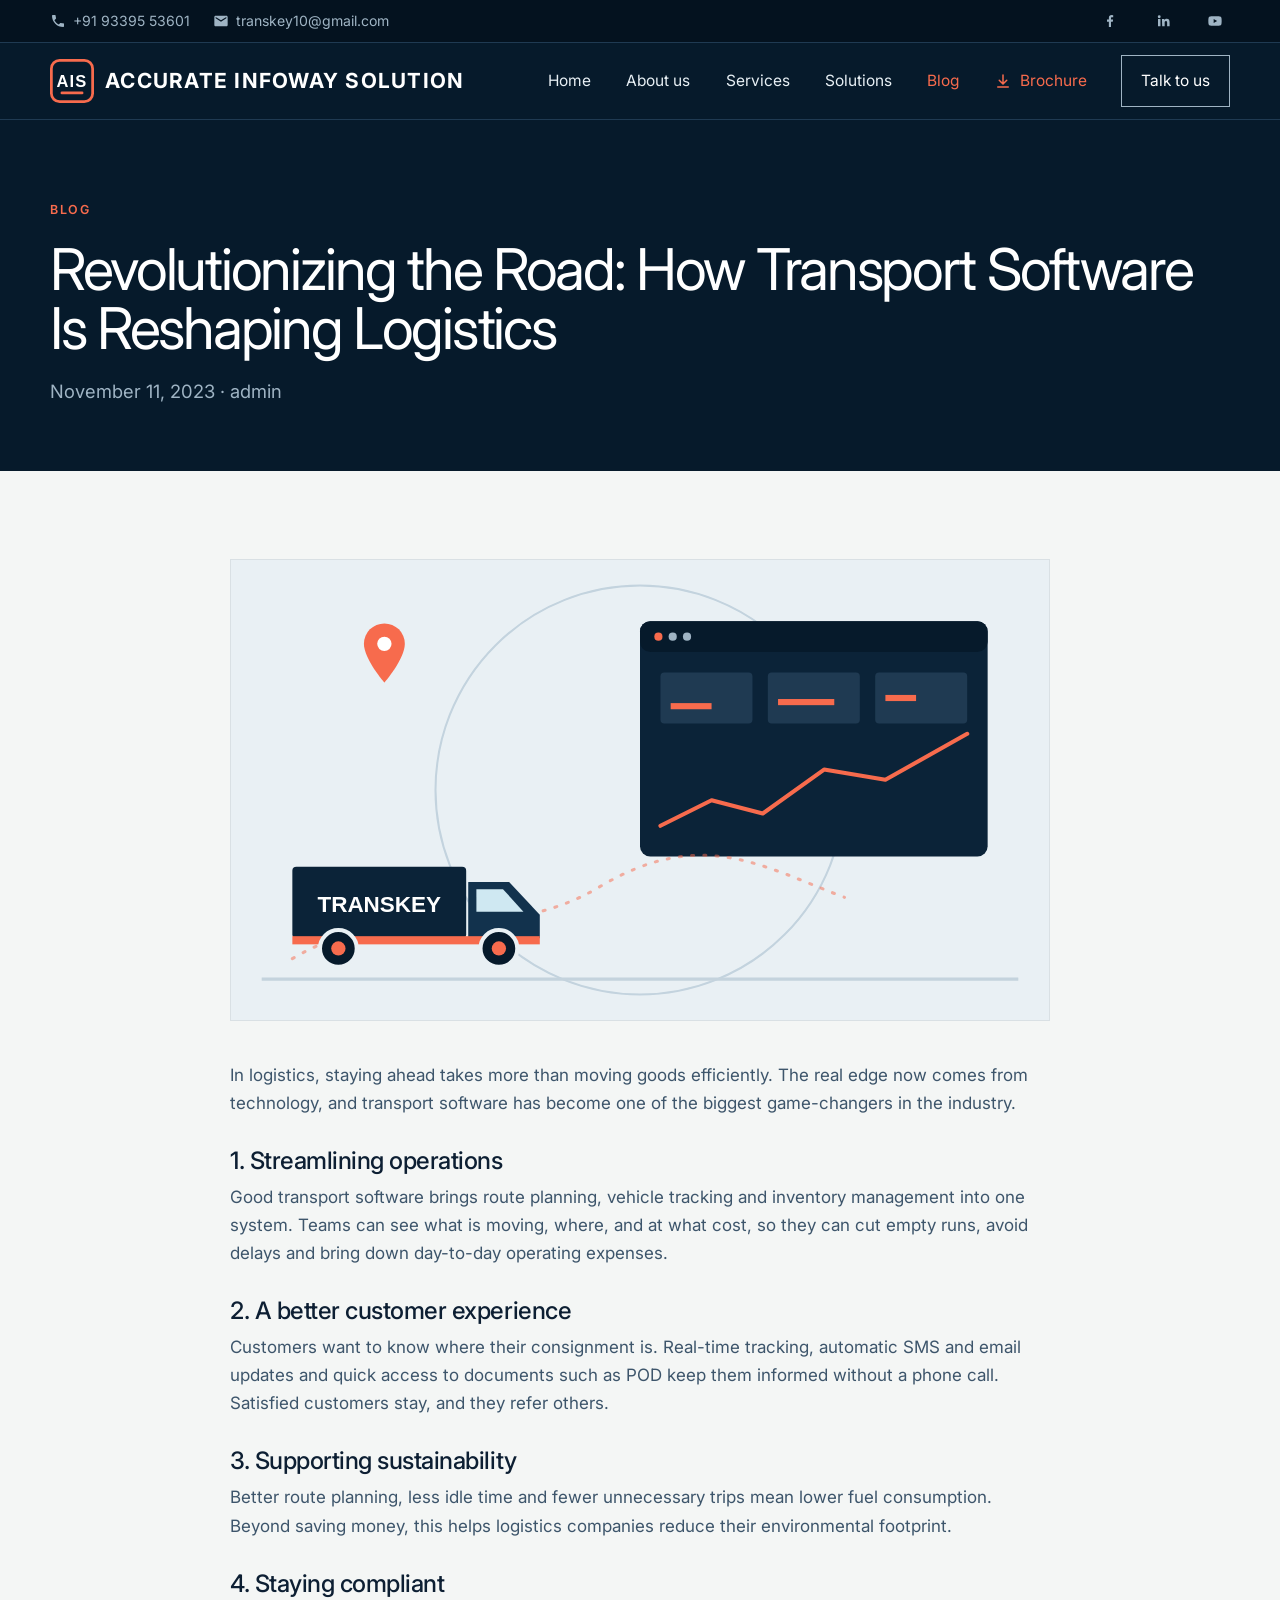
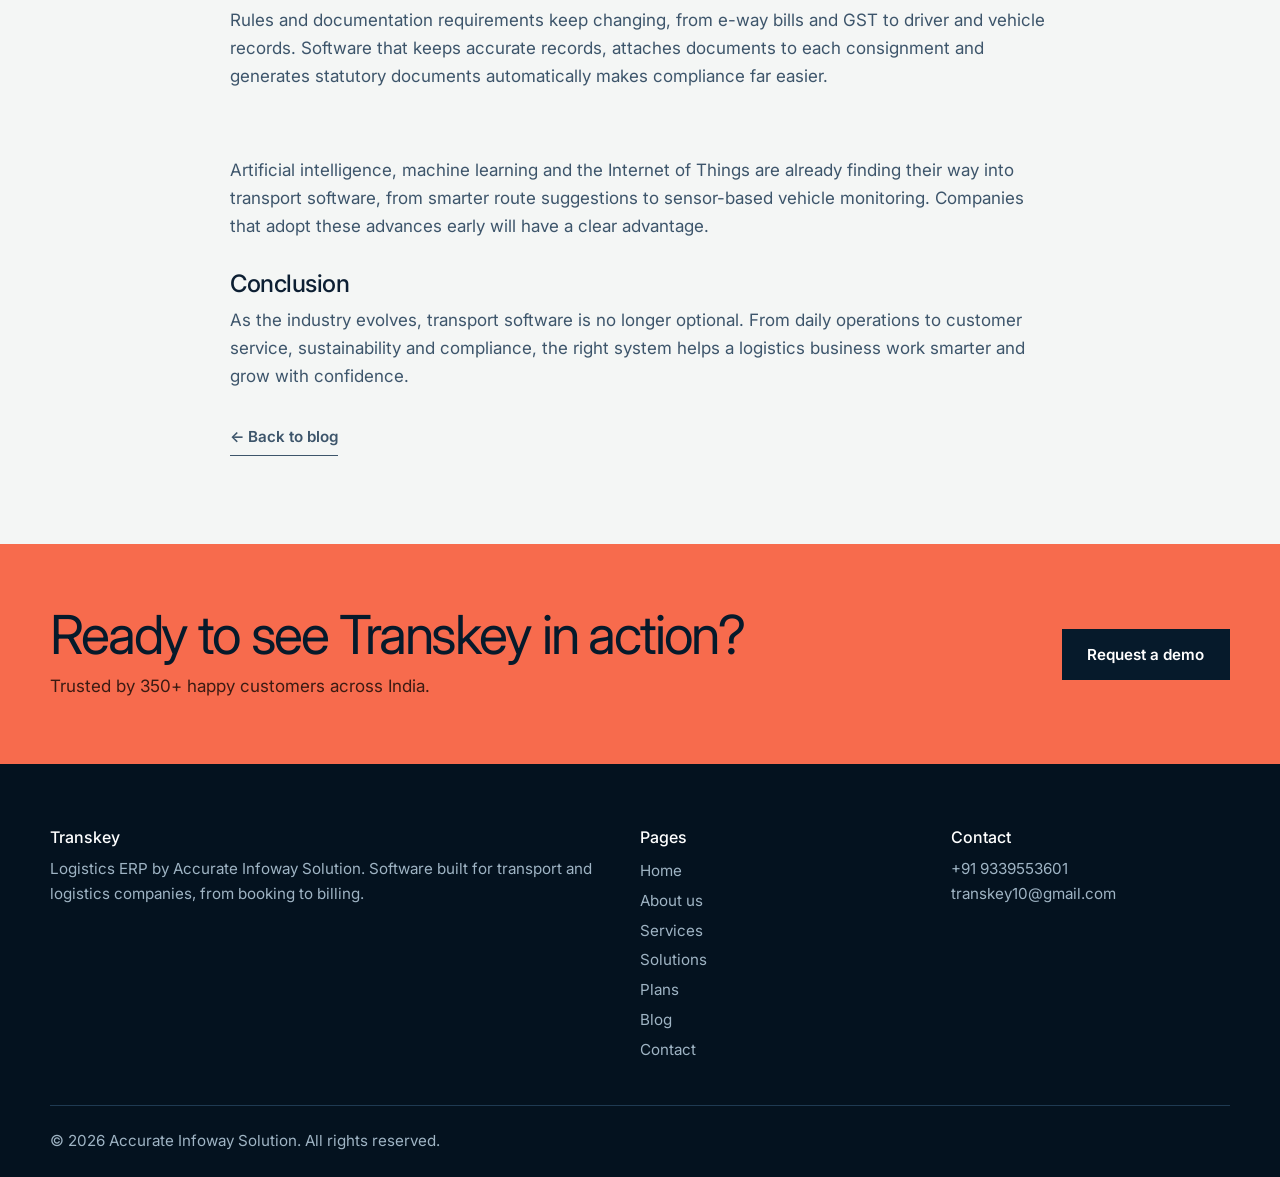
<file: transport-software-reshaping-logistics.html>
<!DOCTYPE html>
<html lang="en">
<head>
<meta charset="utf-8">
<meta name="viewport" content="width=device-width, initial-scale=1">
<title>How Transport Software Is Reshaping Logistics | Transkey Blog</title>
<meta name="description" content="How transport software is streamlining operations, improving customer experience and preparing logistics companies for the future.">
<link rel="preconnect" href="https://fonts.googleapis.com">
<link rel="preconnect" href="https://fonts.gstatic.com" crossorigin>
<link href="https://fonts.googleapis.com/css2?family=Inter:wght@300;400;500;600;700&display=swap" rel="stylesheet">
<link rel="stylesheet" href="style.css">
</head>
<body>

<!-- Icon sprite: used by cards as <svg class="ico"><use href="#i-name"/></svg> -->
<svg width="0" height="0" style="position:absolute" aria-hidden="true">
<symbol id="i-download" viewBox="0 0 24 24"><path d="M12 4v11M7 11l5 5 5-5M5 20h14"/></symbol>
<symbol id="i-doc" viewBox="0 0 24 24"><path d="M6 3h8l4 4v14H6z"/><path d="M14 3v4h4M9 13l2 2 4-4"/></symbol>
<symbol id="i-barcode" viewBox="0 0 24 24"><path d="M4 6v12M7 6v12M11 6v12M14 6v12M17 6v12M20 6v12"/></symbol>
<symbol id="i-mail" viewBox="0 0 24 24"><rect x="3" y="5" width="18" height="14" rx="2"/><path d="M3 7l9 6 9-6"/></symbol>
<symbol id="i-pin" viewBox="0 0 24 24"><path d="M12 21s7-6.5 7-12a7 7 0 0 0-14 0c0 5.500 7 12 7 12z"/><circle cx="12" cy="9" r="2.500"/></symbol>
<symbol id="i-mobile" viewBox="0 0 24 24"><rect x="7" y="2.500" width="10" height="19" rx="2"/><path d="M11 18.500h2"/></symbol>
<symbol id="i-clip" viewBox="0 0 24 24"><path d="M20 11l-8 8a5 5 0 0 1-7-7l9-9a3.300 3.300 0 0 1 5 5l-9 9a1.700 1.700 0 0 1-2.500-2.500l8-8"/></symbol>
<symbol id="i-dash" viewBox="0 0 24 24"><rect x="3" y="4" width="18" height="16" rx="2"/><path d="M7 16v-4M12 16V8M17 16v-6"/></symbol>
<symbol id="i-gear" viewBox="0 0 24 24"><circle cx="12" cy="12" r="3"/><path d="M12 3v3M12 18v3M3 12h3M18 12h3M5.600 5.600l2.100 2.100M16.300 16.300l2.100 2.100M18.400 5.600l-2.100 2.100M7.700 16.300l-2.100 2.100"/></symbol>
<symbol id="i-calc" viewBox="0 0 24 24"><rect x="5" y="3" width="14" height="18" rx="2"/><path d="M8 7h8M8 12h2M14 12h2M8 16h2M14 16h2"/></symbol>
<symbol id="i-truck" viewBox="0 0 24 24"><rect x="2" y="7" width="12" height="9" rx="1"/><path d="M14 10h4l3 3v3h-7"/><circle cx="7" cy="18" r="2"/><circle cx="17" cy="18" r="2"/></symbol>
<symbol id="i-warehouse" viewBox="0 0 24 24"><path d="M3 10l9-6 9 6v10H3z"/><path d="M8 20v-6h8v6"/></symbol>
<symbol id="i-users" viewBox="0 0 24 24"><circle cx="9" cy="8" r="3"/><path d="M3 20c0-3.500 2.700-6 6-6s6 2.500 6 6"/><circle cx="17" cy="9" r="2.500"/><path d="M17 14c2.500 0 4.500 2 4.500 5"/></symbol>
<symbol id="i-route" viewBox="0 0 24 24"><circle cx="6" cy="18" r="2"/><circle cx="18" cy="6" r="2"/><path d="M8 18h6a3 3 0 0 0 0-6h-4a3 3 0 0 1 0-6h6"/></symbol>
<symbol id="i-boxes" viewBox="0 0 24 24"><rect x="3" y="12" width="8" height="8"/><rect x="13" y="12" width="8" height="8"/><rect x="8" y="3" width="8" height="8"/></symbol>
<symbol id="i-contract" viewBox="0 0 24 24"><path d="M6 3h8l4 4v14H6z"/><path d="M14 3v4h4M9 12h6M9 16h6"/></symbol>
<symbol id="i-cloud" viewBox="0 0 24 24"><path d="M7 18a4.500 4.500 0 0 1-.5-9A6 6 0 0 1 18 10a4 4 0 0 1-.5 8z"/></symbol>
<symbol id="i-building" viewBox="0 0 24 24"><rect x="5" y="3" width="14" height="18" rx="1"/><path d="M9 7h2M13 7h2M9 11h2M13 11h2M10 21v-4h4v4"/></symbol>
<symbol id="i-book" viewBox="0 0 24 24"><path d="M5 4h11a3 3 0 0 1 3 3v13H8a3 3 0 0 1-3-3z"/><path d="M5 17a3 3 0 0 1 3-3h11"/></symbol>
<symbol id="i-percent" viewBox="0 0 24 24"><path d="M19 5L5 19"/><circle cx="7" cy="7" r="2.500"/><circle cx="17" cy="17" r="2.500"/></symbol>
<symbol id="i-cal" viewBox="0 0 24 24"><rect x="3" y="5" width="18" height="16" rx="2"/><path d="M3 10h18M8 3v4M16 3v4"/></symbol>
<symbol id="i-chart" viewBox="0 0 24 24"><path d="M4 20V4M4 20h16"/><path d="M8 16l4-5 3 3 5-7"/></symbol>
<symbol id="i-sliders" viewBox="0 0 24 24"><path d="M4 7h10M18 7h2M4 17h2M10 17h10"/><circle cx="16" cy="7" r="2"/><circle cx="8" cy="17" r="2"/></symbol>
<symbol id="i-headset" viewBox="0 0 24 24"><path d="M5 14v-2a7 7 0 0 1 14 0v2"/><rect x="3" y="14" width="4" height="6" rx="1.500"/><rect x="17" y="14" width="4" height="6" rx="1.500"/></symbol>
<symbol id="i-target" viewBox="0 0 24 24"><circle cx="12" cy="12" r="9"/><circle cx="12" cy="12" r="5"/><circle cx="12" cy="12" r="1"/></symbol>
<symbol id="i-eye" viewBox="0 0 24 24"><path d="M2 12s4-7 10-7 10 7 10 7-4 7-10 7S2 12 2 12z"/><circle cx="12" cy="12" r="3"/></symbol>
<symbol id="i-shield" viewBox="0 0 24 24"><path d="M12 3l8 3v6c0 5-3.500 8-8 9-4.500-1-8-4-8-9V6z"/><path d="M9 12l2 2 4-4"/></symbol>
<symbol id="i-code" viewBox="0 0 24 24"><path d="M8 7l-5 5 5 5M16 7l5 5-5 5M14 4l-4 16"/></symbol>
</svg>

<!-- Top contact bar -->
<div class="topbar">
  <div class="wrap">
    <div class="contact">
      <a href="tel:+919339553601"><svg viewBox="0 0 24 24" aria-hidden="true"><path d="M6.62 10.79c1.44 2.83 3.76 5.14 6.59 6.59l2.2-2.2c.27-.27.67-.36 1.02-.24 1.12.37 2.33.57 3.57.57.55 0 1 .45 1 1V20c0 .55-.45 1-1 1-9.39 0-17-7.61-17-17 0-.55.45-1 1-1h3.5c.55 0 1 .45 1 1 0 1.25.2 2.45.57 3.57.11.35.03.74-.25 1.02l-2.2 2.2z"/></svg>+91 93395 53601</a>
      <a href="mailto:transkey10@gmail.com"><svg viewBox="0 0 24 24" aria-hidden="true"><path d="M20 4H4c-1.1 0-2 .9-2 2v12c0 1.1.9 2 2 2h16c1.1 0 2-.9 2-2V6c0-1.1-.9-2-2-2zm0 4l-8 5-8-5V6l8 5 8-5v2z"/></svg>transkey10@gmail.com</a>
    </div>
    <div class="social">
      <!-- Replace each href="#" with your real profile URL -->
      <a href="https://www.facebook.com/accurateinfowaysolution/" target="_blank" rel="noopener" aria-label="Facebook"><svg viewBox="0 0 24 24"><path d="M13.5 21v-8h2.7l.4-3.2h-3.1V7.8c0-.9.3-1.5 1.6-1.5h1.7V3.4A22 22 0 0 0 14.4 3c-2.4 0-4.1 1.5-4.1 4.2v2.6H7.5V13h2.8v8z"/></svg></a>
      <a href="#" target="_blank" rel="noopener" aria-label="LinkedIn"><svg viewBox="0 0 24 24"><path d="M4.5 9h3.7v11H4.5zM6.35 3.5a2.15 2.15 0 1 1 0 4.3 2.15 2.15 0 0 1 0-4.3zM10.4 9h3.5v1.5h.1c.5-.9 1.7-1.8 3.5-1.8 3.7 0 4.4 2.4 4.4 5.6V20h-3.7v-5.1c0-1.2 0-2.8-1.7-2.8s-2 1.3-2 2.7V20h-3.7z"/></svg></a>
      <a href="https://www.youtube.com/@anadvancetransportmanageme5018" target="_blank" rel="noopener" aria-label="YouTube"><svg viewBox="0 0 24 24"><path d="M21.600 7.200a2.500 2.500 0 0 0-1.800-1.800C18.200 5 12 5 12 5s-6.200 0-7.800.4A2.500 2.500 0 0 0 2.400 7.200C2 8.800 2 12 2 12s0 3.200.4 4.800a2.500 2.500 0 0 0 1.800 1.800C5.800 19 12 19 12 19s6.200 0 7.800-.4a2.500 2.500 0 0 0 1.800-1.800c.4-1.600.4-4.800.4-4.800s0-3.200-.4-4.800zM10 15V9l5.200 3z"/></svg></a>
    </div>
  </div>
</div>

<header>
  <div class="wrap bar">
    <a class="logo" href="index.html" aria-label="Transkey home"><svg class="logo-mark" viewBox="0 0 48 48" aria-hidden="true"><rect x="1.5" y="1.5" width="45" height="45" rx="9" fill="none" stroke="#f76b4d" stroke-width="3"/><text x="24" y="30" text-anchor="middle" font-family="Arial Black, Arial, sans-serif" font-weight="900" font-size="18" fill="#fff">AIS</text><path d="M13 37h22" stroke="#f76b4d" stroke-width="3" stroke-linecap="round"/></svg><span>Accurate Infoway Solution</span></a>
    <button class="menu-btn" id="menuBtn" aria-expanded="false" aria-controls="nav" aria-label="Menu"><span class="bars"><i></i><i></i><i></i></span></button>
    <nav id="nav" aria-label="Main">
      <ul>
        <li><a href="index.html">Home</a></li>
        <li><a href="about.html">About us</a></li>
        <li><a href="services.html">Services</a></li>
        <li><a href="solutions.html">Solutions</a></li>
        <li><a class="active" href="blog.html">Blog</a></li>
        <li><a class="brochure" href="transkey-brochure.pdf" download><svg class="ico-s" aria-hidden="true"><use href="#i-download"/></svg>Brochure</a></li>
        <li><a class="talk" href="contact.html">Talk to us</a></li>
      </ul>
    </nav>
  </div>
</header>

<main>

<div class="page show" id="post-1">
  <div class="page-head"><div class="wrap"><div class="eyebrow">Blog</div><h1 class="post-title">Revolutionizing the Road: How Transport Software Is Reshaping Logistics</h1><p>November 11, 2023 &middot; admin</p></div></div>
  <section class="section">
    <div class="wrap article">
      <img class="post-cover" src="images/blog/post-1.svg" alt="">
      <div class="prose">
        <p>In logistics, staying ahead takes more than moving goods efficiently. The real edge now comes from technology, and transport software has become one of the biggest game-changers in the industry.</p>
        <h2>1. Streamlining operations</h2>
        <p>Good transport software brings route planning, vehicle tracking and inventory management into one system. Teams can see what is moving, where, and at what cost, so they can cut empty runs, avoid delays and bring down day-to-day operating expenses.</p>
        <h2>2. A better customer experience</h2>
        <p>Customers want to know where their consignment is. Real-time tracking, automatic SMS and email updates and quick access to documents such as POD keep them informed without a phone call. Satisfied customers stay, and they refer others.</p>
        <h2>3. Supporting sustainability</h2>
        <p>Better route planning, less idle time and fewer unnecessary trips mean lower fuel consumption. Beyond saving money, this helps logistics companies reduce their environmental footprint.</p>
        <h2>4. Staying compliant</h2>
        <p>Rules and documentation requirements keep changing, from e-way bills and GST to driver and vehicle records. Software that keeps accurate records, attaches documents to each consignment and generates statutory documents automatically makes compliance far easier.</p>
        <h2>5. The future of transport software</h2>
        <p>Artificial intelligence, machine learning and the Internet of Things are already finding their way into transport software, from smarter route suggestions to sensor-based vehicle monitoring. Companies that adopt these advances early will have a clear advantage.</p>
        <h2>Conclusion</h2>
        <p>As the industry evolves, transport software is no longer optional. From daily operations to customer service, sustainability and compliance, the right system helps a logistics business work smarter and grow with confidence.</p>
      </div>
      <p style="margin-top:2rem"><a class="link" href="blog.html">&larr; Back to blog</a></p>
    </div>
  </section>
</div>



</main>

<section class="cta" id="cta">
  <div class="wrap">
    <div><h2>Ready to see Transkey in action?</h2><p>Trusted by 350+ happy customers across India.</p></div>
    <a class="btn" href="contact.html">Request a demo</a>
  </div>
</section>

<footer>
  <div class="wrap cols">
    <div><h3>Transkey</h3><p>Logistics ERP by Accurate Infoway Solution. Software built for transport and logistics companies, from booking to billing.</p></div>
    <div><h3>Pages</h3><a href="index.html">Home</a><a href="about.html">About us</a><a href="services.html">Services</a><a href="solutions.html">Solutions</a><a href="index.html#plans">Plans</a><a href="blog.html">Blog</a><a href="contact.html">Contact</a></div>
    <div><h3>Contact</h3><p>+91 9339553601</p><p>transkey10@gmail.com</p></div>
  </div>
  <div class="wrap copy">&copy; <span id="yr"></span> Accurate Infoway Solution. All rights reserved.</div>
</footer>

<script src="script.js"></script>
</body>
</html>
</file>
<file: style.css>
/* ===== Transkey styles =====
   Colour tokens: change here to retheme the whole site */
:root{
  --navy:#061a2b; --navy-2:#0b2338; --navy-line:#1f3a52;
  --coral:#f76b4d; --coral-dark:#e2553a;
  --paper:#f4f6f5; --white:#fff;
  --ink:#0d1f33; --muted:#3d556b; --line:#d9e0e4;
  --on-dark:#e8f0f5; --on-dark-muted:#9fb4c4;
  --font:"Inter","Helvetica Neue",Arial,sans-serif;
}
*{box-sizing:border-box;margin:0}
html{scroll-behavior:smooth}
body{font:400 1.0625rem/1.65 var(--font);color:var(--ink);background:var(--paper)}
h1,h2,h3{font-weight:400;line-height:1.02;letter-spacing:-.04em}
h1{font-size:clamp(2.8rem,7vw,5.6rem)}
h2{font-size:clamp(2rem,4.2vw,3.4rem);margin-bottom:1rem}
h3{font-size:1.4rem;line-height:1.2;letter-spacing:-.02em;font-weight:500;margin-bottom:.5rem}
em{font-style:normal;color:var(--coral)}
p{max-width:62ch;color:var(--muted)}
a{color:inherit}
:focus-visible{outline:3px solid var(--coral);outline-offset:3px}
.wrap{width:min(1180px,100% - 3rem);margin-inline:auto}
.eyebrow{font-size:.78rem;font-weight:600;letter-spacing:.14em;text-transform:uppercase;color:var(--coral);margin-bottom:1.2rem;display:flex;align-items:center;gap:.6rem}
.eyebrow.dot::before{content:"";width:10px;height:10px;border-radius:50%;background:var(--coral);box-shadow:0 0 0 5px rgba(247,107,77,.22)}

/* ===== top contact bar ===== */
.topbar{background:#04121f;color:var(--on-dark-muted);font-size:.88rem;border-bottom:1px solid var(--navy-line)}
.topbar .wrap{display:flex;justify-content:space-between;align-items:center;gap:.4rem 1.5rem;flex-wrap:wrap;min-height:42px;padding-block:.3rem}
.topbar .contact,.topbar .social{display:flex;align-items:center;gap:.3rem 1.4rem;flex-wrap:wrap}
.topbar a{display:inline-flex;align-items:center;gap:.45rem;text-decoration:none}
.topbar a:hover{color:var(--white)}
.topbar svg{width:16px;height:16px;fill:currentColor;flex:none}
.topbar .social a{width:30px;height:30px;justify-content:center;border-radius:50%}
.topbar .social a:hover{background:var(--coral);color:var(--navy)}

/* ===== header / nav ===== */
header{position:sticky;top:0;z-index:30;background:var(--navy);border-bottom:1px solid var(--navy-line);color:var(--on-dark)}
.bar{display:flex;align-items:center;justify-content:space-between;height:76px}
.logo{display:flex;align-items:center;gap:.7rem;text-decoration:none;font-weight:700;font-size:1.3rem;letter-spacing:.06em;text-transform:uppercase;color:var(--white)}
.logo .mark{width:34px;height:34px;border:1.5px solid var(--coral);border-radius:50%;display:grid;place-items:center}
.logo .mark::after{content:"";width:11px;height:11px;border-radius:50%;background:var(--coral)}
.logo small{display:block;font-size:.58rem;letter-spacing:.3em;color:var(--coral);margin-top:-2px}
/* .logo img {
    width: 120px;
    height: 45px;
    object-fit: contain;
    display: block;
} */
nav ul{display:flex;align-items:center;gap:.4rem;list-style:none;padding:0}
nav a{display:block;padding:.5rem .9rem;text-decoration:none;font-size:.97rem}
nav a:hover{color:var(--coral)}
nav a.active{color:var(--coral)}
nav a.talk{border:1px solid var(--on-dark-muted);padding:.75rem 1.2rem;margin-left:.8rem;color:var(--white)}
nav a.talk:hover,nav a.talk.active{border-color:var(--coral);color:var(--coral)}
.menu-btn{display:none;background:none;border:1px solid var(--navy-line);color:var(--white);padding:.5rem .9rem;font:inherit;cursor:pointer}

/* ===== buttons ===== */
.btn{display:inline-flex;align-items:center;gap:.7rem;padding:1rem 1.6rem;font:600 .95rem var(--font);text-decoration:none;border:0;background:var(--coral);color:var(--navy);cursor:pointer}
.btn:hover{background:var(--coral-dark)}
.link{display:inline-block;font-weight:600;font-size:.95rem;text-decoration:none;padding-bottom:.35rem;border-bottom:1px solid currentColor}
.link:hover{color:var(--coral)}

/* ===== pages ===== */
.page{display:none}
.page.show{display:block}
.section{padding:5.5rem 0}
.section.white{background:var(--white);border-block:1px solid var(--line)}
.section.dark{background:var(--navy);color:var(--on-dark)}
.section.dark p{color:var(--on-dark-muted)}
.page-head{background:var(--navy);color:var(--white);padding:5rem 0 4rem}
.page-head p{color:var(--on-dark-muted);font-size:1.15rem;margin-top:1.2rem}

/* ===== hero ===== */
.hero{background:var(--navy);color:var(--white);padding:5rem 0 6rem;overflow:hidden}
.hero .wrap{display:grid;grid-template-columns:1.1fr .9fr;gap:2rem;align-items:center}
.hero h1{margin-bottom:1.8rem}
.hero p{color:var(--on-dark-muted);font-size:1.2rem;margin-bottom:2.4rem}
.hero .actions{display:flex;gap:2rem;align-items:center;flex-wrap:wrap}
.hero .link{color:var(--white)}
.orbit{position:relative;aspect-ratio:1/.85;max-width:560px;margin-inline:auto;width:100%}
.orbit svg{position:absolute;inset:0;width:100%;height:100%}
.orbit .ring{fill:none;stroke:#44627a;stroke-width:1}
.orbit .ring.warm{stroke:#9c4a3b}
.orbit .spin{transform-origin:50% 50%;animation:spin 60s linear infinite}
.orbit .core{fill:none;stroke:var(--coral);stroke-width:1.5}
.orbit .truck{fill:none;stroke:#f9a493;stroke-width:3;stroke-linejoin:round}
.orbit text{font:500 10px var(--font);letter-spacing:.2em;fill:#f9a493}
.chip{position:absolute;display:flex;align-items:center;gap:.5rem;padding:.55rem .9rem;border:1px solid var(--navy-line);background:var(--navy);font-size:.82rem;color:var(--on-dark)}
.chip::before{content:"";width:8px;height:8px;border-radius:50%;background:var(--coral)}
.chip.a{left:2%;top:26%}.chip.b{right:0;top:25%}.chip.c{right:4%;bottom:32%}
@keyframes spin{to{transform:rotate(360deg)}}

/* ===== about intro + stats ===== */
.intro{display:grid;grid-template-columns:1.2fr .8fr;gap:4rem;align-items:start}
.intro h2{font-size:clamp(2.2rem,4.6vw,4rem)}
.stats{display:grid;grid-template-columns:repeat(4,1fr);gap:2rem;margin-top:4rem;padding-top:2.2rem;border-top:1px solid var(--line)}
.stats strong{display:block;font-size:2.8rem;font-weight:300;letter-spacing:-.04em;line-height:1.1}
.stats span{font-size:.78rem;letter-spacing:.12em;text-transform:uppercase;color:var(--muted)}

/* ===== cards and grids ===== */
.grid{display:grid;gap:1.25rem;margin-top:2.5rem}
.g3{grid-template-columns:repeat(3,1fr)}
.item{background:var(--white);border:1px solid var(--line);padding:2rem}
.section.white .item{background:var(--paper)}
.item .num{display:block;font-size:.78rem;font-weight:600;letter-spacing:.14em;color:var(--coral);margin-bottom:1.6rem}
.item p{font-size:1rem}
.item small{color:var(--coral);font-weight:600;letter-spacing:.06em}
.split{display:grid;grid-template-columns:1fr 1fr;gap:4rem;align-items:center}
.img-ph{aspect-ratio:16/10;background:repeating-linear-gradient(135deg,var(--paper) 0 14px,var(--line) 14px 15px);display:grid;place-items:center;color:var(--muted);font-size:.9rem;margin-bottom:1.2rem}
.split .img-ph{margin:0}

/* ===== CTA ===== */
.cta{background:var(--coral);color:var(--navy);padding:4rem 0}
.cta .wrap{display:flex;justify-content:space-between;align-items:center;gap:2rem;flex-wrap:wrap}
.cta h2{margin:0}
.cta p{color:#3b1a12;margin-top:.6rem}
.cta .btn{background:var(--navy);color:var(--white)}
.cta .btn:hover{background:#000}

/* ===== form ===== */
form{background:var(--white);border:1px solid var(--line);padding:2.2rem}
.field{margin-bottom:1.2rem}
label{display:block;font-weight:500;font-size:.92rem;margin-bottom:.35rem}
input,textarea{width:100%;padding:.85rem 1rem;font:inherit;color:var(--ink);background:var(--paper);border:1px solid var(--line);border-radius:0}
input:focus,textarea:focus{outline:2px solid var(--coral);outline-offset:0;border-color:var(--coral)}
textarea{min-height:130px;resize:vertical}
.err{display:none;color:#c0341c;font-size:.88rem;margin-top:.3rem}
.field.bad input{border-color:#c0341c}
.field.bad .err{display:block}
.row{display:grid;grid-template-columns:1fr 1fr;gap:1rem}
.ok{display:none;margin-top:1.2rem;padding:1rem;background:#e4f3ec;color:#0d4a33;font-weight:500}
.contact-info p{margin-bottom:.8rem}

/* ===== footer ===== */
footer{background:#04121f;color:var(--on-dark-muted);padding:4rem 0 1.5rem;font-size:.95rem}
footer .cols{display:grid;grid-template-columns:2fr 1fr 1fr;gap:2rem;padding-bottom:2.5rem;border-bottom:1px solid var(--navy-line)}
footer h3{color:var(--white);font-size:1rem;letter-spacing:0}
footer a{display:block;text-decoration:none;padding:.15rem 0}
footer a:hover{color:var(--coral)}
footer p{color:var(--on-dark-muted)}
.copy{padding-top:1.4rem}

/* ===== responsive ===== */
@media (max-width:900px){
  .hero .wrap,.intro,.split,.g3,footer .cols{grid-template-columns:1fr}
  .intro,.split{gap:2rem}
  .stats{grid-template-columns:1fr}
  .chip.a{left:0}
  .menu-btn{display:block}
  nav{display:none;position:absolute;top:76px;left:0;right:0;background:var(--navy);border-bottom:1px solid var(--navy-line);padding:.8rem 1.5rem 1.2rem}
  nav.open{display:block}
  nav ul{flex-direction:column;align-items:stretch}
  nav a.talk{margin:.6rem 0 0;text-align:center}
  .row{grid-template-columns:1fr}
  .section{padding:4rem 0}
}
@media (prefers-reduced-motion:reduce){.orbit .spin{animation:none}html{scroll-behavior:auto}}
.img-ph:has(img){background:none;aspect-ratio:auto;display:block}
.img-ph img{display:block;width:100%;height:auto}
.item .icon{display:block;width:56px;height:56px;margin-bottom:1.4rem}
/* Solutions cards */
.sol-grid .item{padding:0;overflow:hidden}
.sol-img{display:block;width:100%;height:auto;border-bottom:1px solid var(--line)}
.sol-body{padding:1.8rem}
/* Contact details with icons */
.contact-info h2{font-size:clamp(1.5rem,2.6vw,2.2rem)}
.ci{display:flex;align-items:flex-start;gap:.9rem;margin-bottom:1.1rem}
.ci svg{flex:none;width:22px;height:22px;margin-top:.2rem;fill:var(--coral)}
.ci a{text-decoration:none}
.ci a:hover{color:var(--coral)}

@media (min-width:901px){
  .contact-info h2{white-space:nowrap}
}
/* Software modules on dark background */
.section.dark h2{color:#fff}
.section.dark .item{background:var(--navy-2);border-color:var(--navy-line)}
.section.dark .item h3{color:#fff}
.section.dark .item p{color:var(--on-dark-muted)}
/* ===== Brochure button, highlights, tabs, accordions ===== */
.btn.ghost{background:transparent;color:var(--white);border:1px solid var(--on-dark-muted)}
.btn.ghost:hover{border-color:var(--coral);color:var(--coral);background:transparent}
button.hl{display:block;width:100%;text-align:left;font:inherit;color:inherit;cursor:pointer}
button.hl:hover{border-color:var(--coral)}
button.hl .more{display:inline-block;margin-top:1rem;font-size:.9rem;font-weight:600;color:var(--coral)}
dialog{border:0;padding:2rem;width:min(640px,100% - 2rem);max-height:85vh;background:var(--white);color:var(--ink);overflow:auto}
dialog::backdrop{background:rgba(6,26,43,.7)}
dialog h3{font-size:1.6rem;margin-bottom:1rem;padding-right:2.5rem}
dialog ul{padding-left:1.2rem;color:var(--muted)}
dialog li{margin-bottom:.6rem}
.dlg-close{position:absolute;top:.8rem;right:1rem;background:none;border:0;font-size:2rem;line-height:1;cursor:pointer;color:var(--ink)}
.tabs{display:flex;gap:.3rem;flex-wrap:wrap;margin:2rem 0 1.5rem;border-bottom:1px solid var(--line)}
.tab{background:none;border:0;border-bottom:3px solid transparent;margin-bottom:-1px;padding:.9rem 1.2rem;font:600 .95rem var(--font);color:var(--muted);cursor:pointer}
.tab:hover{color:var(--ink)}
.tab[aria-selected="true"]{color:var(--ink);border-color:var(--coral)}
details{background:var(--paper);border:1px solid var(--line);margin-bottom:.6rem}
summary{cursor:pointer;padding:1rem 1.2rem;font-weight:600;list-style:none;display:flex;justify-content:space-between;gap:1rem}
summary::-webkit-details-marker{display:none}
summary::after{content:"+";color:var(--coral);font-size:1.3rem;line-height:1}
details[open] summary::after{content:"\2212"}
details ul{padding:0 1.2rem 1.2rem 2.4rem;color:var(--muted)}
details li{margin-bottom:.4rem}

/* ===== Card icons (replace A/B/C and 01/02 labels) ===== */
.item .ico{display:block;width:52px;height:52px;padding:12px;margin-bottom:1.4rem;background:rgba(247,107,77,.12);fill:none;stroke:var(--coral);stroke-width:1.8;stroke-linecap:round;stroke-linejoin:round}
.grid[hidden],p[hidden]{display:none}

/* ===== Brochure link in nav ===== */
nav a.brochure{display:flex;align-items:center;gap:.5rem;color:var(--coral)}
nav a.brochure:hover{color:var(--white)}
.ico-s{width:18px;height:18px;flex:none;fill:none;stroke:currentColor;stroke-width:2;stroke-linecap:round;stroke-linejoin:round}

/* ===== Blog, posts, comments, founder ===== */
.g2{grid-template-columns:repeat(2,1fr)}
a.post-card{display:block;padding:0;overflow:hidden;text-decoration:none;color:inherit}
a.post-card:hover{border-color:var(--coral)}
.post-card img{display:block;width:100%;height:auto;border-bottom:1px solid var(--line)}
.post-card .body{padding:1.8rem}
.post-card .more{display:inline-block;margin-top:1rem;font-weight:600;font-size:.95rem;color:var(--coral)}
.post-title{font-size:clamp(2rem,4.5vw,3.6rem)}
.article{max-width:820px}
.post-cover{display:block;width:100%;height:auto;margin-bottom:2.5rem;border:1px solid var(--line)}
.prose h2{font-size:1.5rem;letter-spacing:-.02em;font-weight:500;margin:2rem 0 .6rem}
.prose p{max-width:none;margin-bottom:1rem}
.founder{display:grid;grid-template-columns:.8fr 1.2fr;gap:4rem;align-items:center}
.founder img{display:block;width:100%;max-width:420px;aspect-ratio:1;object-fit:cover}
@media (max-width:900px){.g2,.founder{grid-template-columns:1fr}.founder{gap:2rem}}

/* ===== AIS logo + hero brand ===== */
.logo-mark{width:44px;height:44px;flex:none}
.hero-brand{font-weight:800;font-size:clamp(1.5rem,3vw,2.1rem);letter-spacing:.16em;color:var(--white);margin-bottom:1rem;line-height:1}
.hero-brand span{color:var(--coral)}

/* ===== Truck animation + extra chips ===== */
.orbit .truck-line,.orbit .wheel{fill:none;stroke:#f9a493;stroke-width:3;stroke-linejoin:round;stroke-linecap:round}
.orbit .truck-body{animation:drive .5s ease-in-out infinite alternate}
.orbit .wheel{transform-box:fill-box;transform-origin:center;animation:roll .6s linear infinite}
.orbit .speed{animation:streak .9s linear infinite}
.orbit .speed path{fill:none;stroke:#f9a493;stroke-width:2.5;stroke-linecap:round}
.chip.d{left:0;bottom:24%}
.chip.e{left:34%;top:2%}
.chip.f{right:26%;bottom:1%}
@keyframes drive{to{transform:translateY(-1.5px)}}
@keyframes roll{to{transform:rotate(360deg)}}
@keyframes streak{from{transform:translateX(8px);opacity:0}30%{opacity:.8}to{transform:translateX(-14px);opacity:0}}
@media (max-width:600px){.chip{font-size:.7rem;padding:.35rem .55rem;gap:.35rem}.chip::before{width:6px;height:6px}}
@media (prefers-reduced-motion:reduce){.orbit .truck-body,.orbit .wheel,.orbit .speed{animation:none}}

/* ===== Hamburger button ===== */
.menu-btn{padding:.75rem .7rem}
.bars{display:block;width:22px;height:16px;position:relative}
.bars i{position:absolute;left:0;width:100%;height:2px;background:currentColor;transition:transform .25s ease,opacity .2s ease,top .25s ease}
.bars i:nth-child(1){top:0}
.bars i:nth-child(2){top:7px}
.bars i:nth-child(3){top:14px}
.menu-btn[aria-expanded="true"] .bars i:nth-child(1){top:7px;transform:rotate(45deg)}
.menu-btn[aria-expanded="true"] .bars i:nth-child(2){opacity:0}
.menu-btn[aria-expanded="true"] .bars i:nth-child(3){top:7px;transform:rotate(-45deg)}
@media (max-width:600px){.logo{font-size:.95rem;letter-spacing:.04em;gap:.5rem}.logo-mark{width:38px;height:38px}}
.hp{position:absolute;left:-9999px;width:1px;height:1px}
.ok.fail{background:#fbe9e6;color:#8a2412}

/* ===== Animations ===== */
.page.show{animation:pageIn .45s ease}
.hero .hero-brand,.hero .eyebrow,.hero h1,.hero p,.hero .actions{opacity:0;animation:fadeUp .8s ease forwards}
.hero .eyebrow{animation-delay:.1s}
.hero h1{animation-delay:.2s}
.hero p{animation-delay:.35s}
.hero .actions{animation-delay:.5s}
.orbit{animation:fadeIn 1.2s .3s both}
.chip{animation:float 6s ease-in-out infinite}
.chip.b{animation-delay:-1s}.chip.c{animation-delay:-2s}.chip.d{animation-delay:-3s}.chip.e{animation-delay:-4s}.chip.f{animation-delay:-5s}

.item{transition:transform .25s ease,box-shadow .25s ease,border-color .25s ease}
.item:hover{transform:translateY(-4px);box-shadow:0 14px 30px rgba(6,26,43,.14)}
.item .ico{transition:background .25s ease,stroke .25s ease}
.item:hover .ico{background:var(--coral);stroke:var(--navy)}
.btn{transition:background .2s ease,transform .2s ease}
.btn:hover{transform:translateY(-2px)}

.reveal{opacity:0;transform:translateY(26px);transition:opacity .7s ease,transform .7s ease}
.reveal.in{opacity:1;transform:none}

@keyframes pageIn{from{opacity:0}to{opacity:1}}
@keyframes fadeUp{from{opacity:0;transform:translateY(24px)}to{opacity:1;transform:none}}
@keyframes fadeIn{from{opacity:0}to{opacity:1}}
@keyframes float{50%{transform:translateY(-8px)}}

@media (prefers-reduced-motion:reduce){
  *,*::before,*::after{animation:none!important;transition:none!important}
  .hero .hero-brand,.hero .eyebrow,.hero h1,.hero p,.hero .actions{opacity:1}
  .reveal{opacity:1;transform:none}
}

/* ===== About image + mobile layout fixes ===== */
.about-pic{display:block;margin-top:3rem}
.about-pic img{display:block;width:100%;height:auto;border:1px solid var(--line)}
@media (max-width:900px){
  .stats{grid-template-columns:1fr 1fr;gap:1.8rem 1rem;text-align:center}
  .stats strong{font-size:2.2rem}
}
@media (max-width:700px){.about-pic{margin-top:2rem}}
@media (max-width:900px){.stats span{display:block;line-height:1.5}}

/* About image: beside the paragraph on desktop, below it on tablet and phone */
.about-pic.side{display:none;margin-top:2rem}
.about-pic.side img{display:block;width:100%;height:auto;border:1px solid var(--line)}
@media (min-width:901px){
  .about-pic.side{display:block}
  .about-pic.below{display:none}
}

/* ===== Contact page: animated help illustration ===== */
.help-art{display:block;width:100%;max-width:440px;height:auto;margin-top:2.2rem;overflow:visible}
.help-art .h-glow{fill:rgba(247,107,77,.09)}
.help-art .h-ring,.help-art .h-ring2{fill:none;stroke:var(--coral);stroke-width:1.5;stroke-dasharray:3 9;stroke-linecap:round;transform-box:fill-box;transform-origin:center}
.help-art .h-ring{animation:spin 40s linear infinite}
.help-art .h-ring2{stroke:var(--muted);opacity:.45;animation:spin 60s linear infinite reverse}
.help-art .fl{animation:float 5s ease-in-out infinite;transform-box:fill-box;transform-origin:center}
.help-art .f2{animation-duration:6s;animation-delay:-1.5s}
.help-art .f3{animation-duration:7s;animation-delay:-3s}
.help-art .td{animation:typing 1.2s ease-in-out infinite;transform-box:fill-box;transform-origin:center}
.help-art .d2{animation-delay:.15s}.help-art .d3{animation-delay:.3s}
.help-art .pop{animation:helpPop 7s ease-in-out infinite;transform-box:fill-box;transform-origin:bottom right}
.help-art .wave{fill:none;stroke:var(--coral);stroke-width:3.5;stroke-linecap:round;animation:wave 1.8s ease-in-out infinite}
.help-art .w2{animation-delay:.3s}
.help-art .ring-phone{animation:ringPhone 3.2s ease-in-out infinite;transform-box:fill-box;transform-origin:center}
.help-art .sparks circle{fill:var(--coral);animation:twinkle 3s ease-in-out infinite}
.help-art .sparks circle:nth-child(2){animation-delay:-.8s}.help-art .sparks circle:nth-child(3){animation-delay:-1.6s}.help-art .sparks circle:nth-child(4){animation-delay:-2.2s}
@keyframes typing{0%,60%,100%{transform:translateY(0);opacity:.5}30%{transform:translateY(-6px);opacity:1}}
@keyframes helpPop{0%,12%{opacity:0;transform:scale(.6)}22%,82%{opacity:1;transform:scale(1)}94%,100%{opacity:0;transform:scale(.6)}}
@keyframes wave{0%,100%{opacity:.15}50%{opacity:1}}
@keyframes ringPhone{0%,55%,100%{transform:rotate(0)}60%{transform:rotate(-9deg)}68%{transform:rotate(9deg)}76%{transform:rotate(-7deg)}84%{transform:rotate(6deg)}92%{transform:rotate(0)}}
@keyframes twinkle{0%,100%{opacity:.15;transform:scale(.6)}50%{opacity:1;transform:scale(1.4)}}
.help-art .sparks circle{transform-box:fill-box;transform-origin:center}
@media (max-width:900px){.help-art{max-width:380px;margin-inline:auto}}

/* ===== Services: "We make your work more productive" ===== */
.prod{overflow:hidden}
.prod-head{text-align:center;margin-bottom:3.5rem}
.prod-head .eyebrow{justify-content:center}
.prod-head h2{margin-bottom:0}
.prod-grid{display:grid;grid-template-columns:1fr minmax(260px,380px) 1fr;gap:5rem;align-items:center}
.prod-col{display:grid;gap:4.5rem}
.prod-item{position:relative;display:flex;gap:1.1rem;align-items:flex-start;opacity:0;transition:opacity .8s ease,transform .8s ease;transition-delay:calc(var(--d) * .16s + .25s)}
.prod-col.left .prod-item{flex-direction:row-reverse;text-align:right;transform:translateX(-60px)}
.prod-col.right .prod-item{transform:translateX(60px)}
.prod.in .prod-item{opacity:1;transform:none}
.prod-item h3{color:#fff;margin-bottom:.4rem}
.prod-item p{font-size:1rem;color:var(--on-dark-muted)}
.prod-col.left .prod-item p{margin-left:auto}
.prod-item .ico{flex:none;width:52px;height:52px;padding:12px;background:rgba(247,107,77,.14);border:1px solid rgba(247,107,77,.35);fill:none;stroke:var(--coral);stroke-width:1.8;stroke-linecap:round;stroke-linejoin:round;transition:background .25s ease,stroke .25s ease,transform .25s ease}
.prod-item:hover .ico{background:var(--coral);stroke:var(--navy);transform:scale(1.08)}
/* dashed connector from each icon toward the picture */
.prod-item::after{content:"";position:absolute;top:26px;width:0;height:2px;background:repeating-linear-gradient(90deg,var(--coral) 0 6px,transparent 6px 12px);background-size:12px 2px;transition:width .8s ease;transition-delay:calc(var(--d) * .16s + .7s);animation:dashMove 1s linear infinite}
.prod-col.left .prod-item::after{right:-4.2rem}
.prod-col.right .prod-item::after{left:-4.2rem;animation-direction:reverse}
.prod.in .prod-item::after{width:3.2rem}
@keyframes dashMove{to{background-position:12px 0}}

.prod-center{position:relative;width:100%;aspect-ratio:1;opacity:0;transform:scale(.8);transition:opacity .9s ease,transform .9s cubic-bezier(.2,.8,.2,1)}
.prod.in .prod-center{opacity:1;transform:none}
.prod-center img{position:relative;z-index:2;display:block;width:100%;height:100%;object-fit:cover;border-radius:22px;background:#fff;box-shadow:0 24px 60px rgba(247,107,77,.25),0 0 0 6px rgba(255,255,255,.06);animation:float 6s ease-in-out infinite}
.prod-center .sq{position:absolute;inset:-16px;border-radius:30px;border:1.5px dashed rgba(247,107,77,.6);animation:spin 28s linear infinite}
.prod-center .sq2{inset:-30px;border:1px solid var(--navy-line);animation-duration:40s;animation-direction:reverse}
.prod-center .orb{position:absolute;inset:-48px;border-radius:50%;animation:spin 16s linear infinite}
.prod-center .orb i{position:absolute;left:50%;width:12px;height:12px;margin-left:-6px;border-radius:50%;background:var(--coral);box-shadow:0 0 0 6px rgba(247,107,77,.25)}
.prod-center .orb i:first-child{top:0}
.prod-center .orb i:last-child{bottom:0;width:8px;height:8px;margin-left:-4px;background:#f9a493;box-shadow:none}
@media (max-width:1000px){
  .prod-grid{grid-template-columns:1fr;gap:3rem;justify-items:center}
  .prod-center{order:-1;max-width:320px;margin-block:1.5rem}
  .prod-col{gap:2.5rem;width:100%;max-width:520px}
  .prod-col.left .prod-item{flex-direction:row;text-align:left}
  .prod-col.left .prod-item p{margin-left:0}
  .prod-col.left .prod-item,.prod-col.right .prod-item{transform:translateY(30px)}
  .prod-item::after{display:none}
}

/* ===== Plans ===== */
#plans{scroll-margin-top:90px}
select{width:100%;padding:.85rem 1rem;font:inherit;color:var(--ink);background:var(--paper);border:1px solid var(--line);border-radius:0}
select:focus{outline:2px solid var(--coral);outline-offset:0;border-color:var(--coral)}
.plan-panel{animation:planIn .45s ease}
.plan-grid{display:grid;grid-template-columns:1fr 1fr;gap:1.25rem}
.plan-box{background:var(--paper);border:1px solid var(--line)}
.plan-box.wide{grid-column:1/-1}
.plan-box h3{background:var(--navy);color:#fff;text-align:center;font-size:1.15rem;font-weight:600;letter-spacing:0;margin:0;padding:.85rem 1rem}
.plan-box ul,.ticks{list-style:none;padding:0}
.plan-box ul{padding:1.3rem 1.5rem 1.1rem}
.plan-box.cols ul{columns:2;column-gap:2rem}
.plan-box li,.ticks li{position:relative;padding-left:1.9rem;margin-bottom:.7rem;color:var(--muted);font-size:1rem;break-inside:avoid}
.plan-box li::before,.ticks li::before{content:"\2713";position:absolute;left:0;top:.2rem;width:1.15rem;height:1.15rem;display:grid;place-items:center;background:var(--coral);color:#fff;font-size:.72rem;font-weight:700;line-height:1}
.plan-blurb{margin-bottom:1.5rem}
.plan-cta{margin-top:2rem;text-align:center}
.plan-custom{display:grid;grid-template-columns:.8fr 1.2fr;gap:3rem;align-items:start;animation:planIn .45s ease}
.plan-custom[hidden]{display:none}
.plan-custom-intro h3{font-size:1.7rem;margin-bottom:.8rem}
.plan-custom-intro p{margin-bottom:1.4rem}
.plan-custom form{background:var(--paper)}
.plan-custom input,.plan-custom textarea,.plan-custom select{background:var(--white)}
@keyframes planIn{from{opacity:0;transform:translateY(12px)}to{opacity:1;transform:none}}
@media (max-width:900px){
  .plan-grid,.plan-custom{grid-template-columns:1fr}
  .plan-box.cols ul{columns:1}
  .plan-custom{gap:2rem}
  .tabs .tab{padding:.8rem .9rem}
}
@media (prefers-reduced-motion:reduce){
  .prod-item,.prod-center{opacity:1;transform:none}
  .prod-item::after{width:3.2rem}
}

/* ===== About page: animated logistics illustration ===== */
.about-art-wrap{width:100%}
.about-art{display:block;width:100%;height:auto;border:1px solid var(--navy-line)}
.about-art .aa-route{fill:none;stroke:#f76b4d;stroke-width:2;stroke-dasharray:4 9;stroke-linecap:round;animation:aaDash 1.4s linear infinite}
.about-art .aa-pulse{fill:rgba(247,107,77,.35);transform-box:fill-box;transform-origin:center;animation:aaPulse 2.4s ease-out infinite}
.about-art .aa-pin.p2 .aa-pulse{animation-delay:-1.2s}
.about-art .aa-label{font:500 11px var(--font);letter-spacing:.12em;fill:#9fb4c4;text-transform:uppercase}
.about-art .aa-big{font:300 30px var(--font);letter-spacing:-.03em;fill:#fff}
.about-art .aa-small{font:400 11px var(--font);fill:#9fb4c4}
.about-art .aa-float{animation:float 6s ease-in-out infinite}
.about-art .aa-city path,.about-art .aa-city rect{fill:#0b2338;stroke:#1f3a52;stroke-width:1.2}
.about-art .aa-city .aa-door{fill:none}
.about-art .aa-win rect{fill:#f9a493;animation:aaTwinkle 4s ease-in-out infinite}
.about-art .aa-win rect:nth-child(2n){animation-delay:-1.3s}
.about-art .aa-win rect:nth-child(3n){animation-delay:-2.6s}
.about-art .aa-lane{stroke:#44627a;stroke-width:3;stroke-dasharray:22 20;animation:aaLane .8s linear infinite}
.about-art .aa-truck{animation:aaDrive 10s linear infinite}
.about-art .aa-bob{animation:drive .5s ease-in-out infinite alternate}
.about-art .aa-cargo{font:800 10px var(--font);letter-spacing:.14em;fill:#061a2b}
.about-art .aa-wheel{transform-box:fill-box;transform-origin:center;animation:roll .6s linear infinite}
.about-art .aa-wheel circle{fill:#061a2b;stroke:#f9a493;stroke-width:2.5}
.about-art .aa-wheel path{stroke:#f9a493;stroke-width:2;stroke-linecap:round}
.about-art .aa-speed{animation:streak .9s linear infinite}
.about-art .aa-speed path{fill:none;stroke:#f9a493;stroke-width:2.5;stroke-linecap:round}
@keyframes aaDash{to{stroke-dashoffset:-13}}
@keyframes aaPulse{0%{transform:scale(.8);opacity:1}100%{transform:scale(3);opacity:0}}
@keyframes aaTwinkle{0%,100%{opacity:.25}50%{opacity:1}}
@keyframes aaLane{to{stroke-dashoffset:-42}}
@keyframes aaDrive{from{transform:translateX(-140px)}to{transform:translateX(660px)}}
@media (prefers-reduced-motion:reduce){.about-art .aa-truck{transform:translateX(260px)}.about-art .aa-dot{display:none}}

/* ===== Mobile: sit the "FTL & PartLoad" and "Fleet" chips a little lower ===== */
@media (max-width:600px){
  .chip.b{top:33%}
  .chip.c{bottom:27%}
}




/*Pop-up in the center*/
dialog{margin:auto}
</file>
